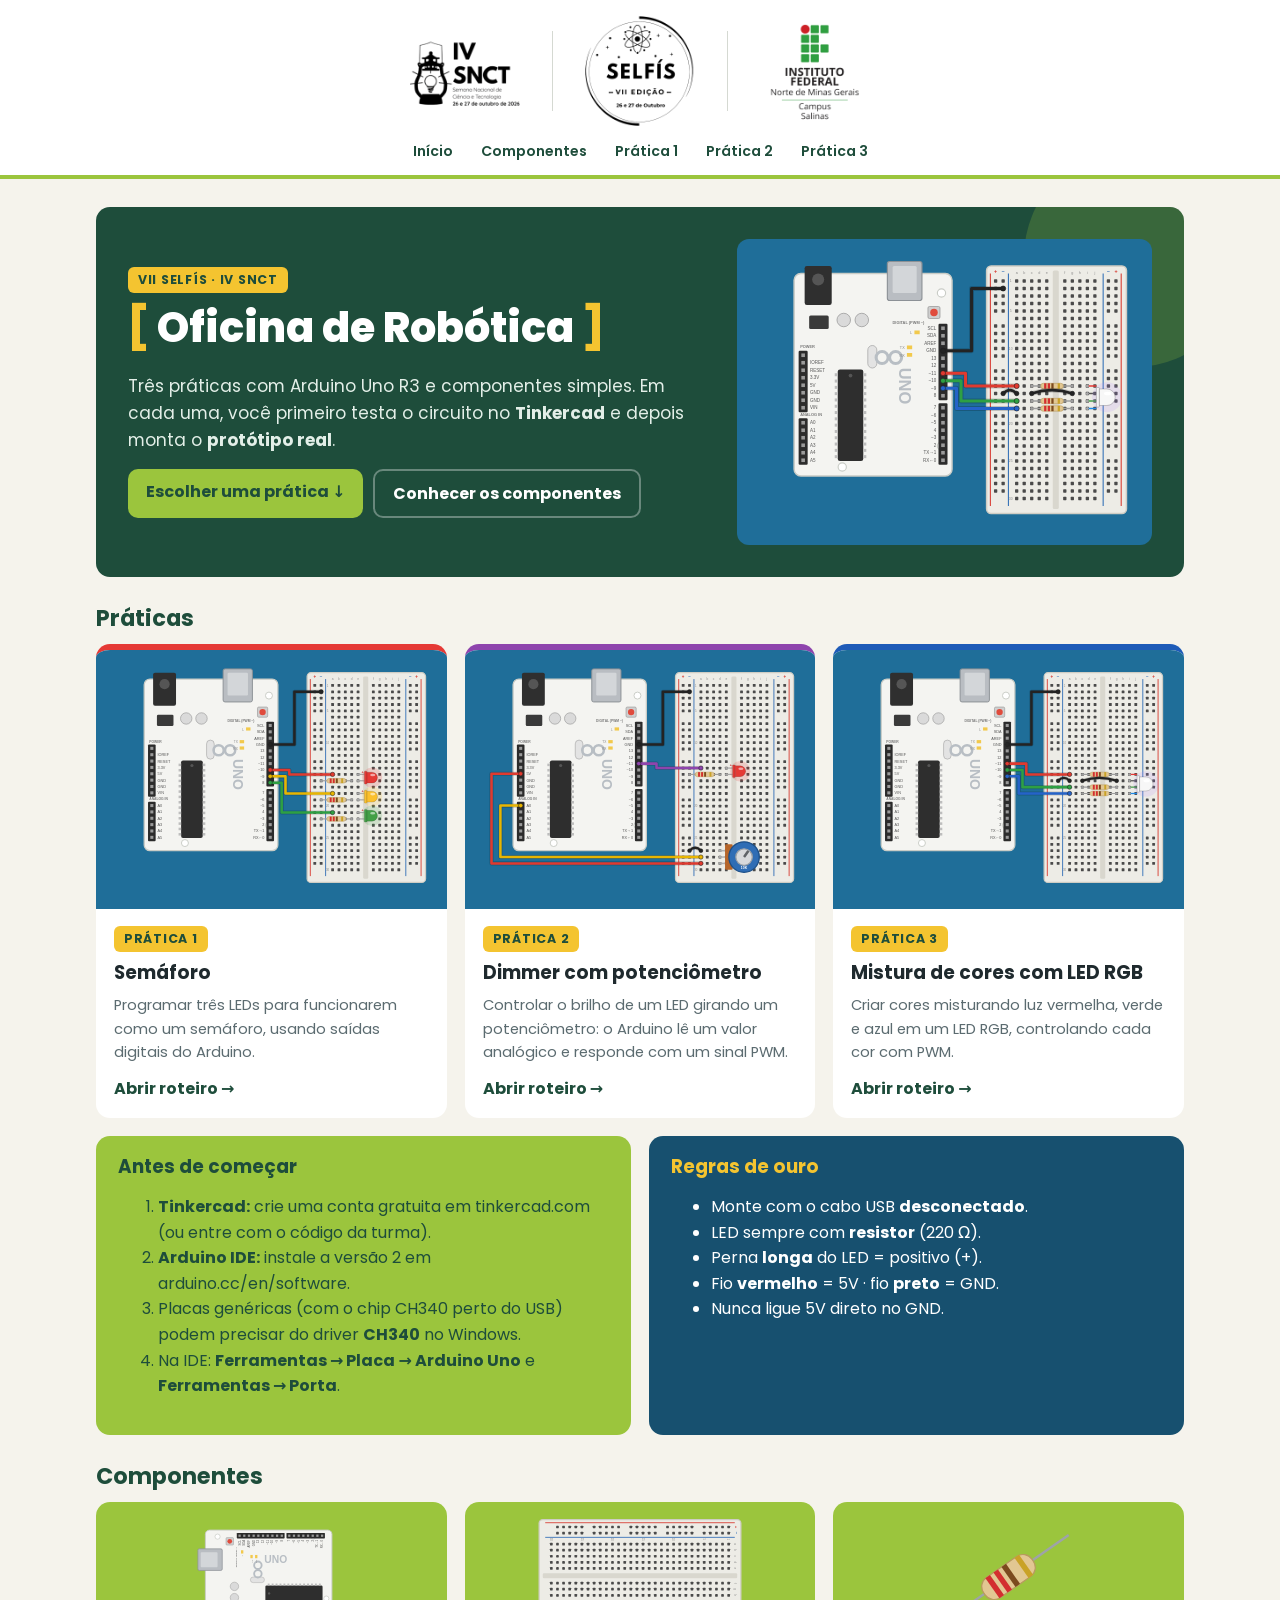
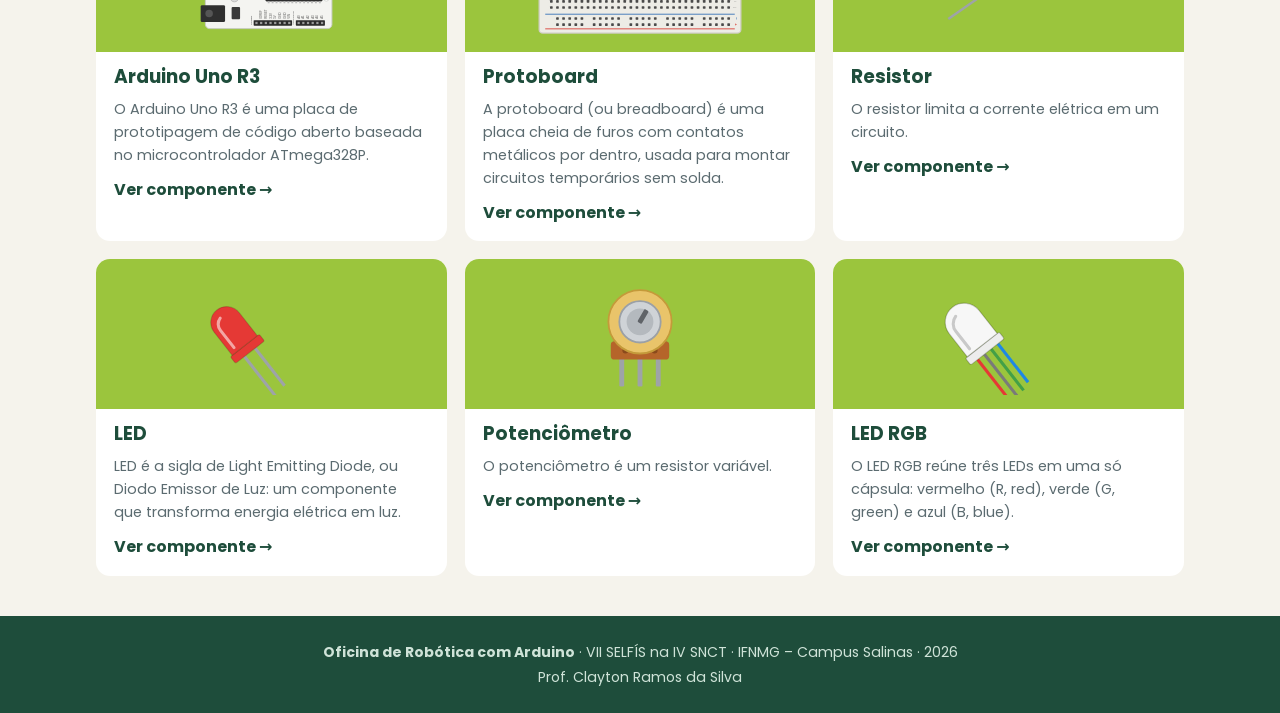
<file: index.html>
<!doctype html>
<html lang="pt-BR"><head><meta charset="utf-8"><meta name="viewport" content="width=device-width, initial-scale=1">
<title>Oficina de Robótica · SELFÍS</title><meta name="description" content="Roteiros e códigos da Oficina de Robótica com Arduino da SELFÍS.">
<link rel="preconnect" href="https://fonts.googleapis.com"><link rel="preconnect" href="https://fonts.gstatic.com" crossorigin>
<link href="https://fonts.googleapis.com/css2?family=Poppins:wght@400;500;600;700;800&family=JetBrains+Mono:wght@400;600&display=swap" rel="stylesheet">
<link rel="stylesheet" href="assets/style.css"><link rel="icon" href="assets/img/ledBig.svg">
</head><body><header class="top">
  <div class="logos"><span class="logo"><img src="assets/logos/logo-snct.png" alt="SNCT" onerror="this.parentNode.classList.add('vazio')"><b>SNCT</b></span><span class="sep"></span><span class="logo"><img src="assets/logos/logo-selfis.png" alt="SELFÍS" onerror="this.parentNode.classList.add('vazio')"><b>SELFÍS</b></span><span class="sep"></span><span class="logo"><img src="assets/logos/logo-if.png" alt="IFNMG · Campus Salinas" onerror="this.parentNode.classList.add('vazio')"><b>IFNMG · Campus Salinas</b></span></div>
  <nav><a href="index.html">Início</a><a href="componentes/index.html">Componentes</a><a href="pratica-1/index.html">Prática 1</a><a href="pratica-2/index.html">Prática 2</a><a href="pratica-3/index.html">Prática 3</a></nav>
</header><main>
  <section class="hero home">
    <div class="hero-txt">
      <span class="tag">VII SELFÍS · IV SNCT</span>
      <h1><span class="br">[</span> Oficina de Robótica <span class="br">]</span></h1>
      <p class="lead">Três práticas com Arduino Uno R3 e componentes simples. Em cada uma, você primeiro testa o circuito no <b>Tinkercad</b> e depois monta o <b>protótipo real</b>.</p>
      <div class="jump"><a href="#praticas" class="cta">Escolher uma prática ↓</a><a href="#componentes" class="cta ghost">Conhecer os componentes</a></div>
    </div>
    <img class="hero-img" src="assets/img/pratica3.svg" alt="Arduino e protoboard com LED RGB">
  </section>

  <section id="praticas"><h2 class="sec">Práticas</h2><div class="cards">
    <a class="card" href="pratica-1/index.html" style="--c:#E53935"><img src="assets/img/pratica1.svg" alt=""><div><span class="tag">Prática 1</span><h3>Semáforo</h3><p>Programar três LEDs para funcionarem como um semáforo, usando saídas digitais do Arduino.</p><span class="go">Abrir roteiro →</span></div></a><a class="card" href="pratica-2/index.html" style="--c:#8E44AD"><img src="assets/img/pratica2.svg" alt=""><div><span class="tag">Prática 2</span><h3>Dimmer com potenciômetro</h3><p>Controlar o brilho de um LED girando um potenciômetro: o Arduino lê um valor analógico e responde com um sinal PWM.</p><span class="go">Abrir roteiro →</span></div></a><a class="card" href="pratica-3/index.html" style="--c:#1E5BB8"><img src="assets/img/pratica3.svg" alt=""><div><span class="tag">Prática 3</span><h3>Mistura de cores com LED RGB</h3><p>Criar cores misturando luz vermelha, verde e azul em um LED RGB, controlando cada cor com PWM.</p><span class="go">Abrir roteiro →</span></div></a>
  </div></section>

  <section id="antes" class="grid2 eq">
    <div class="panel lime"><h2>Antes de começar</h2><ol>
      <li><b>Tinkercad:</b> crie uma conta gratuita em tinkercad.com (ou entre com o código da turma).</li>
      <li><b>Arduino IDE:</b> instale a versão 2 em arduino.cc/en/software.</li>
      <li>Placas genéricas (com o chip CH340 perto do USB) podem precisar do driver <b>CH340</b> no Windows.</li>
      <li>Na IDE: <b>Ferramentas → Placa → Arduino Uno</b> e <b>Ferramentas → Porta</b>.</li></ol></div>
    <div class="panel dark"><h2>Regras de ouro</h2><ul>
      <li>Monte com o cabo USB <b>desconectado</b>.</li>
      <li>LED sempre com <b>resistor</b> (220 Ω).</li>
      <li>Perna <b>longa</b> do LED = positivo (+).</li>
      <li>Fio <b>vermelho</b> = 5V · fio <b>preto</b> = GND.</li>
      <li>Nunca ligue 5V direto no GND.</li></ul></div>
  </section>

  <section id="componentes"><h2 class="sec">Componentes</h2><div class="comps"><a class="comp-card" href="componentes/arduino/index.html"><div class="ci"><img src="assets/img/arduinoBig.svg" alt=""></div><h3>Arduino Uno R3</h3><p>O Arduino Uno R3 é uma placa de prototipagem de código aberto baseada no microcontrolador ATmega328P.</p><span class="go">Ver componente →</span></a><a class="comp-card" href="componentes/protoboard/index.html"><div class="ci"><img src="assets/img/breadboardSmall.svg" alt=""></div><h3>Protoboard</h3><p>A protoboard (ou breadboard) é uma placa cheia de furos com contatos metálicos por dentro, usada para montar circuitos temporários sem solda.</p><span class="go">Ver componente →</span></a><a class="comp-card" href="componentes/resistor/index.html"><div class="ci"><img src="assets/img/resistorBig.svg" alt=""></div><h3>Resistor</h3><p>O resistor limita a corrente elétrica em um circuito.</p><span class="go">Ver componente →</span></a><a class="comp-card" href="componentes/led/index.html"><div class="ci"><img src="assets/img/ledBig.svg" alt=""></div><h3>LED</h3><p>LED é a sigla de Light Emitting Diode, ou Diodo Emissor de Luz: um componente que transforma energia elétrica em luz.</p><span class="go">Ver componente →</span></a><a class="comp-card" href="componentes/potenciometro/index.html"><div class="ci"><img src="assets/img/potBig.svg" alt=""></div><h3>Potenciômetro</h3><p>O potenciômetro é um resistor variável.</p><span class="go">Ver componente →</span></a><a class="comp-card" href="componentes/led-rgb/index.html"><div class="ci"><img src="assets/img/rgbBig.svg" alt=""></div><h3>LED RGB</h3><p>O LED RGB reúne três LEDs em uma só cápsula: vermelho (R, red), verde (G, green) e azul (B, blue).</p><span class="go">Ver componente →</span></a></div></section></main><footer><p><b>Oficina de Robótica com Arduino</b> · VII SELFÍS na IV SNCT · IFNMG – Campus Salinas · 2026</p><p>Prof. Clayton Ramos da Silva</p></footer><script src="assets/app.js"></script></body></html>
</file>
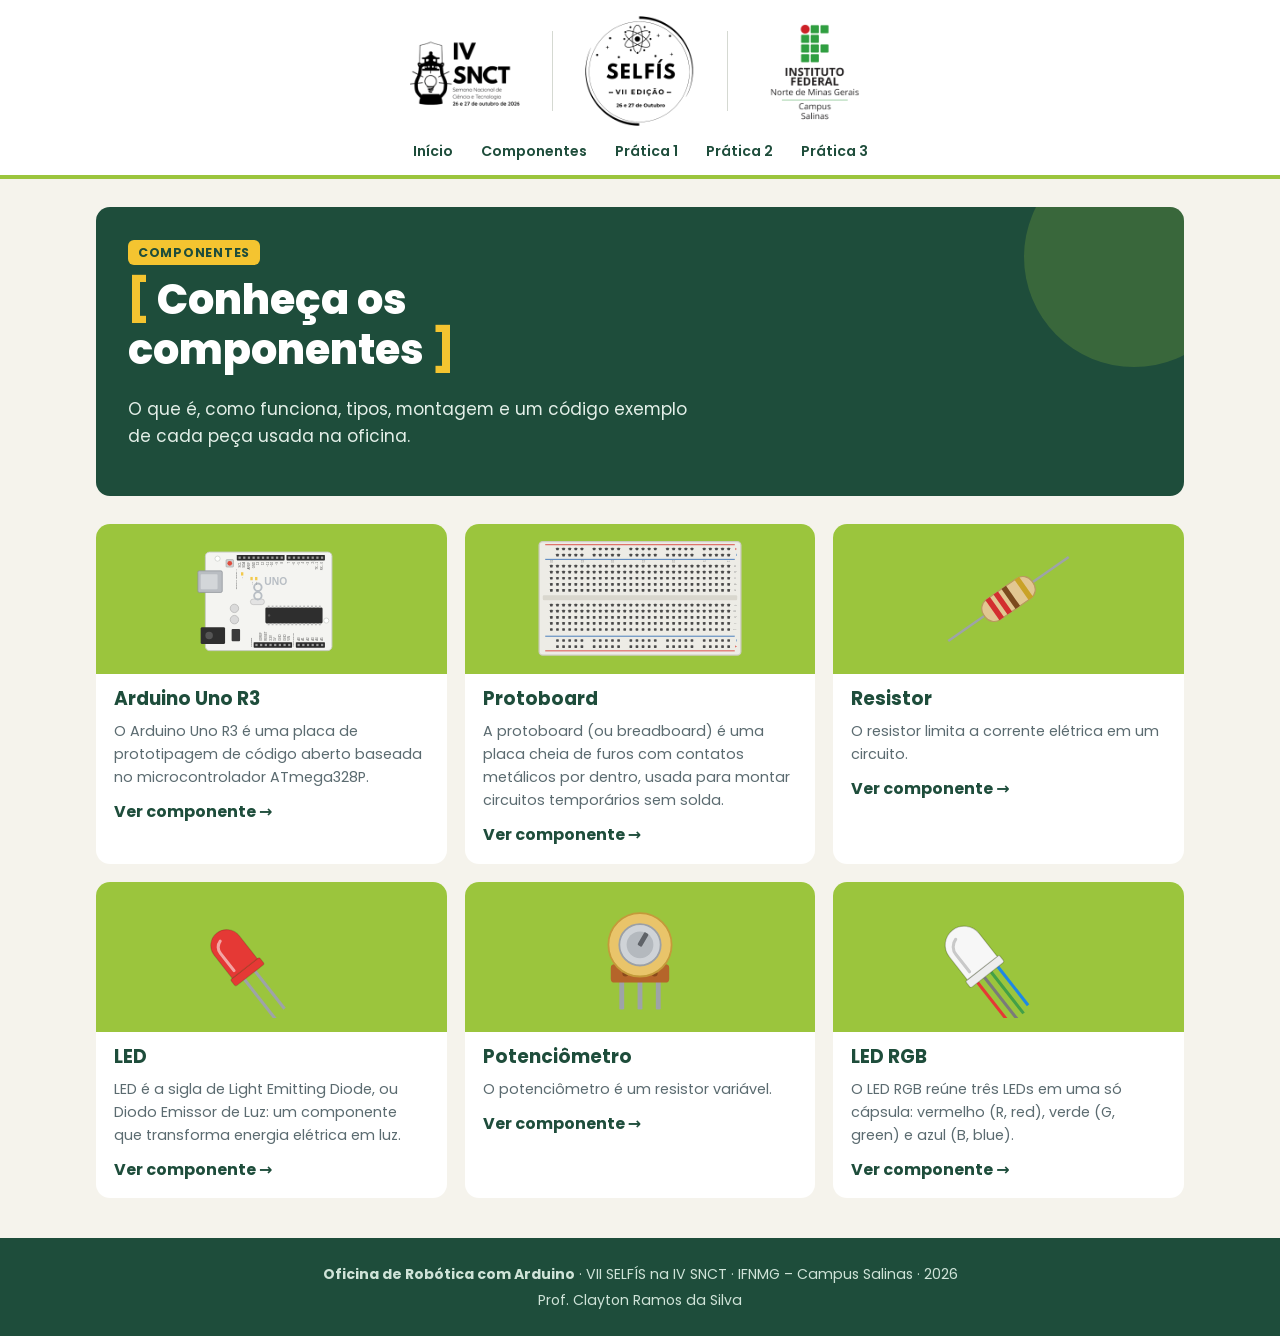
<file: componentes/index.html>
<!doctype html>
<html lang="pt-BR"><head><meta charset="utf-8"><meta name="viewport" content="width=device-width, initial-scale=1">
<title>Componentes · Oficina de Robótica SELFÍS</title><meta name="description" content="Componentes usados na Oficina de Robótica SELFÍS.">
<link rel="preconnect" href="https://fonts.googleapis.com"><link rel="preconnect" href="https://fonts.gstatic.com" crossorigin>
<link href="https://fonts.googleapis.com/css2?family=Poppins:wght@400;500;600;700;800&family=JetBrains+Mono:wght@400;600&display=swap" rel="stylesheet">
<link rel="stylesheet" href="../assets/style.css"><link rel="icon" href="../assets/img/ledBig.svg">
</head><body><header class="top">
  <div class="logos"><span class="logo"><img src="../assets/logos/logo-snct.png" alt="SNCT" onerror="this.parentNode.classList.add('vazio')"><b>SNCT</b></span><span class="sep"></span><span class="logo"><img src="../assets/logos/logo-selfis.png" alt="SELFÍS" onerror="this.parentNode.classList.add('vazio')"><b>SELFÍS</b></span><span class="sep"></span><span class="logo"><img src="../assets/logos/logo-if.png" alt="IFNMG · Campus Salinas" onerror="this.parentNode.classList.add('vazio')"><b>IFNMG · Campus Salinas</b></span></div>
  <nav><a href="../index.html">Início</a><a href="../componentes/index.html">Componentes</a><a href="../pratica-1/index.html">Prática 1</a><a href="../pratica-2/index.html">Prática 2</a><a href="../pratica-3/index.html">Prática 3</a></nav>
</header><main>
  <section class="hero"><div class="hero-txt"><span class="tag">Componentes</span><h1><span class="br">[</span> Conheça os componentes <span class="br">]</span></h1>
  <p class="lead">O que é, como funciona, tipos, montagem e um código exemplo de cada peça usada na oficina.</p></div></section>
  <div class="comps"><a class="comp-card" href="../componentes/arduino/index.html"><div class="ci"><img src="../assets/img/arduinoBig.svg" alt=""></div><h3>Arduino Uno R3</h3><p>O Arduino Uno R3 é uma placa de prototipagem de código aberto baseada no microcontrolador ATmega328P.</p><span class="go">Ver componente →</span></a><a class="comp-card" href="../componentes/protoboard/index.html"><div class="ci"><img src="../assets/img/breadboardSmall.svg" alt=""></div><h3>Protoboard</h3><p>A protoboard (ou breadboard) é uma placa cheia de furos com contatos metálicos por dentro, usada para montar circuitos temporários sem solda.</p><span class="go">Ver componente →</span></a><a class="comp-card" href="../componentes/resistor/index.html"><div class="ci"><img src="../assets/img/resistorBig.svg" alt=""></div><h3>Resistor</h3><p>O resistor limita a corrente elétrica em um circuito.</p><span class="go">Ver componente →</span></a><a class="comp-card" href="../componentes/led/index.html"><div class="ci"><img src="../assets/img/ledBig.svg" alt=""></div><h3>LED</h3><p>LED é a sigla de Light Emitting Diode, ou Diodo Emissor de Luz: um componente que transforma energia elétrica em luz.</p><span class="go">Ver componente →</span></a><a class="comp-card" href="../componentes/potenciometro/index.html"><div class="ci"><img src="../assets/img/potBig.svg" alt=""></div><h3>Potenciômetro</h3><p>O potenciômetro é um resistor variável.</p><span class="go">Ver componente →</span></a><a class="comp-card" href="../componentes/led-rgb/index.html"><div class="ci"><img src="../assets/img/rgbBig.svg" alt=""></div><h3>LED RGB</h3><p>O LED RGB reúne três LEDs em uma só cápsula: vermelho (R, red), verde (G, green) e azul (B, blue).</p><span class="go">Ver componente →</span></a></div></main><footer><p><b>Oficina de Robótica com Arduino</b> · VII SELFÍS na IV SNCT · IFNMG – Campus Salinas · 2026</p><p>Prof. Clayton Ramos da Silva</p></footer><script src="../assets/app.js"></script></body></html>
</file>
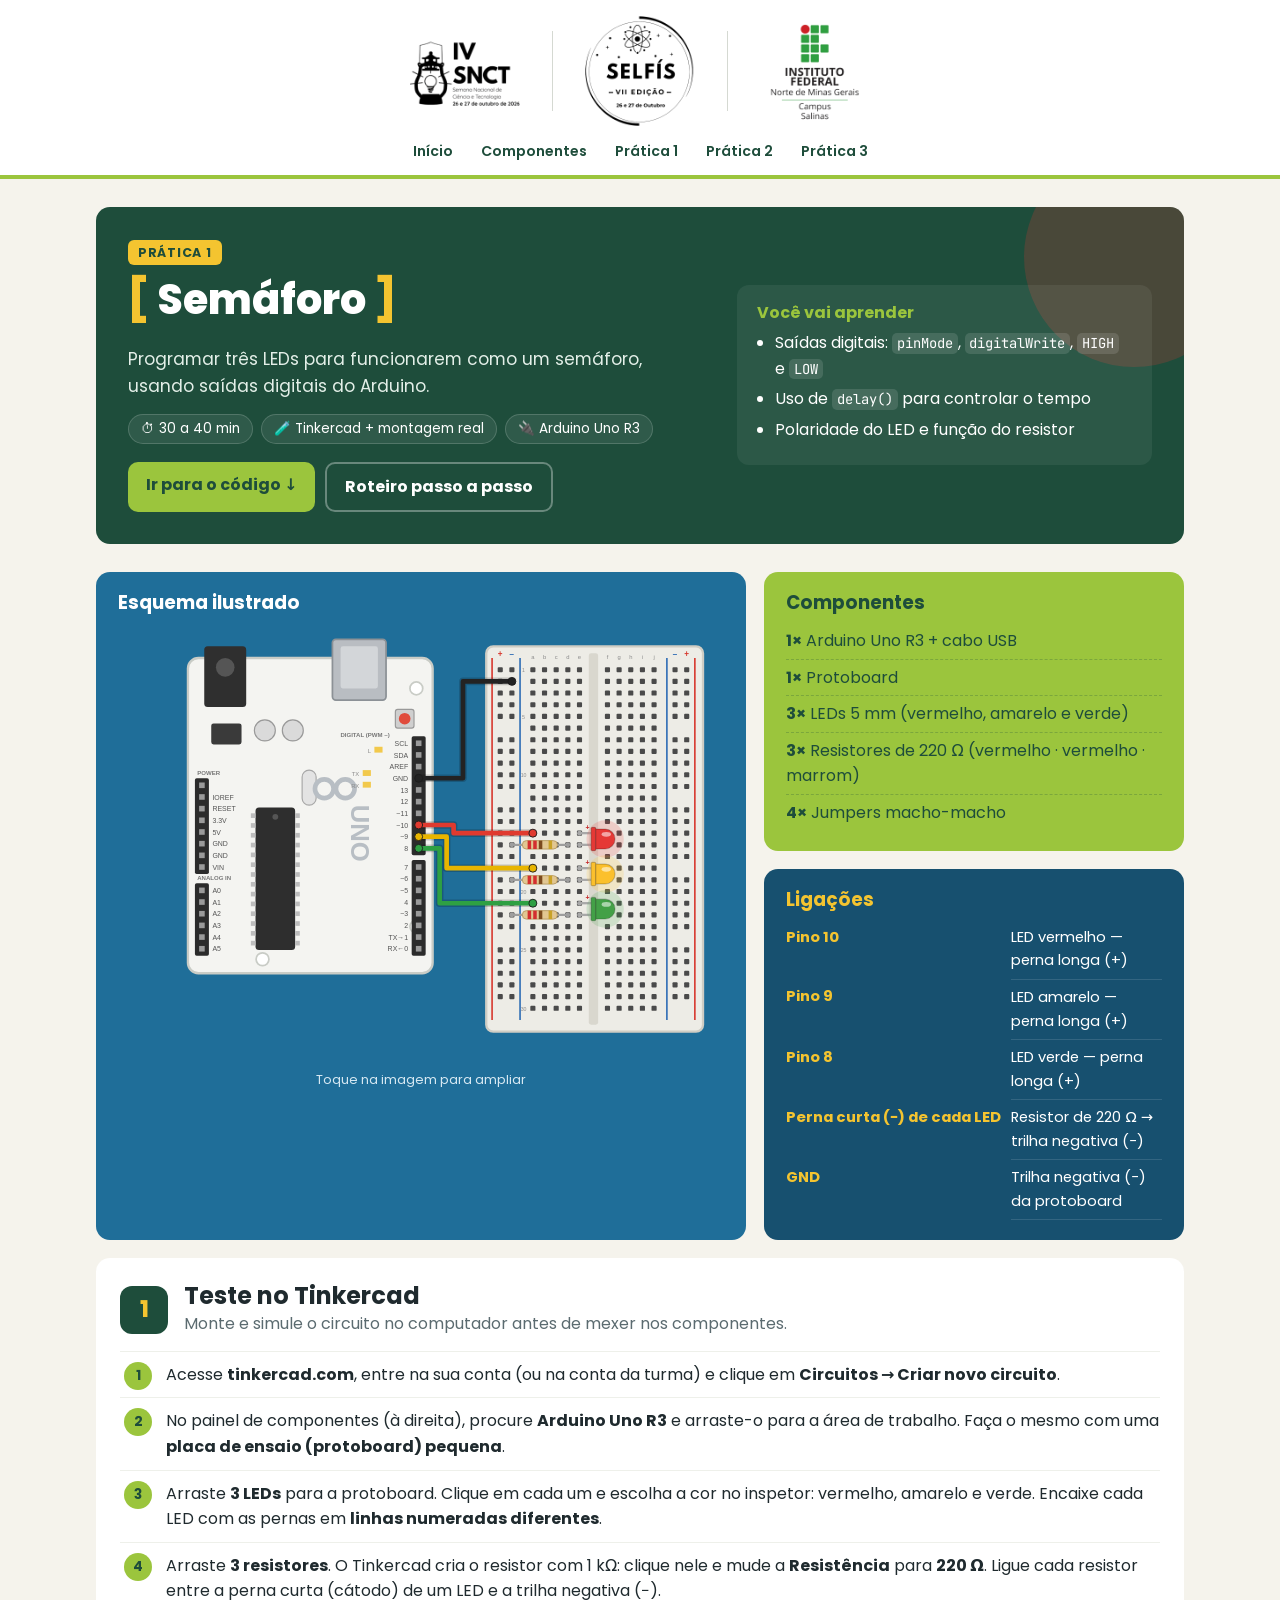
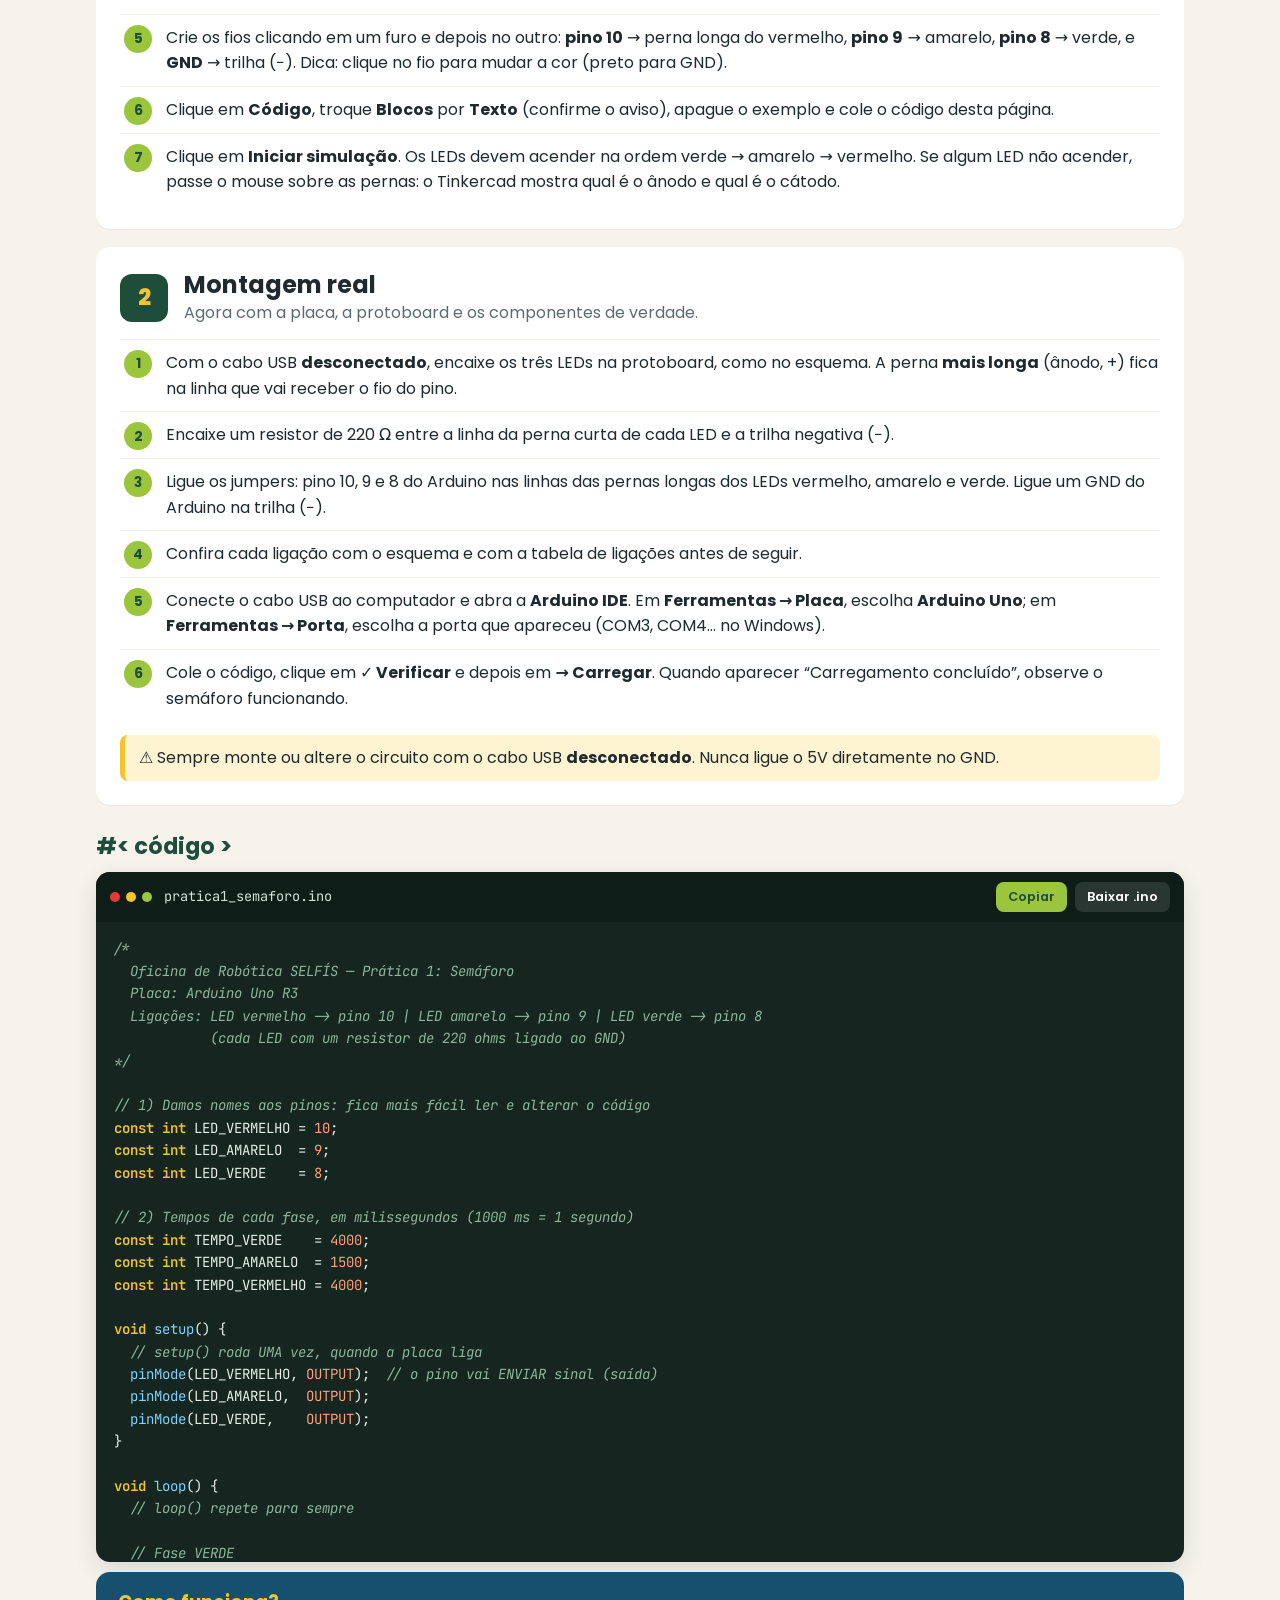
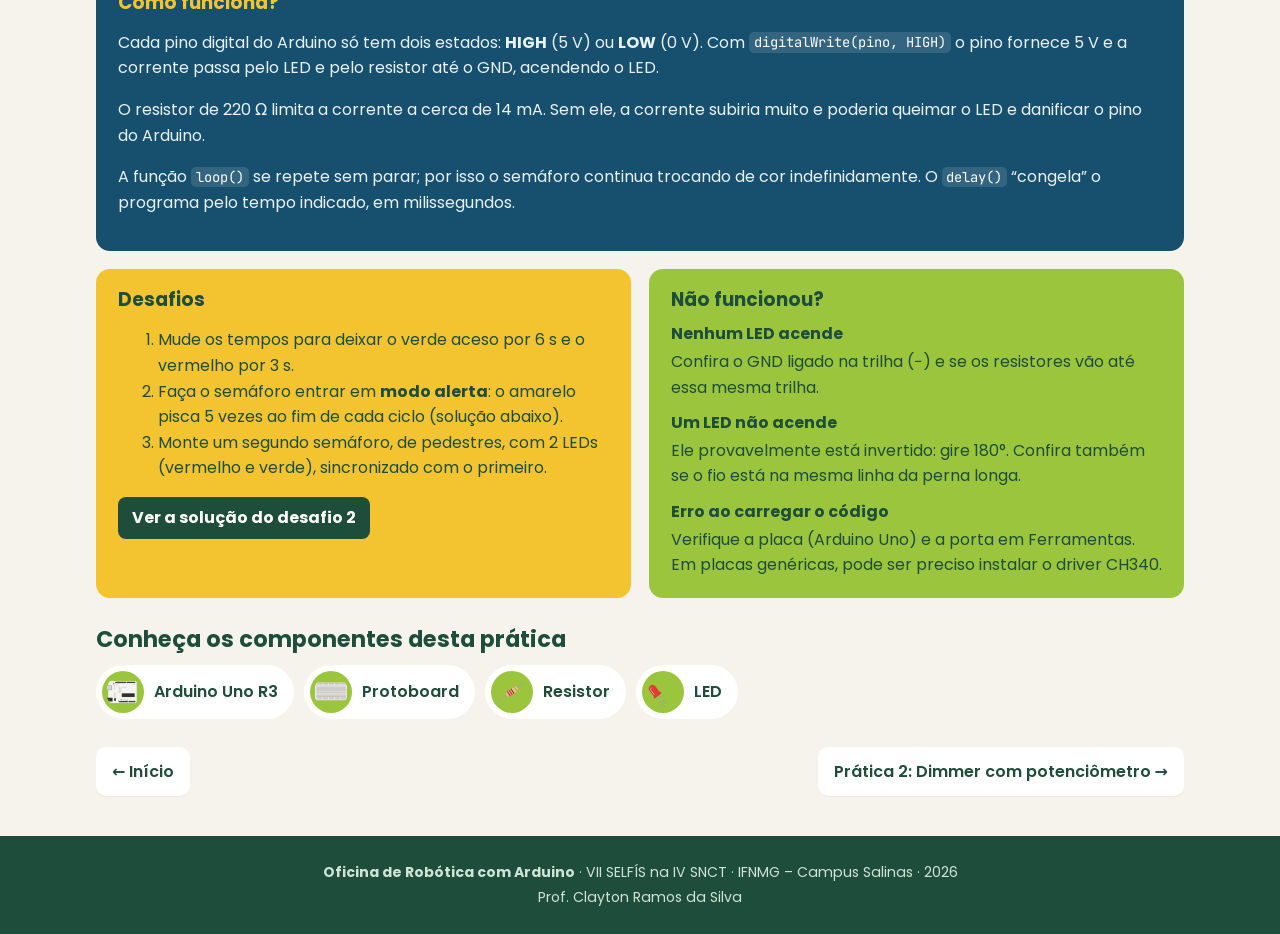
<file: pratica-1/index.html>
<!doctype html>
<html lang="pt-BR"><head><meta charset="utf-8"><meta name="viewport" content="width=device-width, initial-scale=1">
<title>Prática 1: Semáforo · Oficina de Robótica SELFÍS</title><meta name="description" content="Programar três LEDs para funcionarem como um semáforo, usando saídas digitais do Arduino.">
<link rel="preconnect" href="https://fonts.googleapis.com"><link rel="preconnect" href="https://fonts.gstatic.com" crossorigin>
<link href="https://fonts.googleapis.com/css2?family=Poppins:wght@400;500;600;700;800&family=JetBrains+Mono:wght@400;600&display=swap" rel="stylesheet">
<link rel="stylesheet" href="../assets/style.css"><link rel="icon" href="../assets/img/ledBig.svg">
</head><body><header class="top">
  <div class="logos"><span class="logo"><img src="../assets/logos/logo-snct.png" alt="SNCT" onerror="this.parentNode.classList.add('vazio')"><b>SNCT</b></span><span class="sep"></span><span class="logo"><img src="../assets/logos/logo-selfis.png" alt="SELFÍS" onerror="this.parentNode.classList.add('vazio')"><b>SELFÍS</b></span><span class="sep"></span><span class="logo"><img src="../assets/logos/logo-if.png" alt="IFNMG · Campus Salinas" onerror="this.parentNode.classList.add('vazio')"><b>IFNMG · Campus Salinas</b></span></div>
  <nav><a href="../index.html">Início</a><a href="../componentes/index.html">Componentes</a><a href="../pratica-1/index.html">Prática 1</a><a href="../pratica-2/index.html">Prática 2</a><a href="../pratica-3/index.html">Prática 3</a></nav>
</header><main>
  <section class="hero" style="--c:#E53935">
    <div class="hero-txt">
      <span class="tag">Prática 1</span>
      <h1><span class="br">[</span> Semáforo <span class="br">]</span></h1>
      <p class="lead">Programar três LEDs para funcionarem como um semáforo, usando saídas digitais do Arduino.</p>
      <ul class="meta"><li>⏱ 30 a 40 min</li><li>🧪 Tinkercad + montagem real</li><li>🔌 Arduino Uno R3</li></ul>
      <div class="jump"><a href="#codigo" class="cta">Ir para o código ↓</a><a href="#tinkercad" class="cta ghost">Roteiro passo a passo</a></div>
    </div>
    <div class="hero-learn"><h3>Você vai aprender</h3><ul><li>Saídas digitais: <code>pinMode</code>, <code>digitalWrite</code>, <code>HIGH</code> e <code>LOW</code></li><li>Uso de <code>delay()</code> para controlar o tempo</li><li>Polaridade do LED e função do resistor</li></ul></div>
  </section>

  <section class="grid2">
    <div class="panel blue"><h2>Esquema ilustrado</h2><a href="../assets/img/pratica1.svg" target="_blank" rel="noopener"><img class="esquema" src="../assets/img/pratica1.svg" alt="Esquema de montagem da prática 1"></a><p class="zoom">Toque na imagem para ampliar</p></div>
    <div class="side">
      <div class="panel lime"><h2>Componentes</h2><ul class="comp"><li><b>1×</b> Arduino Uno R3 + cabo USB</li><li><b>1×</b> Protoboard</li><li><b>3×</b> LEDs 5 mm (vermelho, amarelo e verde)</li><li><b>3×</b> Resistores de 220 Ω (vermelho · vermelho · marrom)</li><li><b>4×</b> Jumpers macho-macho</li></ul></div>
      <div class="panel dark"><h2>Ligações</h2><table class="lig"><tr><th>Pino 10</th><td>LED vermelho — perna longa (+)</td></tr><tr><th>Pino 9</th><td>LED amarelo — perna longa (+)</td></tr><tr><th>Pino 8</th><td>LED verde — perna longa (+)</td></tr><tr><th>Perna curta (−) de cada LED</th><td>Resistor de 220 Ω → trilha negativa (−)</td></tr><tr><th>GND</th><td>Trilha negativa (−) da protoboard</td></tr></table></div>
    </div>
  </section>

  <section class="steps" id="tinkercad">
    <div class="step-head"><span class="num">1</span><div><h2>Teste no Tinkercad</h2><p>Monte e simule o circuito no computador antes de mexer nos componentes.</p></div></div>
    <ol><li>Acesse <b>tinkercad.com</b>, entre na sua conta (ou na conta da turma) e clique em <b>Circuitos → Criar novo circuito</b>.</li><li>No painel de componentes (à direita), procure <b>Arduino Uno R3</b> e arraste-o para a área de trabalho. Faça o mesmo com uma <b>placa de ensaio (protoboard) pequena</b>.</li><li>Arraste <b>3 LEDs</b> para a protoboard. Clique em cada um e escolha a cor no inspetor: vermelho, amarelo e verde. Encaixe cada LED com as pernas em <b>linhas numeradas diferentes</b>.</li><li>Arraste <b>3 resistores</b>. O Tinkercad cria o resistor com 1 kΩ: clique nele e mude a <b>Resistência</b> para <b>220 Ω</b>. Ligue cada resistor entre a perna curta (cátodo) de um LED e a trilha negativa (−).</li><li>Crie os fios clicando em um furo e depois no outro: <b>pino 10</b> → perna longa do vermelho, <b>pino 9</b> → amarelo, <b>pino 8</b> → verde, e <b>GND</b> → trilha (−). Dica: clique no fio para mudar a cor (preto para GND).</li><li>Clique em <b>Código</b>, troque <b>Blocos</b> por <b>Texto</b> (confirme o aviso), apague o exemplo e cole o código desta página.</li><li>Clique em <b>Iniciar simulação</b>. Os LEDs devem acender na ordem verde → amarelo → vermelho. Se algum LED não acender, passe o mouse sobre as pernas: o Tinkercad mostra qual é o ânodo e qual é o cátodo.</li></ol>
  </section>
  <section class="steps" id="real">
    <div class="step-head"><span class="num">2</span><div><h2>Montagem real</h2><p>Agora com a placa, a protoboard e os componentes de verdade.</p></div></div>
    <ol><li>Com o cabo USB <b>desconectado</b>, encaixe os três LEDs na protoboard, como no esquema. A perna <b>mais longa</b> (ânodo, +) fica na linha que vai receber o fio do pino.</li><li>Encaixe um resistor de 220 Ω entre a linha da perna curta de cada LED e a trilha negativa (−).</li><li>Ligue os jumpers: pino 10, 9 e 8 do Arduino nas linhas das pernas longas dos LEDs vermelho, amarelo e verde. Ligue um GND do Arduino na trilha (−).</li><li>Confira cada ligação com o esquema e com a tabela de ligações antes de seguir.</li><li>Conecte o cabo USB ao computador e abra a <b>Arduino IDE</b>. Em <b>Ferramentas → Placa</b>, escolha <b>Arduino Uno</b>; em <b>Ferramentas → Porta</b>, escolha a porta que apareceu (COM3, COM4… no Windows).</li><li>Cole o código, clique em <b>✓ Verificar</b> e depois em <b>→ Carregar</b>. Quando aparecer “Carregamento concluído”, observe o semáforo funcionando.</li></ol>
    <p class="alerta">⚠️ Sempre monte ou altere o circuito com o cabo USB <b>desconectado</b>. Nunca ligue o 5V diretamente no GND.</p>
  </section>

  <section id="codigo"><h2 class="sec">#&lt; código &gt;</h2><div class="code">
    <div class="code-bar"><span class="dots"><i></i><i></i><i></i></span><span class="fname">pratica1_semaforo.ino</span>
      <span class="actions"><button class="btn-copy" data-target="pratica1_semaforo.ino">Copiar</button><a class="btn-dl" href="../assets/codigos/pratica1_semaforo.ino" download>Baixar .ino</a></span></div>
    <pre id="pratica1_semaforo.ino"><code><span class="c">/*
  Oficina de Robótica SELFÍS — Prática 1: Semáforo
  Placa: Arduino Uno R3
  Ligações: LED vermelho -&gt; pino 10 | LED amarelo -&gt; pino 9 | LED verde -&gt; pino 8
            (cada LED com um resistor de 220 ohms ligado ao GND)
*/</span>

<span class="c">// 1) Damos nomes aos pinos: fica mais fácil ler e alterar o código</span>
<span class="k">const</span> <span class="k">int</span> LED_VERMELHO = <span class="n">10</span>;
<span class="k">const</span> <span class="k">int</span> LED_AMARELO  = <span class="n">9</span>;
<span class="k">const</span> <span class="k">int</span> LED_VERDE    = <span class="n">8</span>;

<span class="c">// 2) Tempos de cada fase, em milissegundos (1000 ms = 1 segundo)</span>
<span class="k">const</span> <span class="k">int</span> TEMPO_VERDE    = <span class="n">4000</span>;
<span class="k">const</span> <span class="k">int</span> TEMPO_AMARELO  = <span class="n">1500</span>;
<span class="k">const</span> <span class="k">int</span> TEMPO_VERMELHO = <span class="n">4000</span>;

<span class="k">void</span> <span class="f">setup</span>() {
  <span class="c">// setup() roda UMA vez, quando a placa liga</span>
  <span class="f">pinMode</span>(LED_VERMELHO, <span class="n">OUTPUT</span>);  <span class="c">// o pino vai ENVIAR sinal (saída)</span>
  <span class="f">pinMode</span>(LED_AMARELO,  <span class="n">OUTPUT</span>);
  <span class="f">pinMode</span>(LED_VERDE,    <span class="n">OUTPUT</span>);
}

<span class="k">void</span> <span class="f">loop</span>() {
  <span class="c">// loop() repete para sempre</span>

  <span class="c">// Fase VERDE</span>
  <span class="f">digitalWrite</span>(LED_VERDE, <span class="n">HIGH</span>);   <span class="c">// HIGH = 5 V = LED aceso</span>
  <span class="f">digitalWrite</span>(LED_AMARELO, <span class="n">LOW</span>);  <span class="c">// LOW  = 0 V = LED apagado</span>
  <span class="f">digitalWrite</span>(LED_VERMELHO, <span class="n">LOW</span>);
  <span class="f">delay</span>(TEMPO_VERDE);              <span class="c">// espera</span>

  <span class="c">// Fase AMARELA</span>
  <span class="f">digitalWrite</span>(LED_VERDE, <span class="n">LOW</span>);
  <span class="f">digitalWrite</span>(LED_AMARELO, <span class="n">HIGH</span>);
  <span class="f">delay</span>(TEMPO_AMARELO);

  <span class="c">// Fase VERMELHA</span>
  <span class="f">digitalWrite</span>(LED_AMARELO, <span class="n">LOW</span>);
  <span class="f">digitalWrite</span>(LED_VERMELHO, <span class="n">HIGH</span>);
  <span class="f">delay</span>(TEMPO_VERMELHO);
}
</code></pre>
  </div></section>

  <section class="panel dark explica"><h2>Como funciona?</h2><p>Cada pino digital do Arduino só tem dois estados: <b>HIGH</b> (5 V) ou <b>LOW</b> (0 V). Com <code>digitalWrite(pino, HIGH)</code> o pino fornece 5 V e a corrente passa pelo LED e pelo resistor até o GND, acendendo o LED.</p><p>O resistor de 220 Ω limita a corrente a cerca de 14 mA. Sem ele, a corrente subiria muito e poderia queimar o LED e danificar o pino do Arduino.</p><p>A função <code>loop()</code> se repete sem parar; por isso o semáforo continua trocando de cor indefinidamente. O <code>delay()</code> “congela” o programa pelo tempo indicado, em milissegundos.</p></section>

  <section class="grid2 eq">
    <div class="panel yellow"><h2>Desafios</h2><ol><li>Mude os tempos para deixar o verde aceso por 6 s e o vermelho por 3 s.</li><li>Faça o semáforo entrar em <b>modo alerta</b>: o amarelo pisca 5 vezes ao fim de cada ciclo (solução abaixo).</li><li>Monte um segundo semáforo, de pedestres, com 2 LEDs (vermelho e verde), sincronizado com o primeiro.</li></ol>
      <details><summary>Ver a solução do desafio 2</summary><div class="code">
    <div class="code-bar"><span class="dots"><i></i><i></i><i></i></span><span class="fname">desafio1_pisca_alerta.ino</span>
      <span class="actions"><button class="btn-copy" data-target="desafio1_pisca_alerta.ino">Copiar</button><a class="btn-dl" href="../assets/codigos/desafio1_pisca_alerta.ino" download>Baixar .ino</a></span></div>
    <pre id="desafio1_pisca_alerta.ino"><code><span class="c">/*
  Oficina de Robótica SELFÍS — Desafio da Prática 1
  Semáforo com "modo alerta": depois de cada ciclo, o amarelo pisca 5 vezes.
  Mesma montagem da Prática 1.
*/</span>
<span class="k">const</span> <span class="k">int</span> LED_VERMELHO = <span class="n">10</span>;
<span class="k">const</span> <span class="k">int</span> LED_AMARELO  = <span class="n">9</span>;
<span class="k">const</span> <span class="k">int</span> LED_VERDE    = <span class="n">8</span>;

<span class="k">void</span> <span class="f">setup</span>() {
  <span class="f">pinMode</span>(LED_VERMELHO, <span class="n">OUTPUT</span>);
  <span class="f">pinMode</span>(LED_AMARELO,  <span class="n">OUTPUT</span>);
  <span class="f">pinMode</span>(LED_VERDE,    <span class="n">OUTPUT</span>);
}

<span class="k">void</span> apagaTudo() {
  <span class="f">digitalWrite</span>(LED_VERMELHO, <span class="n">LOW</span>);
  <span class="f">digitalWrite</span>(LED_AMARELO,  <span class="n">LOW</span>);
  <span class="f">digitalWrite</span>(LED_VERDE,    <span class="n">LOW</span>);
}

<span class="k">void</span> <span class="f">loop</span>() {
  apagaTudo(); <span class="f">digitalWrite</span>(LED_VERDE, <span class="n">HIGH</span>);    <span class="f">delay</span>(<span class="n">4000</span>);
  apagaTudo(); <span class="f">digitalWrite</span>(LED_AMARELO, <span class="n">HIGH</span>);  <span class="f">delay</span>(<span class="n">1500</span>);
  apagaTudo(); <span class="f">digitalWrite</span>(LED_VERMELHO, <span class="n">HIGH</span>); <span class="f">delay</span>(<span class="n">4000</span>);

  <span class="c">// Modo alerta: o laço "for" repete o bloco 5 vezes</span>
  apagaTudo();
  <span class="k">for</span> (<span class="k">int</span> i = <span class="n">0</span>; i &lt; <span class="n">5</span>; i++) {
    <span class="f">digitalWrite</span>(LED_AMARELO, <span class="n">HIGH</span>);
    <span class="f">delay</span>(<span class="n">400</span>);
    <span class="f">digitalWrite</span>(LED_AMARELO, <span class="n">LOW</span>);
    <span class="f">delay</span>(<span class="n">400</span>);
  }
}
</code></pre>
  </div></details></div>
    <div class="panel lime"><h2>Não funcionou?</h2><dl><dt>Nenhum LED acende</dt><dd>Confira o GND ligado na trilha (−) e se os resistores vão até essa mesma trilha.</dd><dt>Um LED não acende</dt><dd>Ele provavelmente está invertido: gire 180°. Confira também se o fio está na mesma linha da perna longa.</dd><dt>Erro ao carregar o código</dt><dd>Verifique a placa (Arduino Uno) e a porta em Ferramentas. Em placas genéricas, pode ser preciso instalar o driver CH340.</dd></dl></div>
  </section>

  <section><h2 class="sec">Conheça os componentes desta prática</h2><div class="chips">
    <a class="chip" href="../componentes/arduino/index.html"><img src="../assets/img/arduinoBig.svg" alt="">Arduino Uno R3</a><a class="chip" href="../componentes/protoboard/index.html"><img src="../assets/img/breadboardSmall.svg" alt="">Protoboard</a><a class="chip" href="../componentes/resistor/index.html"><img src="../assets/img/resistorBig.svg" alt="">Resistor</a><a class="chip" href="../componentes/led/index.html"><img src="../assets/img/ledBig.svg" alt="">LED</a>
  </div></section>

  <nav class="pager"><a href="../index.html">← Início</a><a href="../pratica-2/index.html">Prática 2: Dimmer com potenciômetro →</a></nav></main><footer><p><b>Oficina de Robótica com Arduino</b> · VII SELFÍS na IV SNCT · IFNMG – Campus Salinas · 2026</p><p>Prof. Clayton Ramos da Silva</p></footer><script src="../assets/app.js"></script></body></html>
</file>
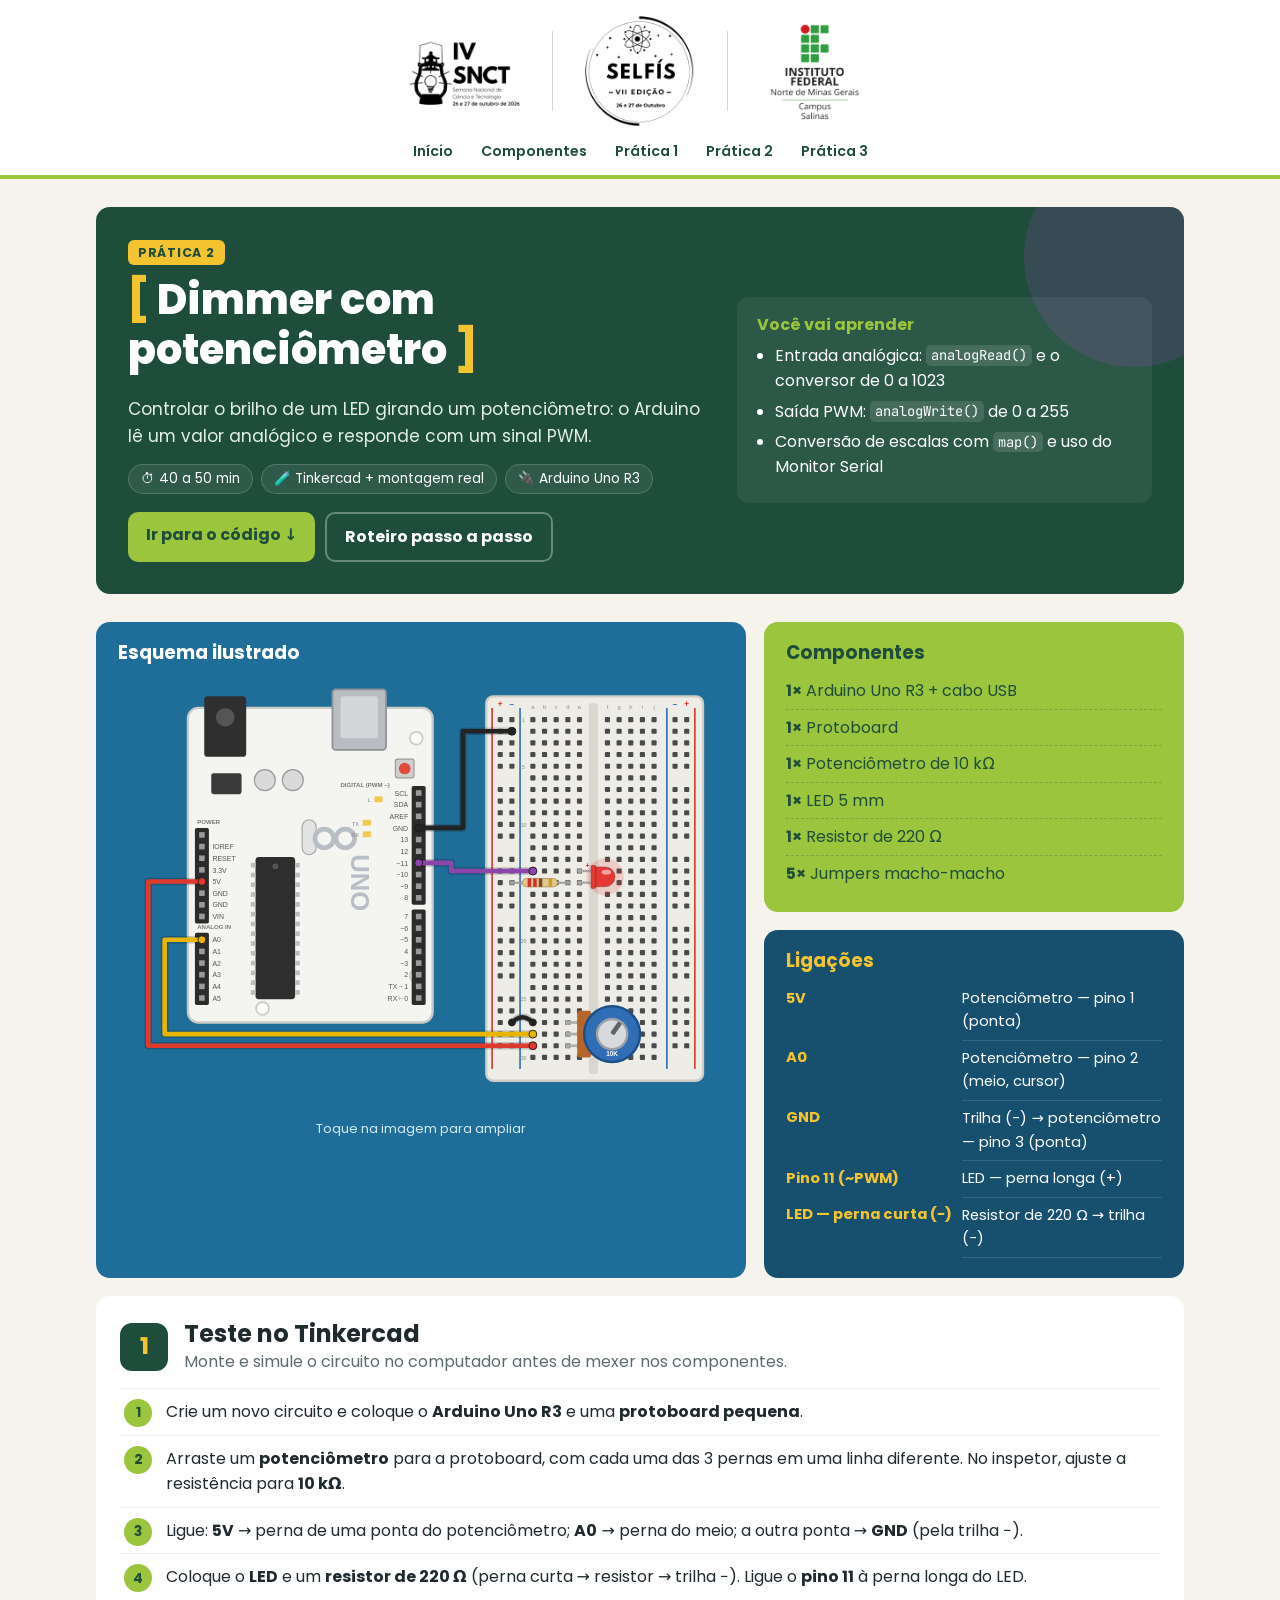
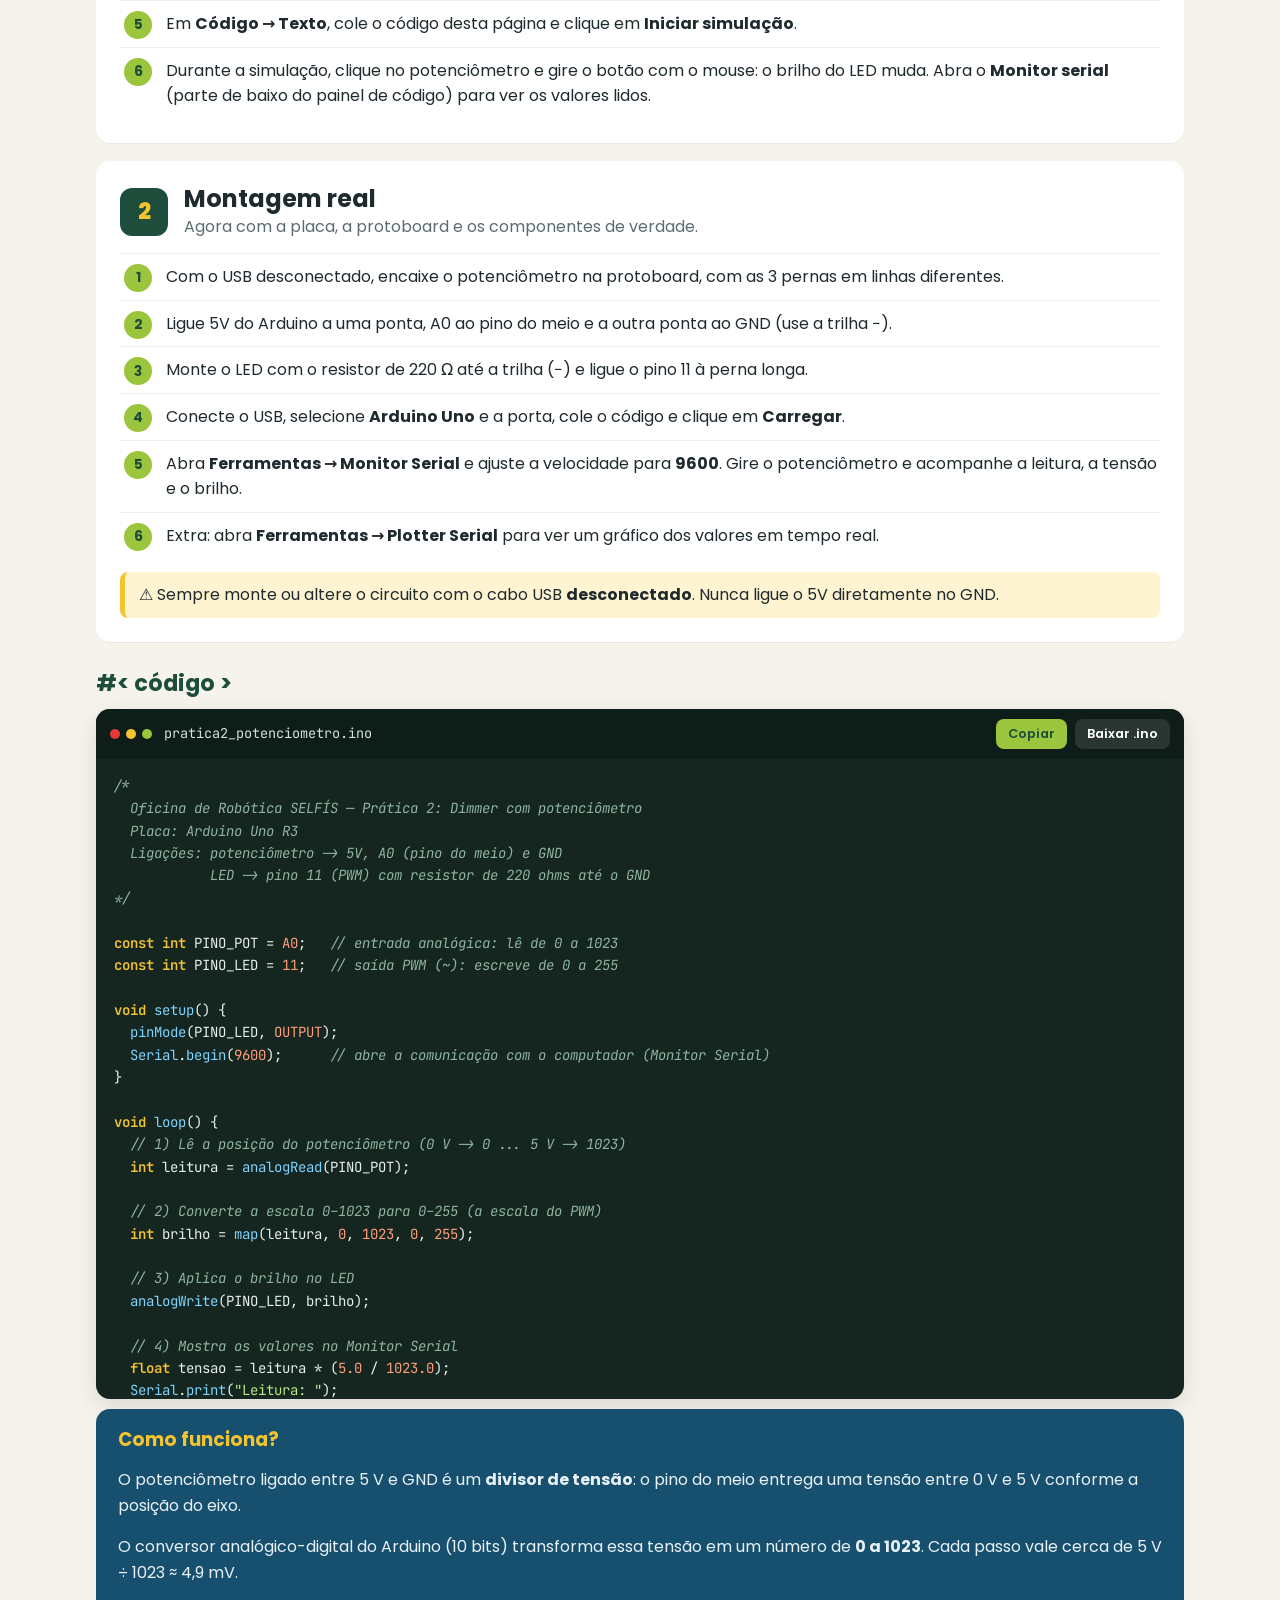
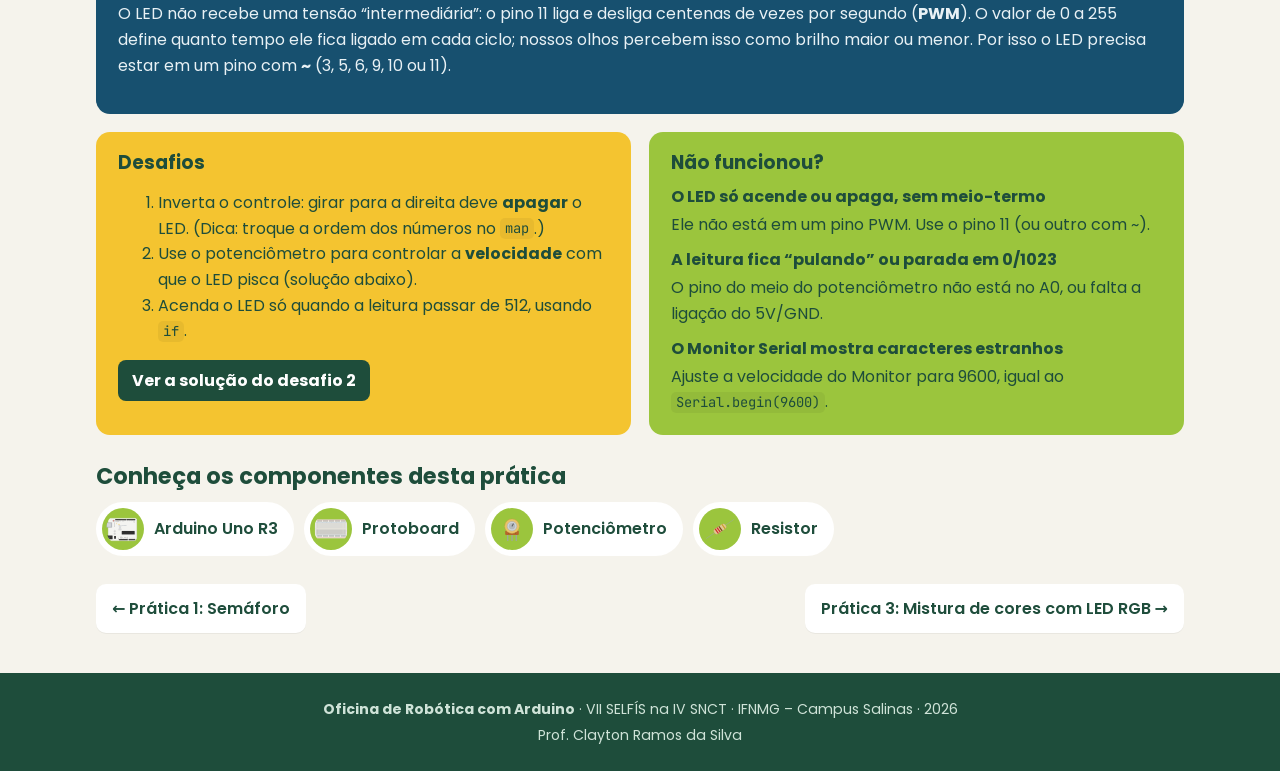
<file: pratica-2/index.html>
<!doctype html>
<html lang="pt-BR"><head><meta charset="utf-8"><meta name="viewport" content="width=device-width, initial-scale=1">
<title>Prática 2: Dimmer com potenciômetro · Oficina de Robótica SELFÍS</title><meta name="description" content="Controlar o brilho de um LED girando um potenciômetro: o Arduino lê um valor analógico e responde com um sinal PWM.">
<link rel="preconnect" href="https://fonts.googleapis.com"><link rel="preconnect" href="https://fonts.gstatic.com" crossorigin>
<link href="https://fonts.googleapis.com/css2?family=Poppins:wght@400;500;600;700;800&family=JetBrains+Mono:wght@400;600&display=swap" rel="stylesheet">
<link rel="stylesheet" href="../assets/style.css"><link rel="icon" href="../assets/img/ledBig.svg">
</head><body><header class="top">
  <div class="logos"><span class="logo"><img src="../assets/logos/logo-snct.png" alt="SNCT" onerror="this.parentNode.classList.add('vazio')"><b>SNCT</b></span><span class="sep"></span><span class="logo"><img src="../assets/logos/logo-selfis.png" alt="SELFÍS" onerror="this.parentNode.classList.add('vazio')"><b>SELFÍS</b></span><span class="sep"></span><span class="logo"><img src="../assets/logos/logo-if.png" alt="IFNMG · Campus Salinas" onerror="this.parentNode.classList.add('vazio')"><b>IFNMG · Campus Salinas</b></span></div>
  <nav><a href="../index.html">Início</a><a href="../componentes/index.html">Componentes</a><a href="../pratica-1/index.html">Prática 1</a><a href="../pratica-2/index.html">Prática 2</a><a href="../pratica-3/index.html">Prática 3</a></nav>
</header><main>
  <section class="hero" style="--c:#8E44AD">
    <div class="hero-txt">
      <span class="tag">Prática 2</span>
      <h1><span class="br">[</span> Dimmer com potenciômetro <span class="br">]</span></h1>
      <p class="lead">Controlar o brilho de um LED girando um potenciômetro: o Arduino lê um valor analógico e responde com um sinal PWM.</p>
      <ul class="meta"><li>⏱ 40 a 50 min</li><li>🧪 Tinkercad + montagem real</li><li>🔌 Arduino Uno R3</li></ul>
      <div class="jump"><a href="#codigo" class="cta">Ir para o código ↓</a><a href="#tinkercad" class="cta ghost">Roteiro passo a passo</a></div>
    </div>
    <div class="hero-learn"><h3>Você vai aprender</h3><ul><li>Entrada analógica: <code>analogRead()</code> e o conversor de 0 a 1023</li><li>Saída PWM: <code>analogWrite()</code> de 0 a 255</li><li>Conversão de escalas com <code>map()</code> e uso do Monitor Serial</li></ul></div>
  </section>

  <section class="grid2">
    <div class="panel blue"><h2>Esquema ilustrado</h2><a href="../assets/img/pratica2.svg" target="_blank" rel="noopener"><img class="esquema" src="../assets/img/pratica2.svg" alt="Esquema de montagem da prática 2"></a><p class="zoom">Toque na imagem para ampliar</p></div>
    <div class="side">
      <div class="panel lime"><h2>Componentes</h2><ul class="comp"><li><b>1×</b> Arduino Uno R3 + cabo USB</li><li><b>1×</b> Protoboard</li><li><b>1×</b> Potenciômetro de 10 kΩ</li><li><b>1×</b> LED 5 mm</li><li><b>1×</b> Resistor de 220 Ω</li><li><b>5×</b> Jumpers macho-macho</li></ul></div>
      <div class="panel dark"><h2>Ligações</h2><table class="lig"><tr><th>5V</th><td>Potenciômetro — pino 1 (ponta)</td></tr><tr><th>A0</th><td>Potenciômetro — pino 2 (meio, cursor)</td></tr><tr><th>GND</th><td>Trilha (−) → potenciômetro — pino 3 (ponta)</td></tr><tr><th>Pino 11 (~PWM)</th><td>LED — perna longa (+)</td></tr><tr><th>LED — perna curta (−)</th><td>Resistor de 220 Ω → trilha (−)</td></tr></table></div>
    </div>
  </section>

  <section class="steps" id="tinkercad">
    <div class="step-head"><span class="num">1</span><div><h2>Teste no Tinkercad</h2><p>Monte e simule o circuito no computador antes de mexer nos componentes.</p></div></div>
    <ol><li>Crie um novo circuito e coloque o <b>Arduino Uno R3</b> e uma <b>protoboard pequena</b>.</li><li>Arraste um <b>potenciômetro</b> para a protoboard, com cada uma das 3 pernas em uma linha diferente. No inspetor, ajuste a resistência para <b>10 kΩ</b>.</li><li>Ligue: <b>5V</b> → perna de uma ponta do potenciômetro; <b>A0</b> → perna do meio; a outra ponta → <b>GND</b> (pela trilha −).</li><li>Coloque o <b>LED</b> e um <b>resistor de 220 Ω</b> (perna curta → resistor → trilha −). Ligue o <b>pino 11</b> à perna longa do LED.</li><li>Em <b>Código → Texto</b>, cole o código desta página e clique em <b>Iniciar simulação</b>.</li><li>Durante a simulação, clique no potenciômetro e gire o botão com o mouse: o brilho do LED muda. Abra o <b>Monitor serial</b> (parte de baixo do painel de código) para ver os valores lidos.</li></ol>
  </section>
  <section class="steps" id="real">
    <div class="step-head"><span class="num">2</span><div><h2>Montagem real</h2><p>Agora com a placa, a protoboard e os componentes de verdade.</p></div></div>
    <ol><li>Com o USB desconectado, encaixe o potenciômetro na protoboard, com as 3 pernas em linhas diferentes.</li><li>Ligue 5V do Arduino a uma ponta, A0 ao pino do meio e a outra ponta ao GND (use a trilha −).</li><li>Monte o LED com o resistor de 220 Ω até a trilha (−) e ligue o pino 11 à perna longa.</li><li>Conecte o USB, selecione <b>Arduino Uno</b> e a porta, cole o código e clique em <b>Carregar</b>.</li><li>Abra <b>Ferramentas → Monitor Serial</b> e ajuste a velocidade para <b>9600</b>. Gire o potenciômetro e acompanhe a leitura, a tensão e o brilho.</li><li>Extra: abra <b>Ferramentas → Plotter Serial</b> para ver um gráfico dos valores em tempo real.</li></ol>
    <p class="alerta">⚠️ Sempre monte ou altere o circuito com o cabo USB <b>desconectado</b>. Nunca ligue o 5V diretamente no GND.</p>
  </section>

  <section id="codigo"><h2 class="sec">#&lt; código &gt;</h2><div class="code">
    <div class="code-bar"><span class="dots"><i></i><i></i><i></i></span><span class="fname">pratica2_potenciometro.ino</span>
      <span class="actions"><button class="btn-copy" data-target="pratica2_potenciometro.ino">Copiar</button><a class="btn-dl" href="../assets/codigos/pratica2_potenciometro.ino" download>Baixar .ino</a></span></div>
    <pre id="pratica2_potenciometro.ino"><code><span class="c">/*
  Oficina de Robótica SELFÍS — Prática 2: Dimmer com potenciômetro
  Placa: Arduino Uno R3
  Ligações: potenciômetro -&gt; 5V, A0 (pino do meio) e GND
            LED -&gt; pino 11 (PWM) com resistor de 220 ohms até o GND
*/</span>

<span class="k">const</span> <span class="k">int</span> PINO_POT = <span class="n">A0</span>;   <span class="c">// entrada analógica: lê de 0 a 1023</span>
<span class="k">const</span> <span class="k">int</span> PINO_LED = <span class="n">11</span>;   <span class="c">// saída PWM (~): escreve de 0 a 255</span>

<span class="k">void</span> <span class="f">setup</span>() {
  <span class="f">pinMode</span>(PINO_LED, <span class="n">OUTPUT</span>);
  <span class="f">Serial</span>.<span class="f">begin</span>(<span class="n">9600</span>);      <span class="c">// abre a comunicação com o computador (Monitor Serial)</span>
}

<span class="k">void</span> <span class="f">loop</span>() {
  <span class="c">// 1) Lê a posição do potenciômetro (0 V -&gt; 0 ... 5 V -&gt; 1023)</span>
  <span class="k">int</span> leitura = <span class="f">analogRead</span>(PINO_POT);

  <span class="c">// 2) Converte a escala 0–1023 para 0–255 (a escala do PWM)</span>
  <span class="k">int</span> brilho = <span class="f">map</span>(leitura, <span class="n">0</span>, <span class="n">1023</span>, <span class="n">0</span>, <span class="n">255</span>);

  <span class="c">// 3) Aplica o brilho no LED</span>
  <span class="f">analogWrite</span>(PINO_LED, brilho);

  <span class="c">// 4) Mostra os valores no Monitor Serial</span>
  <span class="k">float</span> tensao = leitura * (<span class="n">5.0</span> / <span class="n">1023.0</span>);
  <span class="f">Serial</span>.<span class="f">print</span>(<span class="s">"Leitura: "</span>);
  <span class="f">Serial</span>.<span class="f">print</span>(leitura);
  <span class="f">Serial</span>.<span class="f">print</span>(<span class="s">"  |  Tensao: "</span>);
  <span class="f">Serial</span>.<span class="f">print</span>(tensao, <span class="n">2</span>);
  <span class="f">Serial</span>.<span class="f">print</span>(<span class="s">" V  |  Brilho: "</span>);
  <span class="f">Serial</span>.<span class="f">println</span>(brilho);

  <span class="f">delay</span>(<span class="n">100</span>);              <span class="c">// pequena pausa para o Monitor Serial não "correr"</span>
}
</code></pre>
  </div></section>

  <section class="panel dark explica"><h2>Como funciona?</h2><p>O potenciômetro ligado entre 5 V e GND é um <b>divisor de tensão</b>: o pino do meio entrega uma tensão entre 0 V e 5 V conforme a posição do eixo.</p><p>O conversor analógico-digital do Arduino (10 bits) transforma essa tensão em um número de <b>0 a 1023</b>. Cada passo vale cerca de 5 V ÷ 1023 ≈ 4,9 mV.</p><p>O LED não recebe uma tensão “intermediária”: o pino 11 liga e desliga centenas de vezes por segundo (<b>PWM</b>). O valor de 0 a 255 define quanto tempo ele fica ligado em cada ciclo; nossos olhos percebem isso como brilho maior ou menor. Por isso o LED precisa estar em um pino com <b>~</b> (3, 5, 6, 9, 10 ou 11).</p></section>

  <section class="grid2 eq">
    <div class="panel yellow"><h2>Desafios</h2><ol><li>Inverta o controle: girar para a direita deve <b>apagar</b> o LED. (Dica: troque a ordem dos números no <code>map</code>.)</li><li>Use o potenciômetro para controlar a <b>velocidade</b> com que o LED pisca (solução abaixo).</li><li>Acenda o LED só quando a leitura passar de 512, usando <code>if</code>.</li></ol>
      <details><summary>Ver a solução do desafio 2</summary><div class="code">
    <div class="code-bar"><span class="dots"><i></i><i></i><i></i></span><span class="fname">desafio2_pisca_variavel.ino</span>
      <span class="actions"><button class="btn-copy" data-target="desafio2_pisca_variavel.ino">Copiar</button><a class="btn-dl" href="../assets/codigos/desafio2_pisca_variavel.ino" download>Baixar .ino</a></span></div>
    <pre id="desafio2_pisca_variavel.ino"><code><span class="c">/*
  Oficina de Robótica SELFÍS — Desafio da Prática 2
  O potenciômetro controla a VELOCIDADE com que o LED pisca.
  Mesma montagem da Prática 2.
*/</span>
<span class="k">const</span> <span class="k">int</span> PINO_POT = <span class="n">A0</span>;
<span class="k">const</span> <span class="k">int</span> PINO_LED = <span class="n">11</span>;

<span class="k">void</span> <span class="f">setup</span>() {
  <span class="f">pinMode</span>(PINO_LED, <span class="n">OUTPUT</span>);
}

<span class="k">void</span> <span class="f">loop</span>() {
  <span class="k">int</span> leitura = <span class="f">analogRead</span>(PINO_POT);            <span class="c">// 0 a 1023</span>
  <span class="k">int</span> tempo = <span class="f">map</span>(leitura, <span class="n">0</span>, <span class="n">1023</span>, <span class="n">50</span>, <span class="n">1000</span>);   <span class="c">// 50 ms (rápido) a 1000 ms (lento)</span>

  <span class="f">digitalWrite</span>(PINO_LED, <span class="n">HIGH</span>);
  <span class="f">delay</span>(tempo);
  <span class="f">digitalWrite</span>(PINO_LED, <span class="n">LOW</span>);
  <span class="f">delay</span>(tempo);
}
</code></pre>
  </div></details></div>
    <div class="panel lime"><h2>Não funcionou?</h2><dl><dt>O LED só acende ou apaga, sem meio-termo</dt><dd>Ele não está em um pino PWM. Use o pino 11 (ou outro com ~).</dd><dt>A leitura fica “pulando” ou parada em 0/1023</dt><dd>O pino do meio do potenciômetro não está no A0, ou falta a ligação do 5V/GND.</dd><dt>O Monitor Serial mostra caracteres estranhos</dt><dd>Ajuste a velocidade do Monitor para 9600, igual ao <code>Serial.begin(9600)</code>.</dd></dl></div>
  </section>

  <section><h2 class="sec">Conheça os componentes desta prática</h2><div class="chips">
    <a class="chip" href="../componentes/arduino/index.html"><img src="../assets/img/arduinoBig.svg" alt="">Arduino Uno R3</a><a class="chip" href="../componentes/protoboard/index.html"><img src="../assets/img/breadboardSmall.svg" alt="">Protoboard</a><a class="chip" href="../componentes/potenciometro/index.html"><img src="../assets/img/potBig.svg" alt="">Potenciômetro</a><a class="chip" href="../componentes/resistor/index.html"><img src="../assets/img/resistorBig.svg" alt="">Resistor</a>
  </div></section>

  <nav class="pager"><a href="../pratica-1/index.html">← Prática 1: Semáforo</a><a href="../pratica-3/index.html">Prática 3: Mistura de cores com LED RGB →</a></nav></main><footer><p><b>Oficina de Robótica com Arduino</b> · VII SELFÍS na IV SNCT · IFNMG – Campus Salinas · 2026</p><p>Prof. Clayton Ramos da Silva</p></footer><script src="../assets/app.js"></script></body></html>
</file>
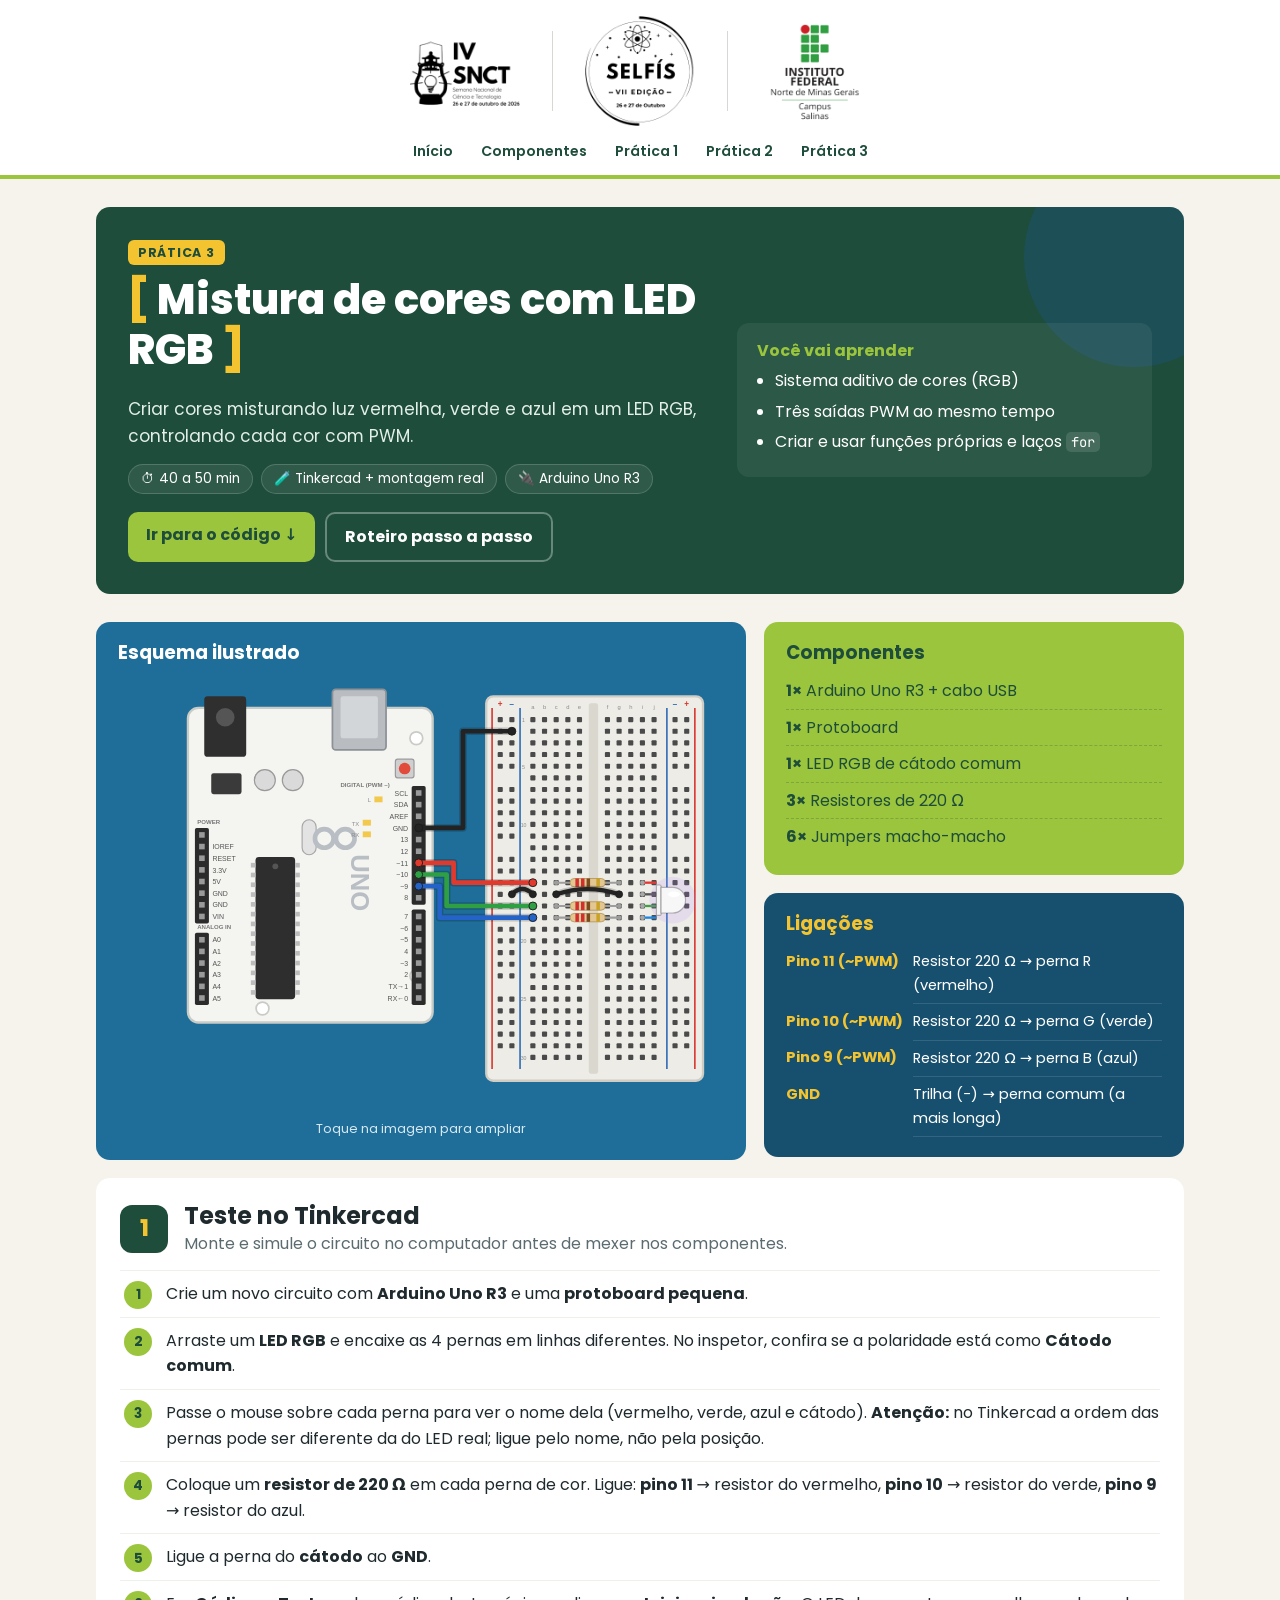
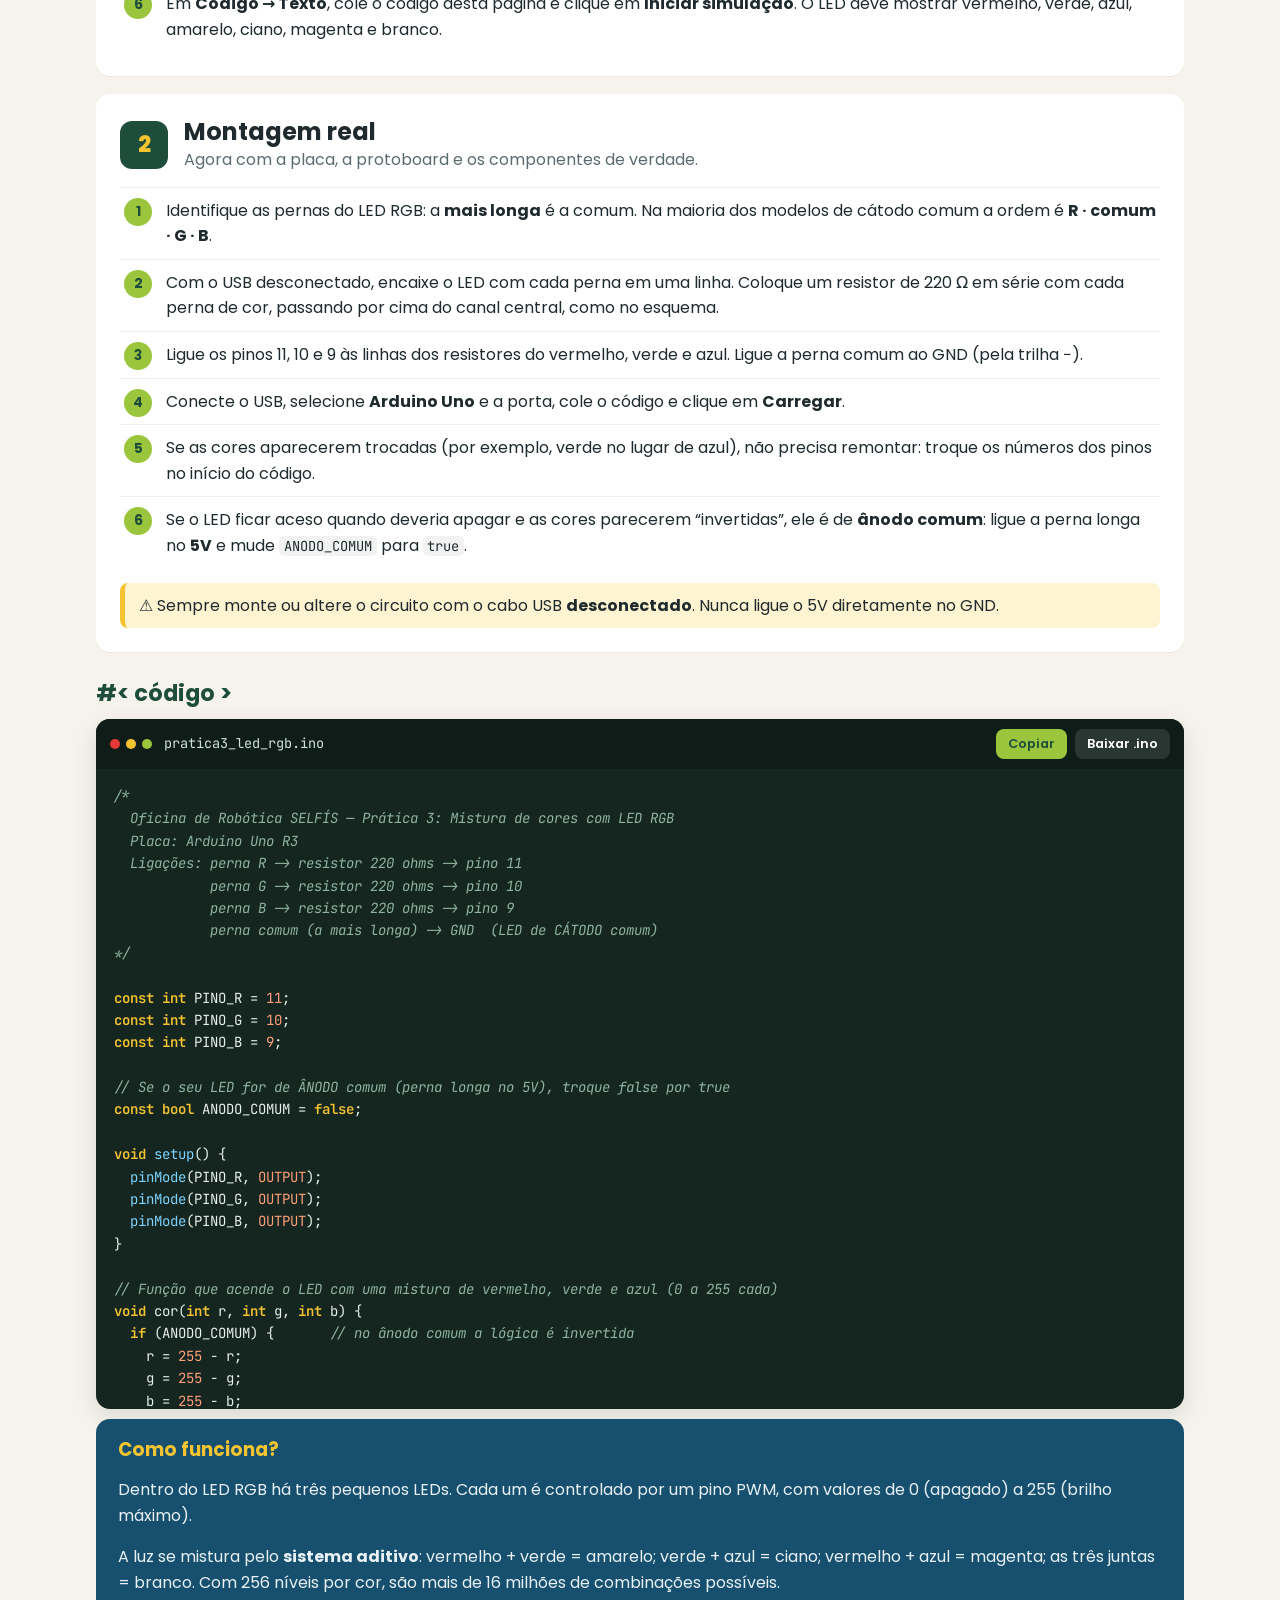
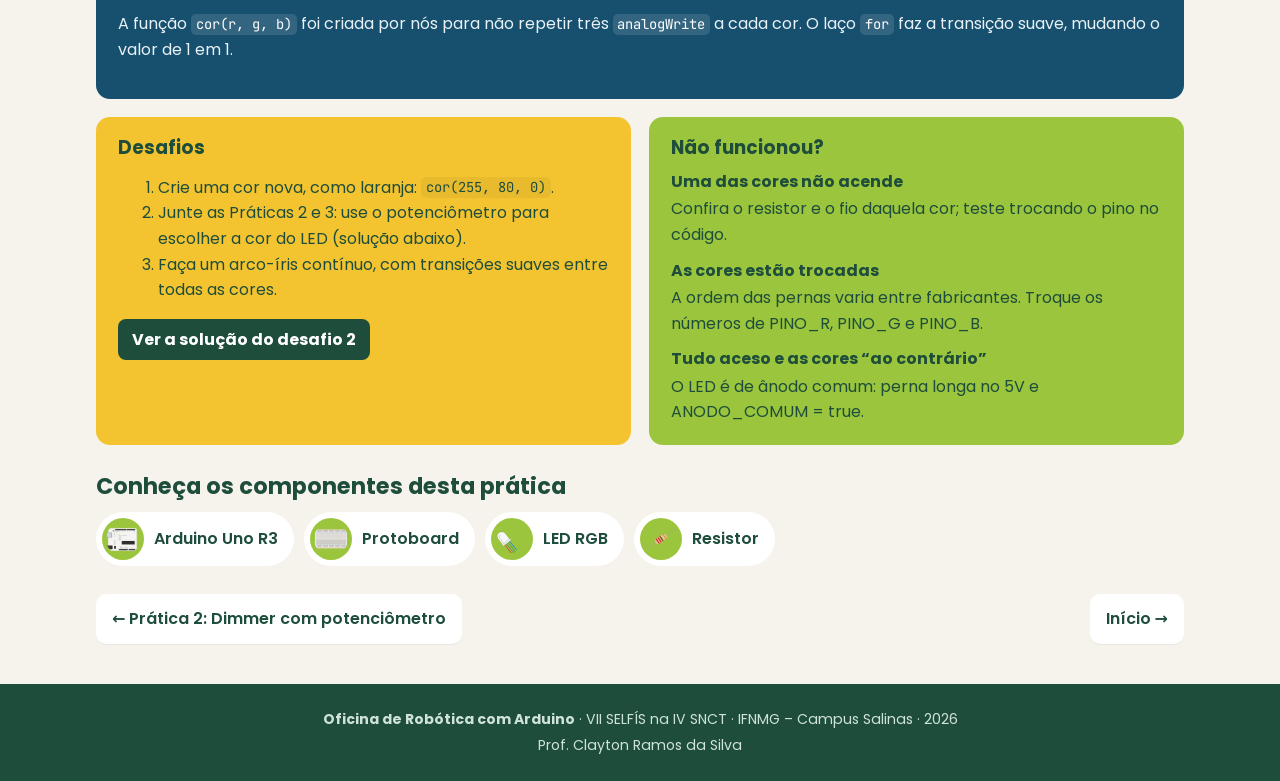
<file: pratica-3/index.html>
<!doctype html>
<html lang="pt-BR"><head><meta charset="utf-8"><meta name="viewport" content="width=device-width, initial-scale=1">
<title>Prática 3: Mistura de cores com LED RGB · Oficina de Robótica SELFÍS</title><meta name="description" content="Criar cores misturando luz vermelha, verde e azul em um LED RGB, controlando cada cor com PWM.">
<link rel="preconnect" href="https://fonts.googleapis.com"><link rel="preconnect" href="https://fonts.gstatic.com" crossorigin>
<link href="https://fonts.googleapis.com/css2?family=Poppins:wght@400;500;600;700;800&family=JetBrains+Mono:wght@400;600&display=swap" rel="stylesheet">
<link rel="stylesheet" href="../assets/style.css"><link rel="icon" href="../assets/img/ledBig.svg">
</head><body><header class="top">
  <div class="logos"><span class="logo"><img src="../assets/logos/logo-snct.png" alt="SNCT" onerror="this.parentNode.classList.add('vazio')"><b>SNCT</b></span><span class="sep"></span><span class="logo"><img src="../assets/logos/logo-selfis.png" alt="SELFÍS" onerror="this.parentNode.classList.add('vazio')"><b>SELFÍS</b></span><span class="sep"></span><span class="logo"><img src="../assets/logos/logo-if.png" alt="IFNMG · Campus Salinas" onerror="this.parentNode.classList.add('vazio')"><b>IFNMG · Campus Salinas</b></span></div>
  <nav><a href="../index.html">Início</a><a href="../componentes/index.html">Componentes</a><a href="../pratica-1/index.html">Prática 1</a><a href="../pratica-2/index.html">Prática 2</a><a href="../pratica-3/index.html">Prática 3</a></nav>
</header><main>
  <section class="hero" style="--c:#1E5BB8">
    <div class="hero-txt">
      <span class="tag">Prática 3</span>
      <h1><span class="br">[</span> Mistura de cores com LED RGB <span class="br">]</span></h1>
      <p class="lead">Criar cores misturando luz vermelha, verde e azul em um LED RGB, controlando cada cor com PWM.</p>
      <ul class="meta"><li>⏱ 40 a 50 min</li><li>🧪 Tinkercad + montagem real</li><li>🔌 Arduino Uno R3</li></ul>
      <div class="jump"><a href="#codigo" class="cta">Ir para o código ↓</a><a href="#tinkercad" class="cta ghost">Roteiro passo a passo</a></div>
    </div>
    <div class="hero-learn"><h3>Você vai aprender</h3><ul><li>Sistema aditivo de cores (RGB)</li><li>Três saídas PWM ao mesmo tempo</li><li>Criar e usar funções próprias e laços <code>for</code></li></ul></div>
  </section>

  <section class="grid2">
    <div class="panel blue"><h2>Esquema ilustrado</h2><a href="../assets/img/pratica3.svg" target="_blank" rel="noopener"><img class="esquema" src="../assets/img/pratica3.svg" alt="Esquema de montagem da prática 3"></a><p class="zoom">Toque na imagem para ampliar</p></div>
    <div class="side">
      <div class="panel lime"><h2>Componentes</h2><ul class="comp"><li><b>1×</b> Arduino Uno R3 + cabo USB</li><li><b>1×</b> Protoboard</li><li><b>1×</b> LED RGB de cátodo comum</li><li><b>3×</b> Resistores de 220 Ω</li><li><b>6×</b> Jumpers macho-macho</li></ul></div>
      <div class="panel dark"><h2>Ligações</h2><table class="lig"><tr><th>Pino 11 (~PWM)</th><td>Resistor 220 Ω → perna R (vermelho)</td></tr><tr><th>Pino 10 (~PWM)</th><td>Resistor 220 Ω → perna G (verde)</td></tr><tr><th>Pino 9 (~PWM)</th><td>Resistor 220 Ω → perna B (azul)</td></tr><tr><th>GND</th><td>Trilha (−) → perna comum (a mais longa)</td></tr></table></div>
    </div>
  </section>

  <section class="steps" id="tinkercad">
    <div class="step-head"><span class="num">1</span><div><h2>Teste no Tinkercad</h2><p>Monte e simule o circuito no computador antes de mexer nos componentes.</p></div></div>
    <ol><li>Crie um novo circuito com <b>Arduino Uno R3</b> e uma <b>protoboard pequena</b>.</li><li>Arraste um <b>LED RGB</b> e encaixe as 4 pernas em linhas diferentes. No inspetor, confira se a polaridade está como <b>Cátodo comum</b>.</li><li>Passe o mouse sobre cada perna para ver o nome dela (vermelho, verde, azul e cátodo). <b>Atenção:</b> no Tinkercad a ordem das pernas pode ser diferente da do LED real; ligue pelo nome, não pela posição.</li><li>Coloque um <b>resistor de 220 Ω</b> em cada perna de cor. Ligue: <b>pino 11</b> → resistor do vermelho, <b>pino 10</b> → resistor do verde, <b>pino 9</b> → resistor do azul.</li><li>Ligue a perna do <b>cátodo</b> ao <b>GND</b>.</li><li>Em <b>Código → Texto</b>, cole o código desta página e clique em <b>Iniciar simulação</b>. O LED deve mostrar vermelho, verde, azul, amarelo, ciano, magenta e branco.</li></ol>
  </section>
  <section class="steps" id="real">
    <div class="step-head"><span class="num">2</span><div><h2>Montagem real</h2><p>Agora com a placa, a protoboard e os componentes de verdade.</p></div></div>
    <ol><li>Identifique as pernas do LED RGB: a <b>mais longa</b> é a comum. Na maioria dos modelos de cátodo comum a ordem é <b>R · comum · G · B</b>.</li><li>Com o USB desconectado, encaixe o LED com cada perna em uma linha. Coloque um resistor de 220 Ω em série com cada perna de cor, passando por cima do canal central, como no esquema.</li><li>Ligue os pinos 11, 10 e 9 às linhas dos resistores do vermelho, verde e azul. Ligue a perna comum ao GND (pela trilha −).</li><li>Conecte o USB, selecione <b>Arduino Uno</b> e a porta, cole o código e clique em <b>Carregar</b>.</li><li>Se as cores aparecerem trocadas (por exemplo, verde no lugar de azul), não precisa remontar: troque os números dos pinos no início do código.</li><li>Se o LED ficar aceso quando deveria apagar e as cores parecerem “invertidas”, ele é de <b>ânodo comum</b>: ligue a perna longa no <b>5V</b> e mude <code>ANODO_COMUM</code> para <code>true</code>.</li></ol>
    <p class="alerta">⚠️ Sempre monte ou altere o circuito com o cabo USB <b>desconectado</b>. Nunca ligue o 5V diretamente no GND.</p>
  </section>

  <section id="codigo"><h2 class="sec">#&lt; código &gt;</h2><div class="code">
    <div class="code-bar"><span class="dots"><i></i><i></i><i></i></span><span class="fname">pratica3_led_rgb.ino</span>
      <span class="actions"><button class="btn-copy" data-target="pratica3_led_rgb.ino">Copiar</button><a class="btn-dl" href="../assets/codigos/pratica3_led_rgb.ino" download>Baixar .ino</a></span></div>
    <pre id="pratica3_led_rgb.ino"><code><span class="c">/*
  Oficina de Robótica SELFÍS — Prática 3: Mistura de cores com LED RGB
  Placa: Arduino Uno R3
  Ligações: perna R -&gt; resistor 220 ohms -&gt; pino 11
            perna G -&gt; resistor 220 ohms -&gt; pino 10
            perna B -&gt; resistor 220 ohms -&gt; pino 9
            perna comum (a mais longa) -&gt; GND  (LED de CÁTODO comum)
*/</span>

<span class="k">const</span> <span class="k">int</span> PINO_R = <span class="n">11</span>;
<span class="k">const</span> <span class="k">int</span> PINO_G = <span class="n">10</span>;
<span class="k">const</span> <span class="k">int</span> PINO_B = <span class="n">9</span>;

<span class="c">// Se o seu LED for de ÂNODO comum (perna longa no 5V), troque false por true</span>
<span class="k">const</span> <span class="k">bool</span> ANODO_COMUM = <span class="k">false</span>;

<span class="k">void</span> <span class="f">setup</span>() {
  <span class="f">pinMode</span>(PINO_R, <span class="n">OUTPUT</span>);
  <span class="f">pinMode</span>(PINO_G, <span class="n">OUTPUT</span>);
  <span class="f">pinMode</span>(PINO_B, <span class="n">OUTPUT</span>);
}

<span class="c">// Função que acende o LED com uma mistura de vermelho, verde e azul (0 a 255 cada)</span>
<span class="k">void</span> cor(<span class="k">int</span> r, <span class="k">int</span> g, <span class="k">int</span> b) {
  <span class="k">if</span> (ANODO_COMUM) {       <span class="c">// no ânodo comum a lógica é invertida</span>
    r = <span class="n">255</span> - r;
    g = <span class="n">255</span> - g;
    b = <span class="n">255</span> - b;
  }
  <span class="f">analogWrite</span>(PINO_R, r);
  <span class="f">analogWrite</span>(PINO_G, g);
  <span class="f">analogWrite</span>(PINO_B, b);
}

<span class="k">void</span> <span class="f">loop</span>() {
  <span class="c">// Cores primárias da luz</span>
  cor(<span class="n">255</span>, <span class="n">0</span>, <span class="n">0</span>);     <span class="f">delay</span>(<span class="n">1000</span>);   <span class="c">// vermelho</span>
  cor(<span class="n">0</span>, <span class="n">255</span>, <span class="n">0</span>);     <span class="f">delay</span>(<span class="n">1000</span>);   <span class="c">// verde</span>
  cor(<span class="n">0</span>, <span class="n">0</span>, <span class="n">255</span>);     <span class="f">delay</span>(<span class="n">1000</span>);   <span class="c">// azul</span>

  <span class="c">// Cores secundárias (soma de duas primárias)</span>
  cor(<span class="n">255</span>, <span class="n">255</span>, <span class="n">0</span>);   <span class="f">delay</span>(<span class="n">1000</span>);   <span class="c">// amarelo  = R + G</span>
  cor(<span class="n">0</span>, <span class="n">255</span>, <span class="n">255</span>);   <span class="f">delay</span>(<span class="n">1000</span>);   <span class="c">// ciano    = G + B</span>
  cor(<span class="n">255</span>, <span class="n">0</span>, <span class="n">255</span>);   <span class="f">delay</span>(<span class="n">1000</span>);   <span class="c">// magenta  = R + B</span>

  <span class="c">// Todas juntas</span>
  cor(<span class="n">255</span>, <span class="n">255</span>, <span class="n">255</span>); <span class="f">delay</span>(<span class="n">1000</span>);   <span class="c">// branco   = R + G + B</span>

  <span class="c">// Transição suave: do vermelho para o azul</span>
  <span class="k">for</span> (<span class="k">int</span> i = <span class="n">0</span>; i &lt;= <span class="n">255</span>; i++) {
    cor(<span class="n">255</span> - i, <span class="n">0</span>, i);
    <span class="f">delay</span>(<span class="n">8</span>);
  }
  cor(<span class="n">0</span>, <span class="n">0</span>, <span class="n">0</span>);       <span class="f">delay</span>(<span class="n">500</span>);    <span class="c">// apagado</span>
}
</code></pre>
  </div></section>

  <section class="panel dark explica"><h2>Como funciona?</h2><p>Dentro do LED RGB há três pequenos LEDs. Cada um é controlado por um pino PWM, com valores de 0 (apagado) a 255 (brilho máximo).</p><p>A luz se mistura pelo <b>sistema aditivo</b>: vermelho + verde = amarelo; verde + azul = ciano; vermelho + azul = magenta; as três juntas = branco. Com 256 níveis por cor, são mais de 16 milhões de combinações possíveis.</p><p>A função <code>cor(r, g, b)</code> foi criada por nós para não repetir três <code>analogWrite</code> a cada cor. O laço <code>for</code> faz a transição suave, mudando o valor de 1 em 1.</p></section>

  <section class="grid2 eq">
    <div class="panel yellow"><h2>Desafios</h2><ol><li>Crie uma cor nova, como laranja: <code>cor(255, 80, 0)</code>.</li><li>Junte as Práticas 2 e 3: use o potenciômetro para escolher a cor do LED (solução abaixo).</li><li>Faça um arco-íris contínuo, com transições suaves entre todas as cores.</li></ol>
      <details><summary>Ver a solução do desafio 2</summary><div class="code">
    <div class="code-bar"><span class="dots"><i></i><i></i><i></i></span><span class="fname">desafio3_rgb_potenciometro.ino</span>
      <span class="actions"><button class="btn-copy" data-target="desafio3_rgb_potenciometro.ino">Copiar</button><a class="btn-dl" href="../assets/codigos/desafio3_rgb_potenciometro.ino" download>Baixar .ino</a></span></div>
    <pre id="desafio3_rgb_potenciometro.ino"><code><span class="c">/*
  Oficina de Robótica SELFÍS — Desafio da Prática 3
  Gire o potenciômetro para escolher a cor do LED RGB (roda de cores).
  Montagem: a da Prática 3 + o potenciômetro da Prática 2 (5V, A0, GND).
*/</span>
<span class="k">const</span> <span class="k">int</span> PINO_R = <span class="n">11</span>;
<span class="k">const</span> <span class="k">int</span> PINO_G = <span class="n">10</span>;
<span class="k">const</span> <span class="k">int</span> PINO_B = <span class="n">9</span>;
<span class="k">const</span> <span class="k">int</span> PINO_POT = <span class="n">A0</span>;

<span class="k">void</span> <span class="f">setup</span>() {
  <span class="f">pinMode</span>(PINO_R, <span class="n">OUTPUT</span>);
  <span class="f">pinMode</span>(PINO_G, <span class="n">OUTPUT</span>);
  <span class="f">pinMode</span>(PINO_B, <span class="n">OUTPUT</span>);
}

<span class="k">void</span> cor(<span class="k">int</span> r, <span class="k">int</span> g, <span class="k">int</span> b) {
  <span class="f">analogWrite</span>(PINO_R, r);
  <span class="f">analogWrite</span>(PINO_G, g);
  <span class="f">analogWrite</span>(PINO_B, b);
}

<span class="k">void</span> <span class="f">loop</span>() {
  <span class="c">// Divide o giro em 3 trechos de 256 passos: vermelho -&gt; verde -&gt; azul -&gt; vermelho</span>
  <span class="k">int</span> h = <span class="f">map</span>(<span class="f">analogRead</span>(PINO_POT), <span class="n">0</span>, <span class="n">1023</span>, <span class="n">0</span>, <span class="n">767</span>);

  <span class="k">if</span> (h &lt; <span class="n">256</span>) {              <span class="c">// vermelho -&gt; verde (passa pelo amarelo)</span>
    cor(<span class="n">255</span> - h, h, <span class="n">0</span>);
  } <span class="k">else</span> <span class="k">if</span> (h &lt; <span class="n">512</span>) {       <span class="c">// verde -&gt; azul (passa pelo ciano)</span>
    h = h - <span class="n">256</span>;
    cor(<span class="n">0</span>, <span class="n">255</span> - h, h);
  } <span class="k">else</span> {                    <span class="c">// azul -&gt; vermelho (passa pelo magenta)</span>
    h = h - <span class="n">512</span>;
    cor(h, <span class="n">0</span>, <span class="n">255</span> - h);
  }
  <span class="f">delay</span>(<span class="n">20</span>);
}
</code></pre>
  </div></details></div>
    <div class="panel lime"><h2>Não funcionou?</h2><dl><dt>Uma das cores não acende</dt><dd>Confira o resistor e o fio daquela cor; teste trocando o pino no código.</dd><dt>As cores estão trocadas</dt><dd>A ordem das pernas varia entre fabricantes. Troque os números de PINO_R, PINO_G e PINO_B.</dd><dt>Tudo aceso e as cores “ao contrário”</dt><dd>O LED é de ânodo comum: perna longa no 5V e ANODO_COMUM = true.</dd></dl></div>
  </section>

  <section><h2 class="sec">Conheça os componentes desta prática</h2><div class="chips">
    <a class="chip" href="../componentes/arduino/index.html"><img src="../assets/img/arduinoBig.svg" alt="">Arduino Uno R3</a><a class="chip" href="../componentes/protoboard/index.html"><img src="../assets/img/breadboardSmall.svg" alt="">Protoboard</a><a class="chip" href="../componentes/led-rgb/index.html"><img src="../assets/img/rgbBig.svg" alt="">LED RGB</a><a class="chip" href="../componentes/resistor/index.html"><img src="../assets/img/resistorBig.svg" alt="">Resistor</a>
  </div></section>

  <nav class="pager"><a href="../pratica-2/index.html">← Prática 2: Dimmer com potenciômetro</a><a href="../index.html">Início →</a></nav></main><footer><p><b>Oficina de Robótica com Arduino</b> · VII SELFÍS na IV SNCT · IFNMG – Campus Salinas · 2026</p><p>Prof. Clayton Ramos da Silva</p></footer><script src="../assets/app.js"></script></body></html>
</file>
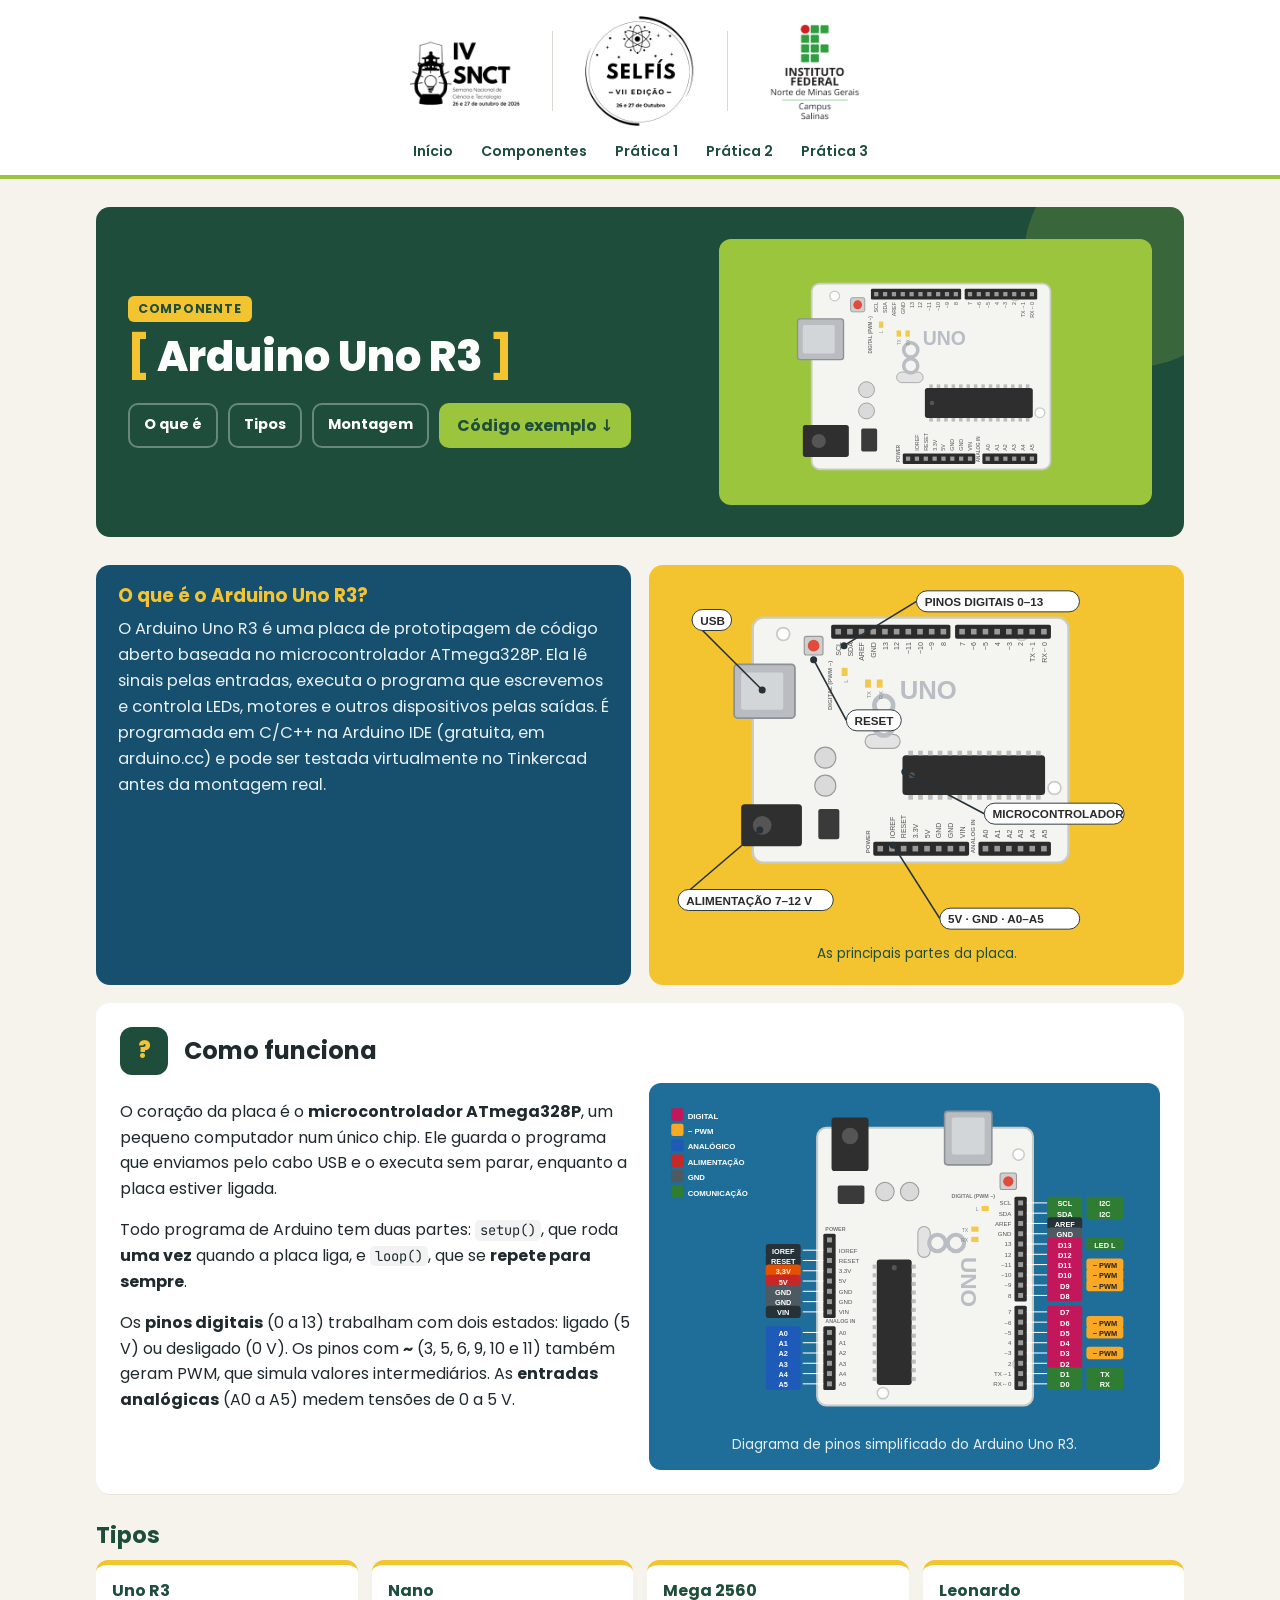
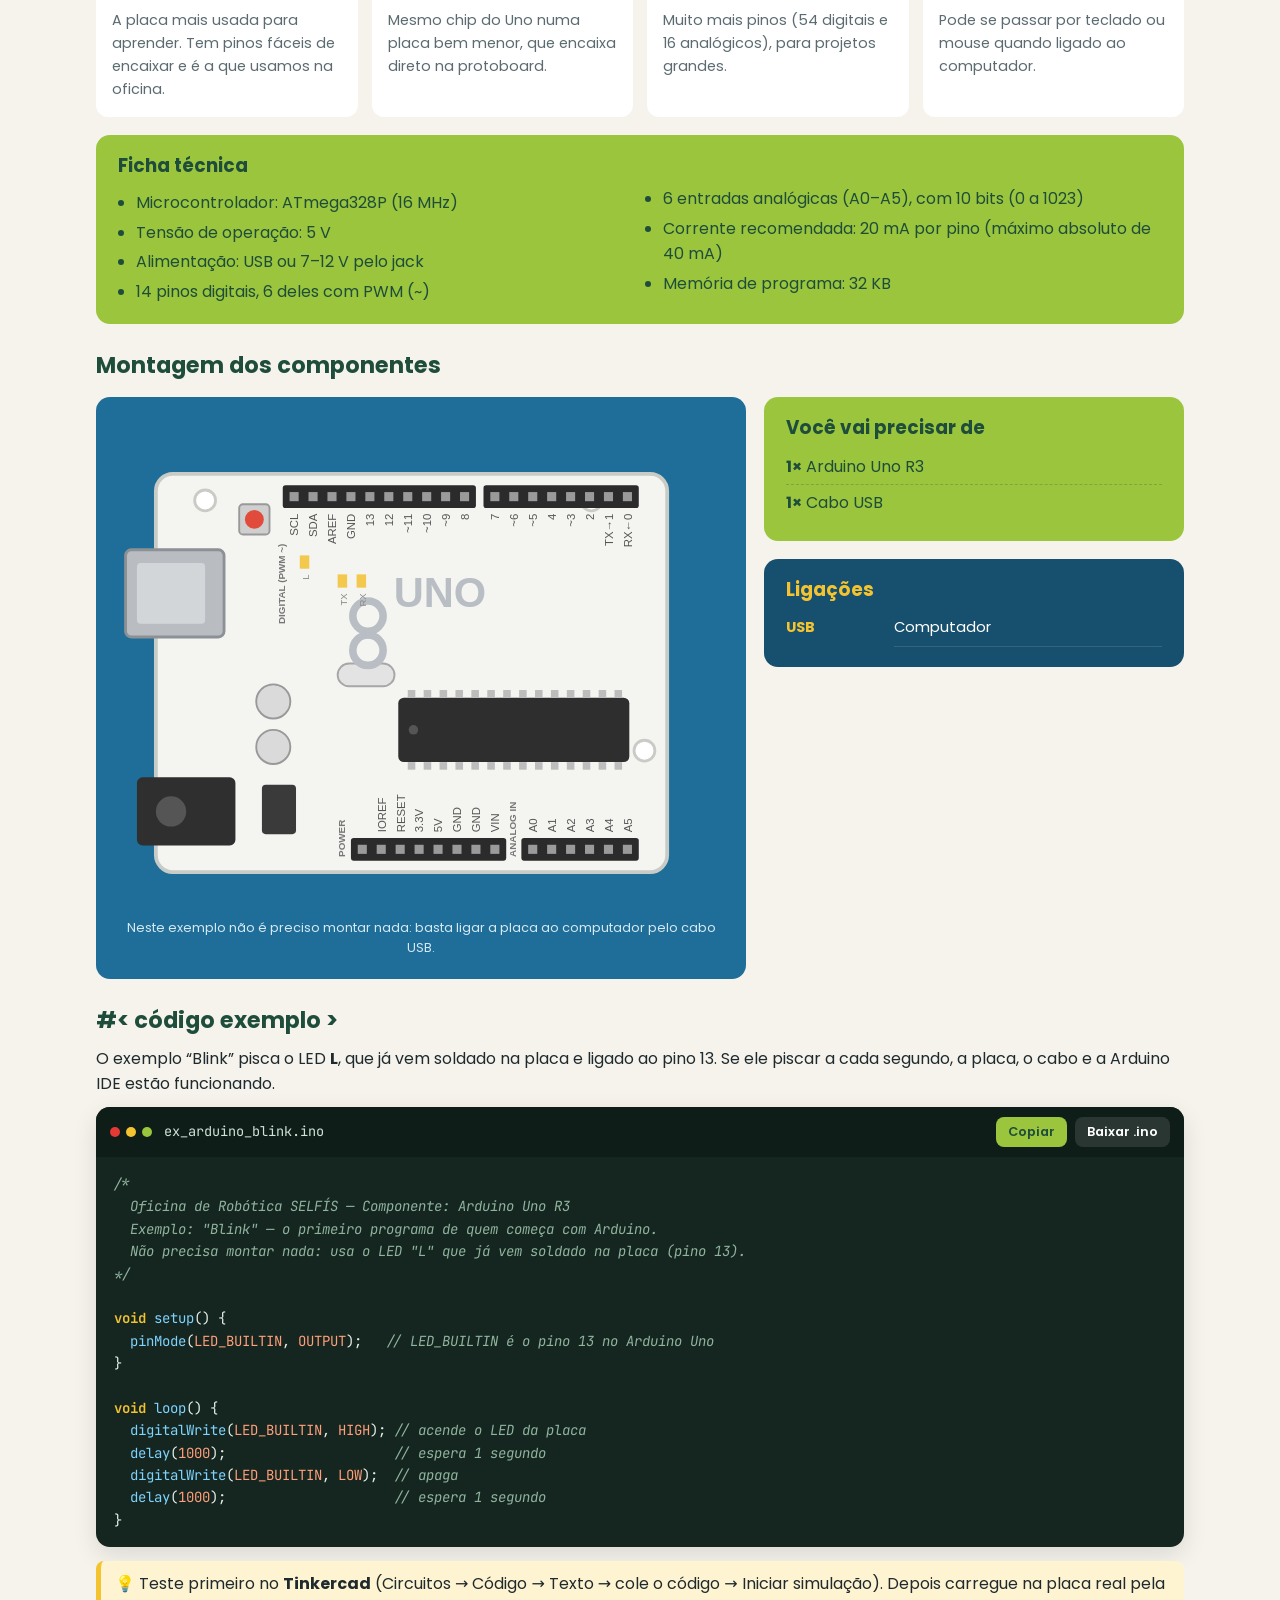
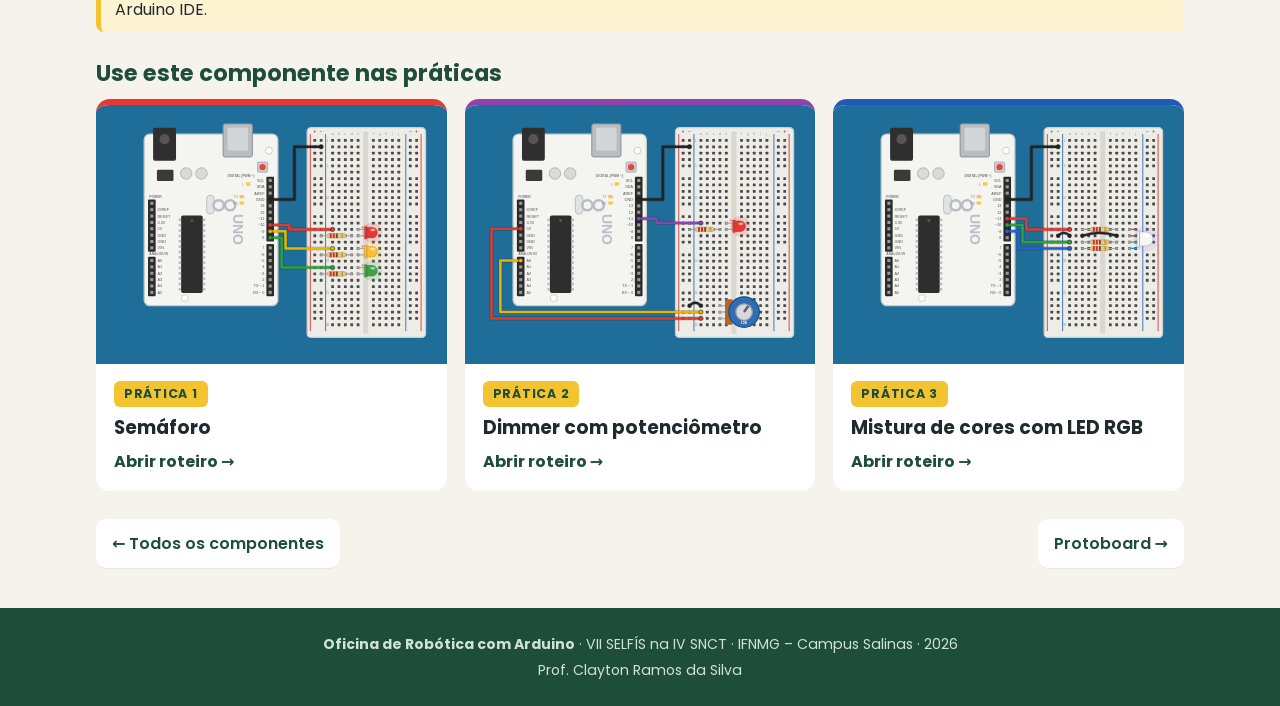
<file: componentes/arduino/index.html>
<!doctype html>
<html lang="pt-BR"><head><meta charset="utf-8"><meta name="viewport" content="width=device-width, initial-scale=1">
<title>Arduino Uno R3 · Componentes · Oficina de Robótica SELFÍS</title><meta name="description" content="O Arduino Uno R3 é uma placa de prototipagem de código aberto baseada no microcontrolador ATmega328P. Ela lê sinais pelas entradas, executa o programa que escrevemos e controla LEDs, motores e outros dispositivos pelas saídas. É programada em C/C++ na Arduino IDE (gratuita, em arduino.cc) e pode ser testada virtualmente no Tinkercad antes da montagem real.">
<link rel="preconnect" href="https://fonts.googleapis.com"><link rel="preconnect" href="https://fonts.gstatic.com" crossorigin>
<link href="https://fonts.googleapis.com/css2?family=Poppins:wght@400;500;600;700;800&family=JetBrains+Mono:wght@400;600&display=swap" rel="stylesheet">
<link rel="stylesheet" href="../../assets/style.css"><link rel="icon" href="../../assets/img/ledBig.svg">
</head><body><header class="top">
  <div class="logos"><span class="logo"><img src="../../assets/logos/logo-snct.png" alt="SNCT" onerror="this.parentNode.classList.add('vazio')"><b>SNCT</b></span><span class="sep"></span><span class="logo"><img src="../../assets/logos/logo-selfis.png" alt="SELFÍS" onerror="this.parentNode.classList.add('vazio')"><b>SELFÍS</b></span><span class="sep"></span><span class="logo"><img src="../../assets/logos/logo-if.png" alt="IFNMG · Campus Salinas" onerror="this.parentNode.classList.add('vazio')"><b>IFNMG · Campus Salinas</b></span></div>
  <nav><a href="../../index.html">Início</a><a href="../../componentes/index.html">Componentes</a><a href="../../pratica-1/index.html">Prática 1</a><a href="../../pratica-2/index.html">Prática 2</a><a href="../../pratica-3/index.html">Prática 3</a></nav>
</header><main>
  <section class="hero comp-hero">
    <div class="hero-txt">
      <span class="tag">Componente</span>
      <h1><span class="br">[</span> Arduino Uno R3 <span class="br">]</span></h1>
      <div class="jump"><a href="#oque" class="cta ghost">O que é</a><a href="#tipos" class="cta ghost">Tipos</a><a href="#montagem" class="cta ghost">Montagem</a><a href="#codigo" class="cta">Código exemplo ↓</a></div>
    </div>
    <div class="comp-img"><img src="../../assets/img/arduinoBig.svg" alt="Arduino Uno R3"></div>
  </section>

  <section id="oque" class="grid2 eq">
    <div class="panel dark"><h2>O que é o Arduino Uno R3?</h2><p class="txt">O Arduino Uno R3 é uma placa de prototipagem de código aberto baseada no microcontrolador ATmega328P. Ela lê sinais pelas entradas, executa o programa que escrevemos e controla LEDs, motores e outros dispositivos pelas saídas. É programada em C/C++ na Arduino IDE (gratuita, em arduino.cc) e pode ser testada virtualmente no Tinkercad antes da montagem real.</p></div>
    <div class="panel yellow center"><a href="../../assets/img/arduinoParts.svg" target="_blank" rel="noopener"><img class="esquema" src="../../assets/img/arduinoParts.svg" alt="As principais partes da placa."></a><p class="cap">As principais partes da placa.</p></div>
  </section>

  <section class="steps"><div class="step-head"><span class="num">?</span><div><h2>Como funciona</h2></div></div>
    <div class="grid2 eq flat">
      <div><p>O coração da placa é o <b>microcontrolador ATmega328P</b>, um pequeno computador num único chip. Ele guarda o programa que enviamos pelo cabo USB e o executa sem parar, enquanto a placa estiver ligada.</p><p>Todo programa de Arduino tem duas partes: <code>setup()</code>, que roda <b>uma vez</b> quando a placa liga, e <code>loop()</code>, que se <b>repete para sempre</b>.</p><p>Os <b>pinos digitais</b> (0 a 13) trabalham com dois estados: ligado (5 V) ou desligado (0 V). Os pinos com <b>~</b> (3, 5, 6, 9, 10 e 11) também geram PWM, que simula valores intermediários. As <b>entradas analógicas</b> (A0 a A5) medem tensões de 0 a 5 V.</p></div>
      <figure class="fig"><a href="../../assets/img/arduinoPinout.svg" target="_blank" rel="noopener"><img class="esquema" src="../../assets/img/arduinoPinout.svg" alt="Diagrama de pinos simplificado do Arduino Uno R3."></a><figcaption>Diagrama de pinos simplificado do Arduino Uno R3.</figcaption></figure>
    </div>
    
  </section>

  <section id="tipos"><h2 class="sec">Tipos</h2><div class="tipos"><div class="tipo"><h3>Uno R3</h3><p>A placa mais usada para aprender. Tem pinos fáceis de encaixar e é a que usamos na oficina.</p></div><div class="tipo"><h3>Nano</h3><p>Mesmo chip do Uno numa placa bem menor, que encaixa direto na protoboard.</p></div><div class="tipo"><h3>Mega 2560</h3><p>Muito mais pinos (54 digitais e 16 analógicos), para projetos grandes.</p></div><div class="tipo"><h3>Leonardo</h3><p>Pode se passar por teclado ou mouse quando ligado ao computador.</p></div></div></section>

  <section class="panel lime ficha"><h2>Ficha técnica</h2><ul><li>Microcontrolador: ATmega328P (16 MHz)</li><li>Tensão de operação: 5 V</li><li>Alimentação: USB ou 7–12 V pelo jack</li><li>14 pinos digitais, 6 deles com PWM (~)</li><li>6 entradas analógicas (A0–A5), com 10 bits (0 a 1023)</li><li>Corrente recomendada: 20 mA por pino (máximo absoluto de 40 mA)</li><li>Memória de programa: 32 KB</li></ul></section>

  <section id="montagem"><h2 class="sec">Montagem dos componentes</h2>
    <div class="grid2">
      <div class="panel blue"><a href="../../assets/img/arduinoBig.svg" target="_blank" rel="noopener"><img class="esquema" src="../../assets/img/arduinoBig.svg" alt="Neste exemplo não é preciso montar nada: basta ligar a placa ao computador pelo cabo USB."></a><p class="zoom">Neste exemplo não é preciso montar nada: basta ligar a placa ao computador pelo cabo USB.</p></div>
      <div class="side">
        <div class="panel lime"><h2>Você vai precisar de</h2><ul class="comp"><li><b>1×</b> Arduino Uno R3</li><li><b>1×</b> Cabo USB</li></ul></div>
        <div class="panel dark"><h2>Ligações</h2><table class="lig"><tr><th>USB</th><td>Computador</td></tr></table></div>
      </div>
    </div>
  </section>

  <section id="codigo"><h2 class="sec">#&lt; código exemplo &gt;</h2><p class="intro">O exemplo “Blink” pisca o LED <b>L</b>, que já vem soldado na placa e ligado ao pino 13. Se ele piscar a cada segundo, a placa, o cabo e a Arduino IDE estão funcionando.</p><div class="code">
    <div class="code-bar"><span class="dots"><i></i><i></i><i></i></span><span class="fname">ex_arduino_blink.ino</span>
      <span class="actions"><button class="btn-copy" data-target="ex_arduino_blink.ino">Copiar</button><a class="btn-dl" href="../../assets/codigos/ex_arduino_blink.ino" download>Baixar .ino</a></span></div>
    <pre id="ex_arduino_blink.ino"><code><span class="c">/*
  Oficina de Robótica SELFÍS — Componente: Arduino Uno R3
  Exemplo: "Blink" — o primeiro programa de quem começa com Arduino.
  Não precisa montar nada: usa o LED "L" que já vem soldado na placa (pino 13).
*/</span>

<span class="k">void</span> <span class="f">setup</span>() {
  <span class="f">pinMode</span>(<span class="n">LED_BUILTIN</span>, <span class="n">OUTPUT</span>);   <span class="c">// LED_BUILTIN é o pino 13 no Arduino Uno</span>
}

<span class="k">void</span> <span class="f">loop</span>() {
  <span class="f">digitalWrite</span>(<span class="n">LED_BUILTIN</span>, <span class="n">HIGH</span>); <span class="c">// acende o LED da placa</span>
  <span class="f">delay</span>(<span class="n">1000</span>);                     <span class="c">// espera 1 segundo</span>
  <span class="f">digitalWrite</span>(<span class="n">LED_BUILTIN</span>, <span class="n">LOW</span>);  <span class="c">// apaga</span>
  <span class="f">delay</span>(<span class="n">1000</span>);                     <span class="c">// espera 1 segundo</span>
}
</code></pre>
  </div>
    <p class="alerta">💡 Teste primeiro no <b>Tinkercad</b> (Circuitos → Código → Texto → cole o código → Iniciar simulação). Depois carregue na placa real pela Arduino IDE.</p></section>

  <section><h2 class="sec">Use este componente nas práticas</h2><div class="cards mini">
    <a class="card" href="../../pratica-1/index.html" style="--c:#E53935"><img src="../../assets/img/pratica1.svg" alt=""><div><span class="tag">Prática 1</span><h3>Semáforo</h3><span class="go">Abrir roteiro →</span></div></a><a class="card" href="../../pratica-2/index.html" style="--c:#8E44AD"><img src="../../assets/img/pratica2.svg" alt=""><div><span class="tag">Prática 2</span><h3>Dimmer com potenciômetro</h3><span class="go">Abrir roteiro →</span></div></a><a class="card" href="../../pratica-3/index.html" style="--c:#1E5BB8"><img src="../../assets/img/pratica3.svg" alt=""><div><span class="tag">Prática 3</span><h3>Mistura de cores com LED RGB</h3><span class="go">Abrir roteiro →</span></div></a>
  </div></section>

  <nav class="pager"><a href="../../componentes/index.html">← Todos os componentes</a><a href="../../componentes/protoboard/index.html">Protoboard →</a></nav></main><footer><p><b>Oficina de Robótica com Arduino</b> · VII SELFÍS na IV SNCT · IFNMG – Campus Salinas · 2026</p><p>Prof. Clayton Ramos da Silva</p></footer><script src="../../assets/app.js"></script></body></html>
</file>
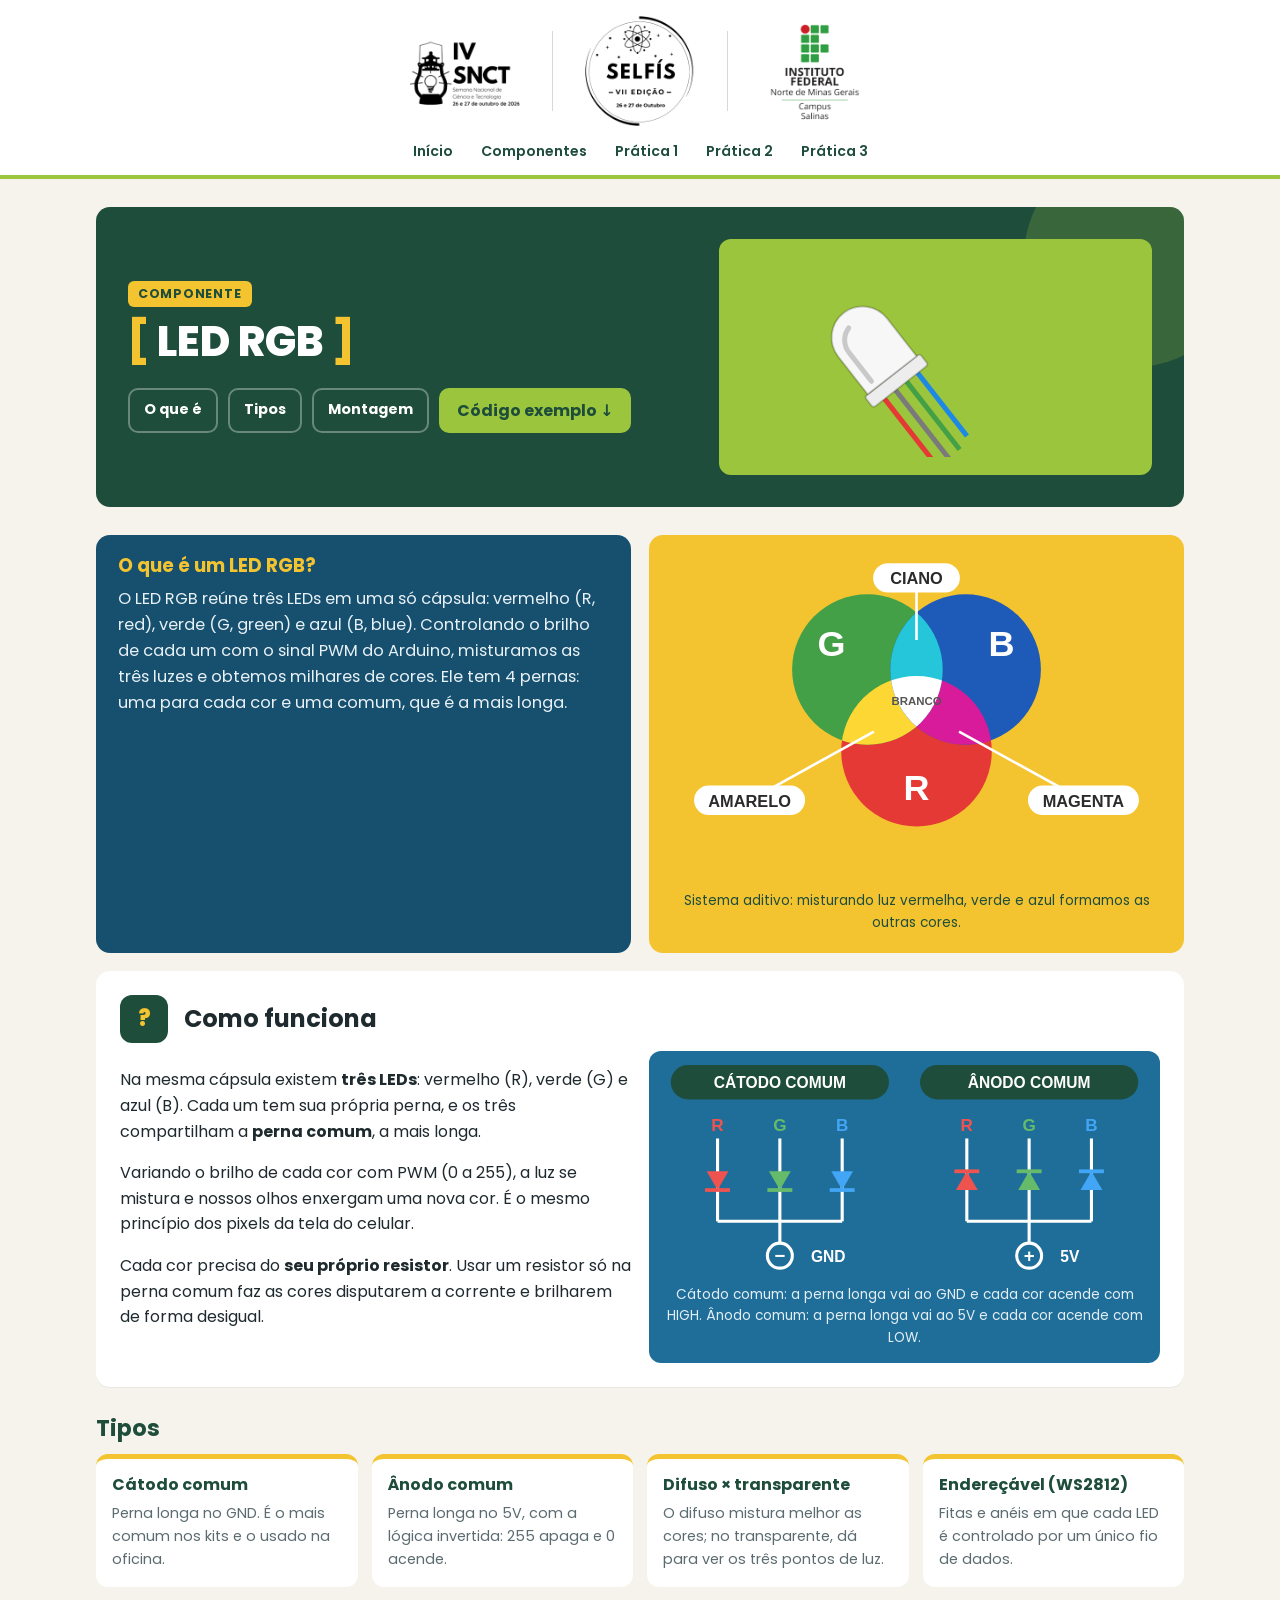
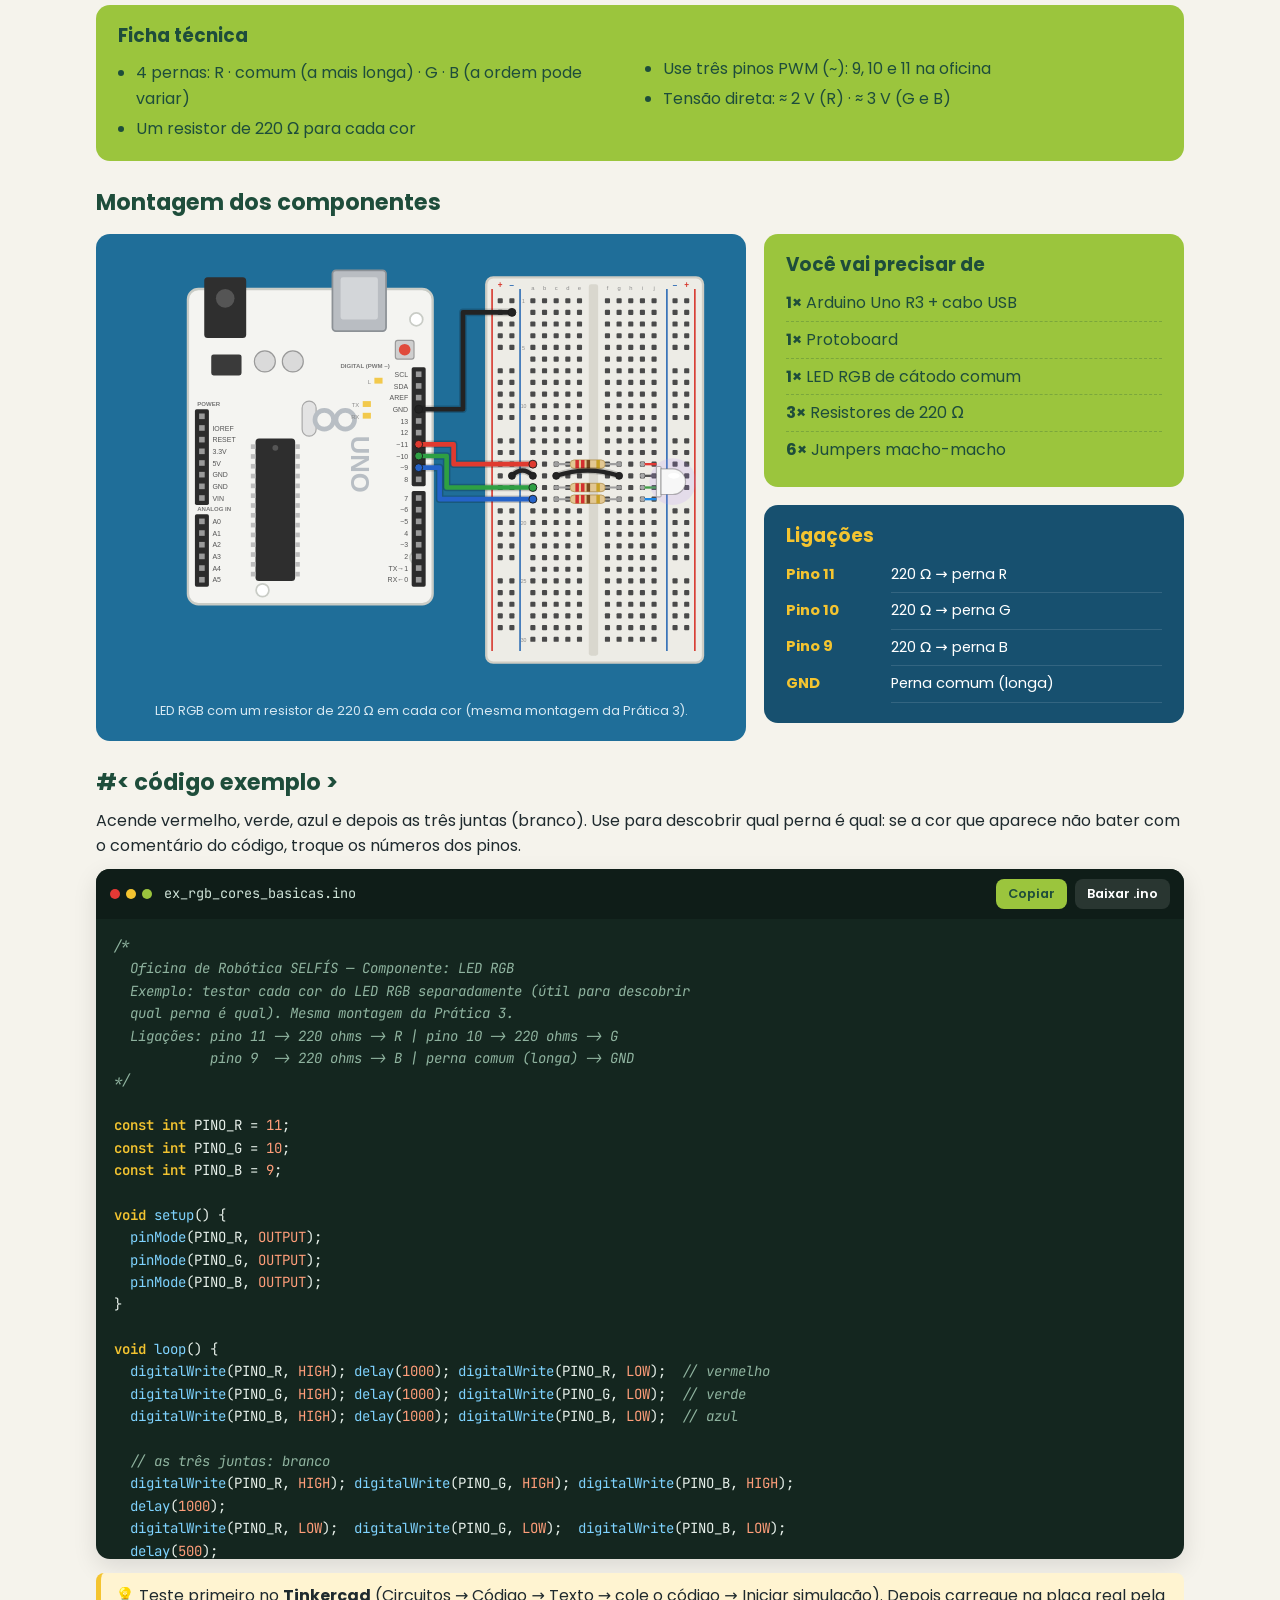
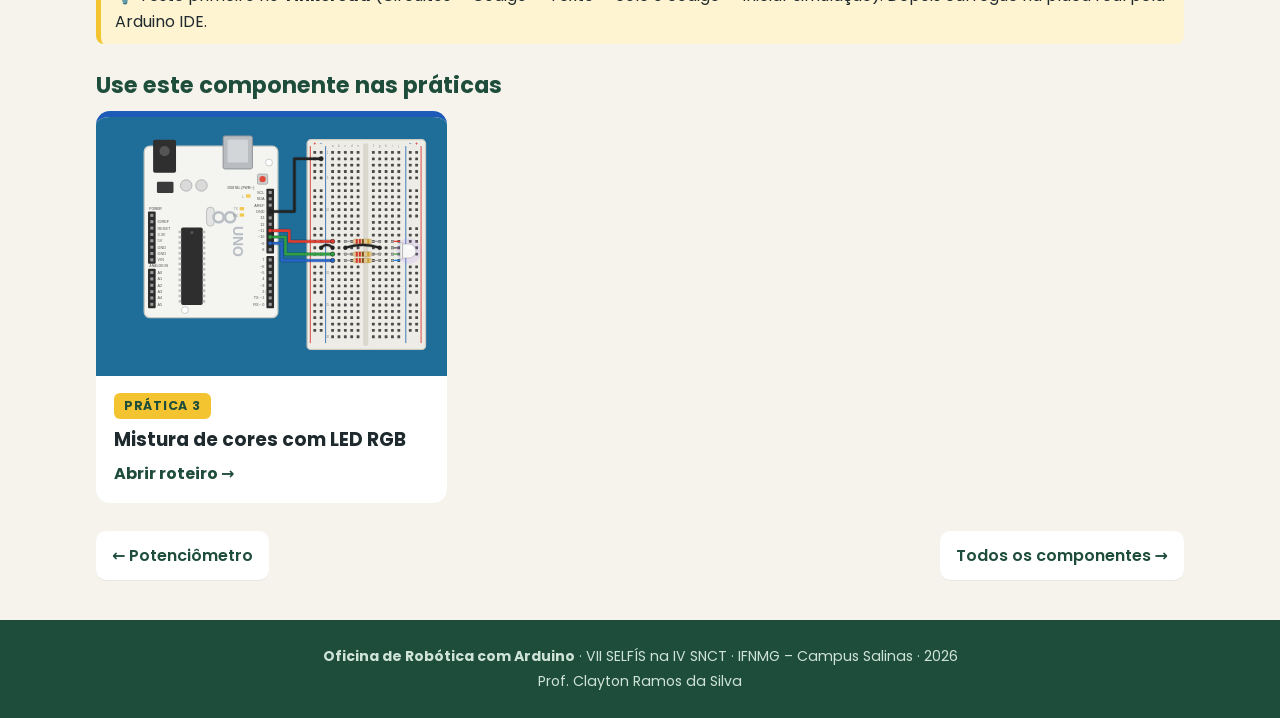
<file: componentes/led-rgb/index.html>
<!doctype html>
<html lang="pt-BR"><head><meta charset="utf-8"><meta name="viewport" content="width=device-width, initial-scale=1">
<title>LED RGB · Componentes · Oficina de Robótica SELFÍS</title><meta name="description" content="O LED RGB reúne três LEDs em uma só cápsula: vermelho (R, red), verde (G, green) e azul (B, blue). Controlando o brilho de cada um com o sinal PWM do Arduino, misturamos as três luzes e obtemos milhares de cores. Ele tem 4 pernas: uma para cada cor e uma comum, que é a mais longa.">
<link rel="preconnect" href="https://fonts.googleapis.com"><link rel="preconnect" href="https://fonts.gstatic.com" crossorigin>
<link href="https://fonts.googleapis.com/css2?family=Poppins:wght@400;500;600;700;800&family=JetBrains+Mono:wght@400;600&display=swap" rel="stylesheet">
<link rel="stylesheet" href="../../assets/style.css"><link rel="icon" href="../../assets/img/ledBig.svg">
</head><body><header class="top">
  <div class="logos"><span class="logo"><img src="../../assets/logos/logo-snct.png" alt="SNCT" onerror="this.parentNode.classList.add('vazio')"><b>SNCT</b></span><span class="sep"></span><span class="logo"><img src="../../assets/logos/logo-selfis.png" alt="SELFÍS" onerror="this.parentNode.classList.add('vazio')"><b>SELFÍS</b></span><span class="sep"></span><span class="logo"><img src="../../assets/logos/logo-if.png" alt="IFNMG · Campus Salinas" onerror="this.parentNode.classList.add('vazio')"><b>IFNMG · Campus Salinas</b></span></div>
  <nav><a href="../../index.html">Início</a><a href="../../componentes/index.html">Componentes</a><a href="../../pratica-1/index.html">Prática 1</a><a href="../../pratica-2/index.html">Prática 2</a><a href="../../pratica-3/index.html">Prática 3</a></nav>
</header><main>
  <section class="hero comp-hero">
    <div class="hero-txt">
      <span class="tag">Componente</span>
      <h1><span class="br">[</span> LED RGB <span class="br">]</span></h1>
      <div class="jump"><a href="#oque" class="cta ghost">O que é</a><a href="#tipos" class="cta ghost">Tipos</a><a href="#montagem" class="cta ghost">Montagem</a><a href="#codigo" class="cta">Código exemplo ↓</a></div>
    </div>
    <div class="comp-img"><img src="../../assets/img/rgbBig.svg" alt="LED RGB"></div>
  </section>

  <section id="oque" class="grid2 eq">
    <div class="panel dark"><h2>O que é um LED RGB?</h2><p class="txt">O LED RGB reúne três LEDs em uma só cápsula: vermelho (R, red), verde (G, green) e azul (B, blue). Controlando o brilho de cada um com o sinal PWM do Arduino, misturamos as três luzes e obtemos milhares de cores. Ele tem 4 pernas: uma para cada cor e uma comum, que é a mais longa.</p></div>
    <div class="panel yellow center"><a href="../../assets/img/rgbVenn.svg" target="_blank" rel="noopener"><img class="esquema" src="../../assets/img/rgbVenn.svg" alt="Sistema aditivo: misturando luz vermelha, verde e azul formamos as outras cores."></a><p class="cap">Sistema aditivo: misturando luz vermelha, verde e azul formamos as outras cores.</p></div>
  </section>

  <section class="steps"><div class="step-head"><span class="num">?</span><div><h2>Como funciona</h2></div></div>
    <div class="grid2 eq flat">
      <div><p>Na mesma cápsula existem <b>três LEDs</b>: vermelho (R), verde (G) e azul (B). Cada um tem sua própria perna, e os três compartilham a <b>perna comum</b>, a mais longa.</p><p>Variando o brilho de cada cor com PWM (0 a 255), a luz se mistura e nossos olhos enxergam uma nova cor. É o mesmo princípio dos pixels da tela do celular.</p><p>Cada cor precisa do <b>seu próprio resistor</b>. Usar um resistor só na perna comum faz as cores disputarem a corrente e brilharem de forma desigual.</p></div>
      <figure class="fig"><a href="../../assets/img/rgbCommon.svg" target="_blank" rel="noopener"><img class="esquema" src="../../assets/img/rgbCommon.svg" alt="Cátodo comum: a perna longa vai ao GND e cada cor acende com HIGH. Ânodo comum: a perna longa vai ao 5V e cada cor acende com LOW."></a><figcaption>Cátodo comum: a perna longa vai ao GND e cada cor acende com HIGH. Ânodo comum: a perna longa vai ao 5V e cada cor acende com LOW.</figcaption></figure>
    </div>
    
  </section>

  <section id="tipos"><h2 class="sec">Tipos</h2><div class="tipos"><div class="tipo"><h3>Cátodo comum</h3><p>Perna longa no GND. É o mais comum nos kits e o usado na oficina.</p></div><div class="tipo"><h3>Ânodo comum</h3><p>Perna longa no 5V, com a lógica invertida: 255 apaga e 0 acende.</p></div><div class="tipo"><h3>Difuso × transparente</h3><p>O difuso mistura melhor as cores; no transparente, dá para ver os três pontos de luz.</p></div><div class="tipo"><h3>Endereçável (WS2812)</h3><p>Fitas e anéis em que cada LED é controlado por um único fio de dados.</p></div></div></section>

  <section class="panel lime ficha"><h2>Ficha técnica</h2><ul><li>4 pernas: R · comum (a mais longa) · G · B (a ordem pode variar)</li><li>Um resistor de 220 Ω para cada cor</li><li>Use três pinos PWM (~): 9, 10 e 11 na oficina</li><li>Tensão direta: ≈ 2 V (R) · ≈ 3 V (G e B)</li></ul></section>

  <section id="montagem"><h2 class="sec">Montagem dos componentes</h2>
    <div class="grid2">
      <div class="panel blue"><a href="../../assets/img/pratica3.svg" target="_blank" rel="noopener"><img class="esquema" src="../../assets/img/pratica3.svg" alt="LED RGB com um resistor de 220 Ω em cada cor (mesma montagem da Prática 3)."></a><p class="zoom">LED RGB com um resistor de 220 Ω em cada cor (mesma montagem da Prática 3).</p></div>
      <div class="side">
        <div class="panel lime"><h2>Você vai precisar de</h2><ul class="comp"><li><b>1×</b> Arduino Uno R3 + cabo USB</li><li><b>1×</b> Protoboard</li><li><b>1×</b> LED RGB de cátodo comum</li><li><b>3×</b> Resistores de 220 Ω</li><li><b>6×</b> Jumpers macho-macho</li></ul></div>
        <div class="panel dark"><h2>Ligações</h2><table class="lig"><tr><th>Pino 11</th><td>220 Ω → perna R</td></tr><tr><th>Pino 10</th><td>220 Ω → perna G</td></tr><tr><th>Pino 9</th><td>220 Ω → perna B</td></tr><tr><th>GND</th><td>Perna comum (longa)</td></tr></table></div>
      </div>
    </div>
  </section>

  <section id="codigo"><h2 class="sec">#&lt; código exemplo &gt;</h2><p class="intro">Acende vermelho, verde, azul e depois as três juntas (branco). Use para descobrir qual perna é qual: se a cor que aparece não bater com o comentário do código, troque os números dos pinos.</p><div class="code">
    <div class="code-bar"><span class="dots"><i></i><i></i><i></i></span><span class="fname">ex_rgb_cores_basicas.ino</span>
      <span class="actions"><button class="btn-copy" data-target="ex_rgb_cores_basicas.ino">Copiar</button><a class="btn-dl" href="../../assets/codigos/ex_rgb_cores_basicas.ino" download>Baixar .ino</a></span></div>
    <pre id="ex_rgb_cores_basicas.ino"><code><span class="c">/*
  Oficina de Robótica SELFÍS — Componente: LED RGB
  Exemplo: testar cada cor do LED RGB separadamente (útil para descobrir
  qual perna é qual). Mesma montagem da Prática 3.
  Ligações: pino 11 -&gt; 220 ohms -&gt; R | pino 10 -&gt; 220 ohms -&gt; G
            pino 9  -&gt; 220 ohms -&gt; B | perna comum (longa) -&gt; GND
*/</span>

<span class="k">const</span> <span class="k">int</span> PINO_R = <span class="n">11</span>;
<span class="k">const</span> <span class="k">int</span> PINO_G = <span class="n">10</span>;
<span class="k">const</span> <span class="k">int</span> PINO_B = <span class="n">9</span>;

<span class="k">void</span> <span class="f">setup</span>() {
  <span class="f">pinMode</span>(PINO_R, <span class="n">OUTPUT</span>);
  <span class="f">pinMode</span>(PINO_G, <span class="n">OUTPUT</span>);
  <span class="f">pinMode</span>(PINO_B, <span class="n">OUTPUT</span>);
}

<span class="k">void</span> <span class="f">loop</span>() {
  <span class="f">digitalWrite</span>(PINO_R, <span class="n">HIGH</span>); <span class="f">delay</span>(<span class="n">1000</span>); <span class="f">digitalWrite</span>(PINO_R, <span class="n">LOW</span>);  <span class="c">// vermelho</span>
  <span class="f">digitalWrite</span>(PINO_G, <span class="n">HIGH</span>); <span class="f">delay</span>(<span class="n">1000</span>); <span class="f">digitalWrite</span>(PINO_G, <span class="n">LOW</span>);  <span class="c">// verde</span>
  <span class="f">digitalWrite</span>(PINO_B, <span class="n">HIGH</span>); <span class="f">delay</span>(<span class="n">1000</span>); <span class="f">digitalWrite</span>(PINO_B, <span class="n">LOW</span>);  <span class="c">// azul</span>

  <span class="c">// as três juntas: branco</span>
  <span class="f">digitalWrite</span>(PINO_R, <span class="n">HIGH</span>); <span class="f">digitalWrite</span>(PINO_G, <span class="n">HIGH</span>); <span class="f">digitalWrite</span>(PINO_B, <span class="n">HIGH</span>);
  <span class="f">delay</span>(<span class="n">1000</span>);
  <span class="f">digitalWrite</span>(PINO_R, <span class="n">LOW</span>);  <span class="f">digitalWrite</span>(PINO_G, <span class="n">LOW</span>);  <span class="f">digitalWrite</span>(PINO_B, <span class="n">LOW</span>);
  <span class="f">delay</span>(<span class="n">500</span>);
}
</code></pre>
  </div>
    <p class="alerta">💡 Teste primeiro no <b>Tinkercad</b> (Circuitos → Código → Texto → cole o código → Iniciar simulação). Depois carregue na placa real pela Arduino IDE.</p></section>

  <section><h2 class="sec">Use este componente nas práticas</h2><div class="cards mini">
    <a class="card" href="../../pratica-3/index.html" style="--c:#1E5BB8"><img src="../../assets/img/pratica3.svg" alt=""><div><span class="tag">Prática 3</span><h3>Mistura de cores com LED RGB</h3><span class="go">Abrir roteiro →</span></div></a>
  </div></section>

  <nav class="pager"><a href="../../componentes/potenciometro/index.html">← Potenciômetro</a><a href="../../componentes/index.html">Todos os componentes →</a></nav></main><footer><p><b>Oficina de Robótica com Arduino</b> · VII SELFÍS na IV SNCT · IFNMG – Campus Salinas · 2026</p><p>Prof. Clayton Ramos da Silva</p></footer><script src="../../assets/app.js"></script></body></html>
</file>
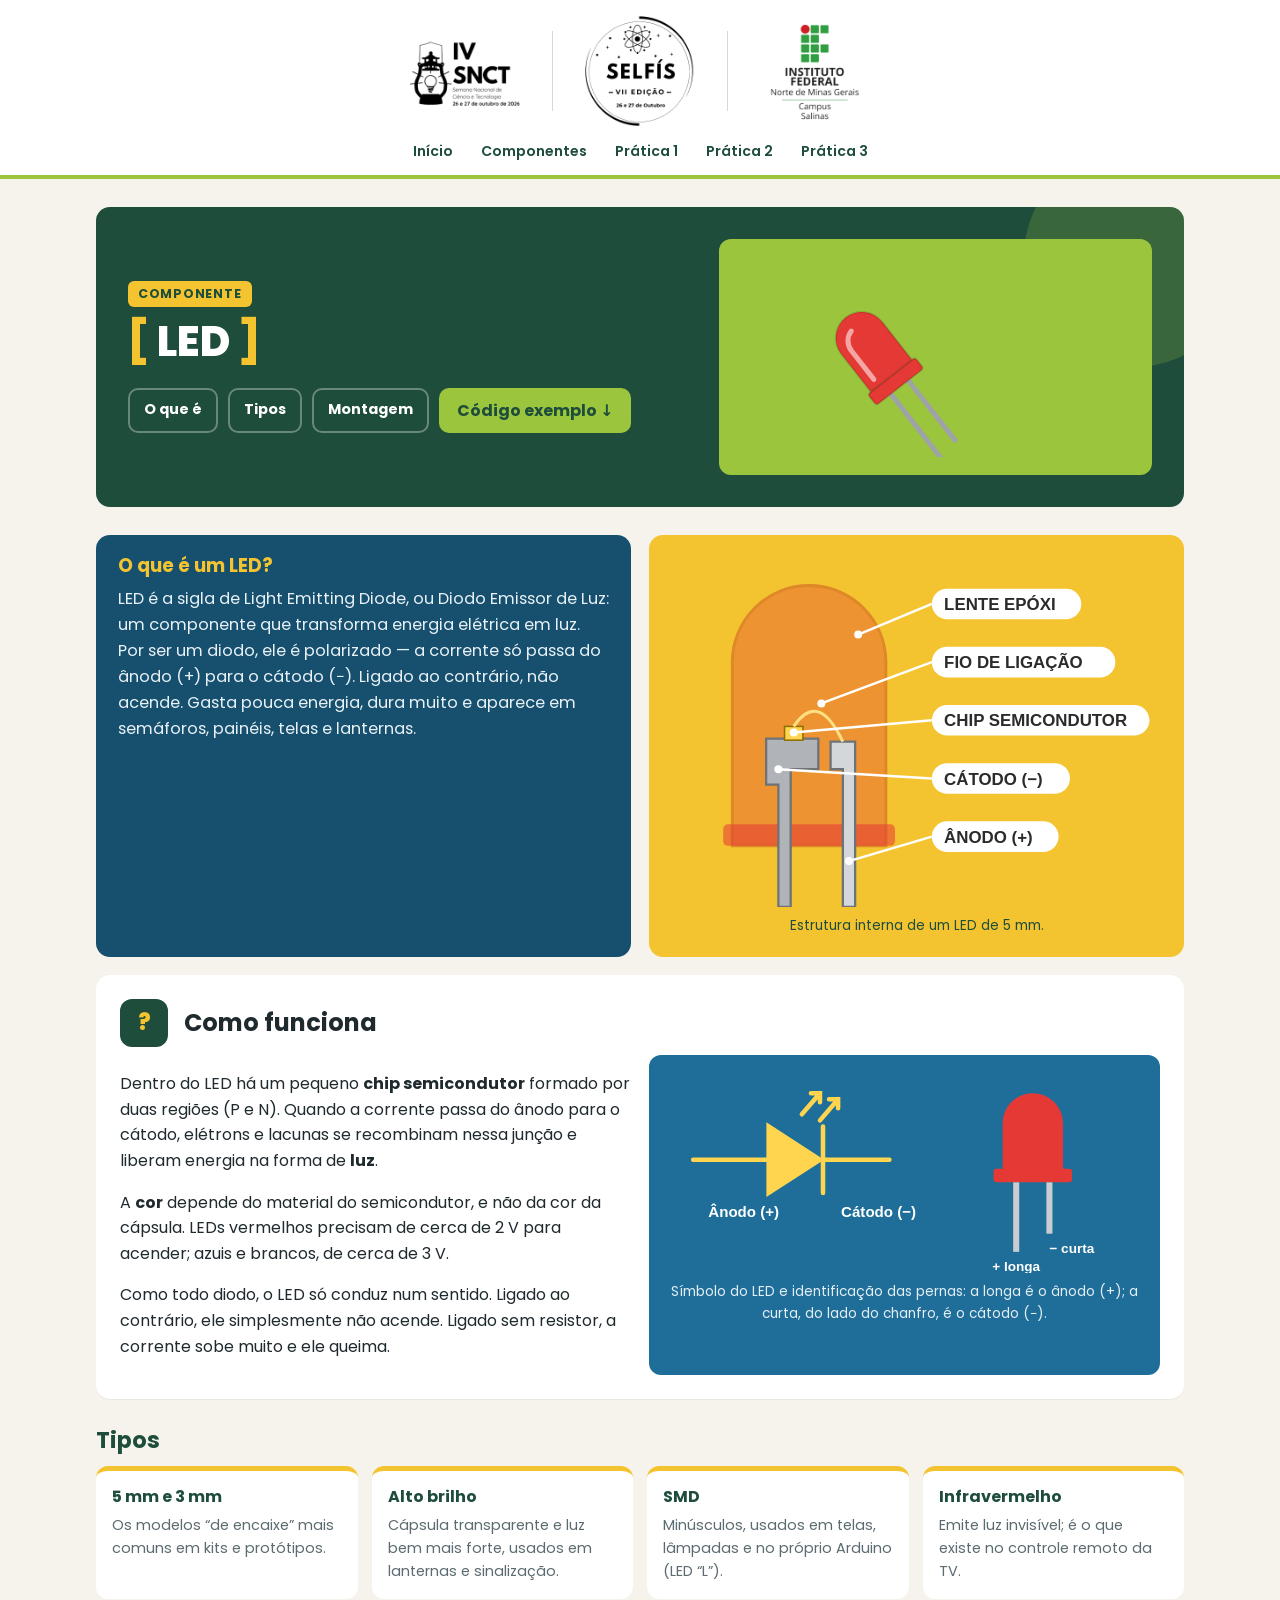
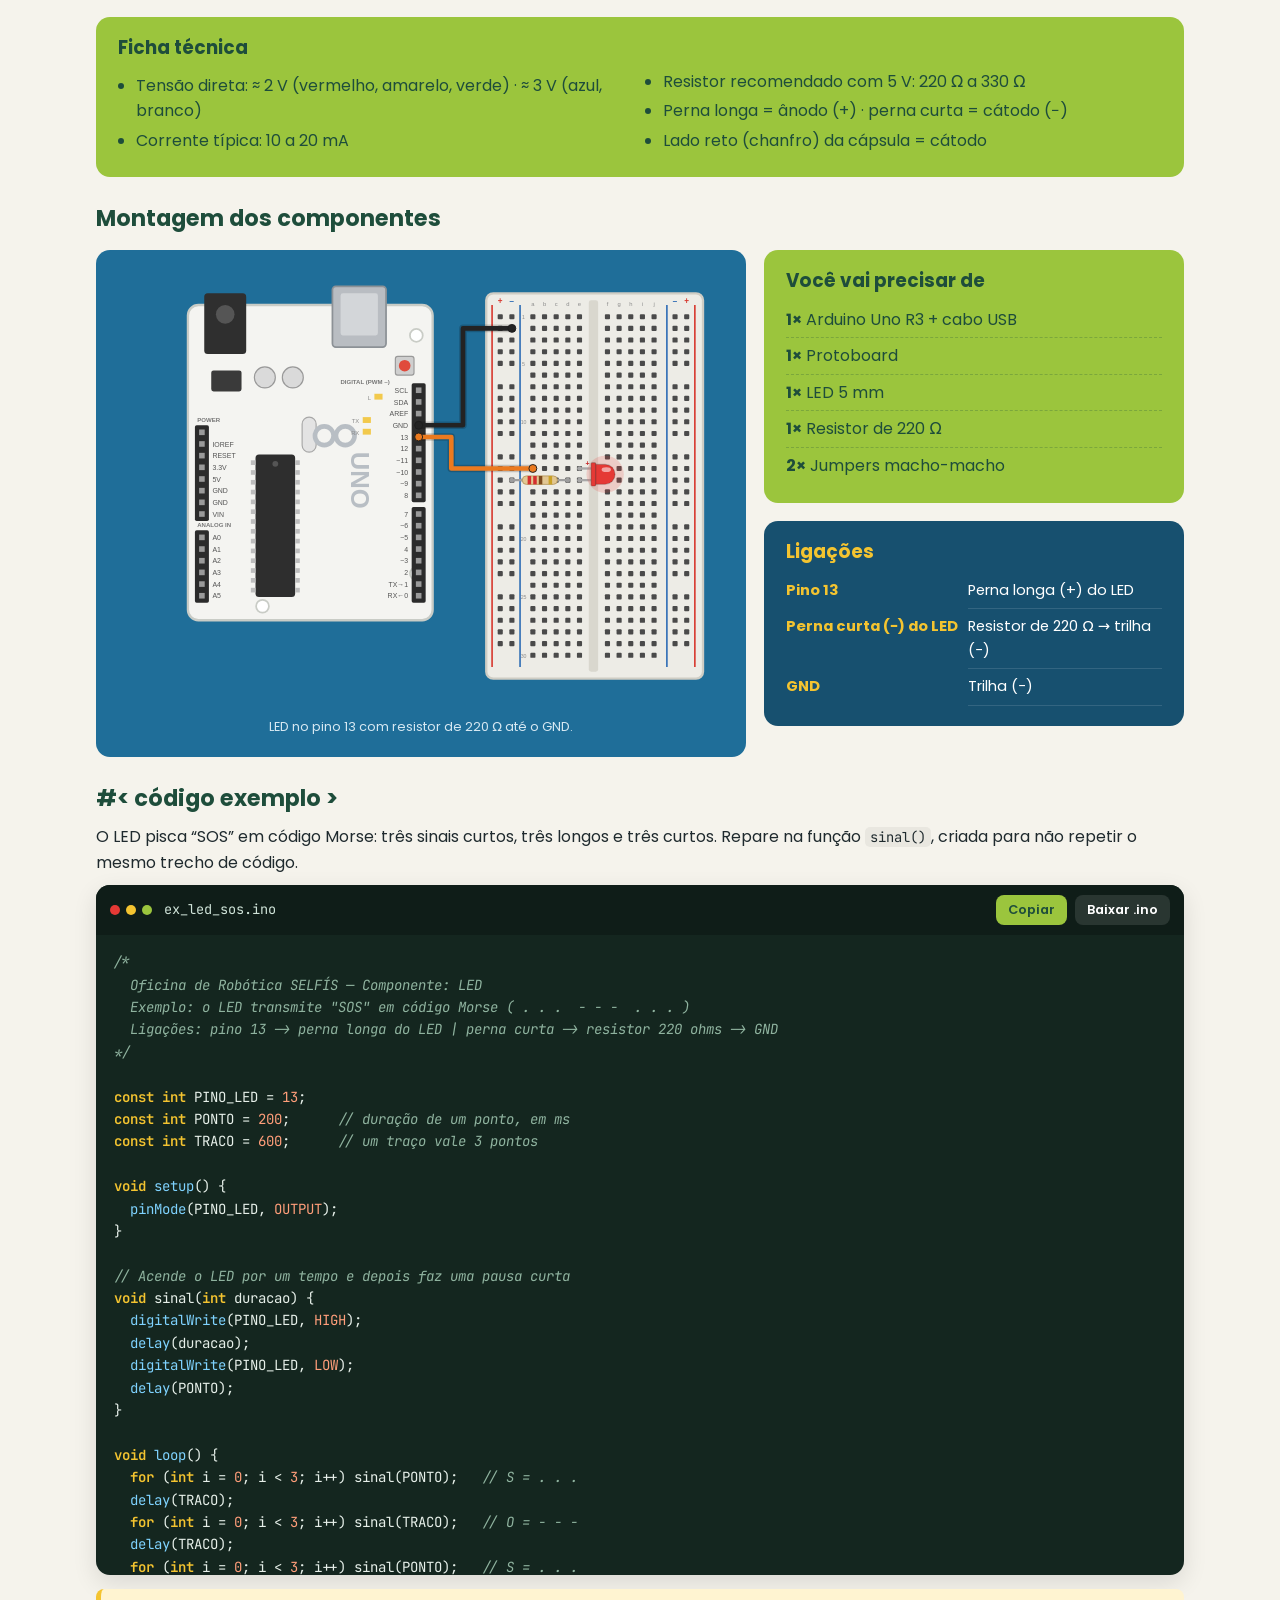
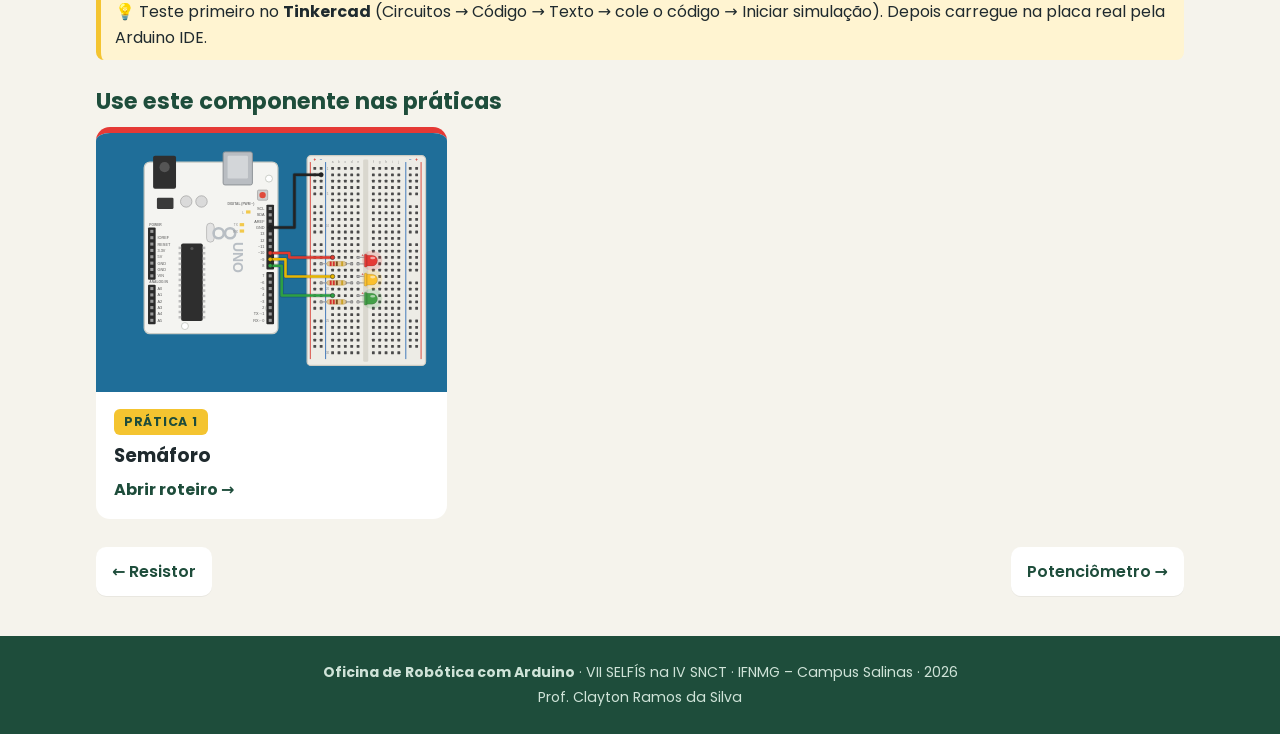
<file: componentes/led/index.html>
<!doctype html>
<html lang="pt-BR"><head><meta charset="utf-8"><meta name="viewport" content="width=device-width, initial-scale=1">
<title>LED · Componentes · Oficina de Robótica SELFÍS</title><meta name="description" content="LED é a sigla de Light Emitting Diode, ou Diodo Emissor de Luz: um componente que transforma energia elétrica em luz. Por ser um diodo, ele é polarizado — a corrente só passa do ânodo (+) para o cátodo (−). Ligado ao contrário, não acende. Gasta pouca energia, dura muito e aparece em semáforos, painéis, telas e lanternas.">
<link rel="preconnect" href="https://fonts.googleapis.com"><link rel="preconnect" href="https://fonts.gstatic.com" crossorigin>
<link href="https://fonts.googleapis.com/css2?family=Poppins:wght@400;500;600;700;800&family=JetBrains+Mono:wght@400;600&display=swap" rel="stylesheet">
<link rel="stylesheet" href="../../assets/style.css"><link rel="icon" href="../../assets/img/ledBig.svg">
</head><body><header class="top">
  <div class="logos"><span class="logo"><img src="../../assets/logos/logo-snct.png" alt="SNCT" onerror="this.parentNode.classList.add('vazio')"><b>SNCT</b></span><span class="sep"></span><span class="logo"><img src="../../assets/logos/logo-selfis.png" alt="SELFÍS" onerror="this.parentNode.classList.add('vazio')"><b>SELFÍS</b></span><span class="sep"></span><span class="logo"><img src="../../assets/logos/logo-if.png" alt="IFNMG · Campus Salinas" onerror="this.parentNode.classList.add('vazio')"><b>IFNMG · Campus Salinas</b></span></div>
  <nav><a href="../../index.html">Início</a><a href="../../componentes/index.html">Componentes</a><a href="../../pratica-1/index.html">Prática 1</a><a href="../../pratica-2/index.html">Prática 2</a><a href="../../pratica-3/index.html">Prática 3</a></nav>
</header><main>
  <section class="hero comp-hero">
    <div class="hero-txt">
      <span class="tag">Componente</span>
      <h1><span class="br">[</span> LED <span class="br">]</span></h1>
      <div class="jump"><a href="#oque" class="cta ghost">O que é</a><a href="#tipos" class="cta ghost">Tipos</a><a href="#montagem" class="cta ghost">Montagem</a><a href="#codigo" class="cta">Código exemplo ↓</a></div>
    </div>
    <div class="comp-img"><img src="../../assets/img/ledBig.svg" alt="LED"></div>
  </section>

  <section id="oque" class="grid2 eq">
    <div class="panel dark"><h2>O que é um LED?</h2><p class="txt">LED é a sigla de Light Emitting Diode, ou Diodo Emissor de Luz: um componente que transforma energia elétrica em luz. Por ser um diodo, ele é polarizado — a corrente só passa do ânodo (+) para o cátodo (−). Ligado ao contrário, não acende. Gasta pouca energia, dura muito e aparece em semáforos, painéis, telas e lanternas.</p></div>
    <div class="panel yellow center"><a href="../../assets/img/ledInternal.svg" target="_blank" rel="noopener"><img class="esquema" src="../../assets/img/ledInternal.svg" alt="Estrutura interna de um LED de 5 mm."></a><p class="cap">Estrutura interna de um LED de 5 mm.</p></div>
  </section>

  <section class="steps"><div class="step-head"><span class="num">?</span><div><h2>Como funciona</h2></div></div>
    <div class="grid2 eq flat">
      <div><p>Dentro do LED há um pequeno <b>chip semicondutor</b> formado por duas regiões (P e N). Quando a corrente passa do ânodo para o cátodo, elétrons e lacunas se recombinam nessa junção e liberam energia na forma de <b>luz</b>.</p><p>A <b>cor</b> depende do material do semicondutor, e não da cor da cápsula. LEDs vermelhos precisam de cerca de 2 V para acender; azuis e brancos, de cerca de 3 V.</p><p>Como todo diodo, o LED só conduz num sentido. Ligado ao contrário, ele simplesmente não acende. Ligado sem resistor, a corrente sobe muito e ele queima.</p></div>
      <figure class="fig"><a href="../../assets/img/ledSymbol.svg" target="_blank" rel="noopener"><img class="esquema" src="../../assets/img/ledSymbol.svg" alt="Símbolo do LED e identificação das pernas: a longa é o ânodo (+); a curta, do lado do chanfro, é o cátodo (−)."></a><figcaption>Símbolo do LED e identificação das pernas: a longa é o ânodo (+); a curta, do lado do chanfro, é o cátodo (−).</figcaption></figure>
    </div>
    
  </section>

  <section id="tipos"><h2 class="sec">Tipos</h2><div class="tipos"><div class="tipo"><h3>5 mm e 3 mm</h3><p>Os modelos “de encaixe” mais comuns em kits e protótipos.</p></div><div class="tipo"><h3>Alto brilho</h3><p>Cápsula transparente e luz bem mais forte, usados em lanternas e sinalização.</p></div><div class="tipo"><h3>SMD</h3><p>Minúsculos, usados em telas, lâmpadas e no próprio Arduino (LED “L”).</p></div><div class="tipo"><h3>Infravermelho</h3><p>Emite luz invisível; é o que existe no controle remoto da TV.</p></div></div></section>

  <section class="panel lime ficha"><h2>Ficha técnica</h2><ul><li>Tensão direta: ≈ 2 V (vermelho, amarelo, verde) · ≈ 3 V (azul, branco)</li><li>Corrente típica: 10 a 20 mA</li><li>Resistor recomendado com 5 V: 220 Ω a 330 Ω</li><li>Perna longa = ânodo (+) · perna curta = cátodo (−)</li><li>Lado reto (chanfro) da cápsula = cátodo</li></ul></section>

  <section id="montagem"><h2 class="sec">Montagem dos componentes</h2>
    <div class="grid2">
      <div class="panel blue"><a href="../../assets/img/exBlink.svg" target="_blank" rel="noopener"><img class="esquema" src="../../assets/img/exBlink.svg" alt="LED no pino 13 com resistor de 220 Ω até o GND."></a><p class="zoom">LED no pino 13 com resistor de 220 Ω até o GND.</p></div>
      <div class="side">
        <div class="panel lime"><h2>Você vai precisar de</h2><ul class="comp"><li><b>1×</b> Arduino Uno R3 + cabo USB</li><li><b>1×</b> Protoboard</li><li><b>1×</b> LED 5 mm</li><li><b>1×</b> Resistor de 220 Ω</li><li><b>2×</b> Jumpers macho-macho</li></ul></div>
        <div class="panel dark"><h2>Ligações</h2><table class="lig"><tr><th>Pino 13</th><td>Perna longa (+) do LED</td></tr><tr><th>Perna curta (−) do LED</th><td>Resistor de 220 Ω → trilha (−)</td></tr><tr><th>GND</th><td>Trilha (−)</td></tr></table></div>
      </div>
    </div>
  </section>

  <section id="codigo"><h2 class="sec">#&lt; código exemplo &gt;</h2><p class="intro">O LED pisca “SOS” em código Morse: três sinais curtos, três longos e três curtos. Repare na função <code>sinal()</code>, criada para não repetir o mesmo trecho de código.</p><div class="code">
    <div class="code-bar"><span class="dots"><i></i><i></i><i></i></span><span class="fname">ex_led_sos.ino</span>
      <span class="actions"><button class="btn-copy" data-target="ex_led_sos.ino">Copiar</button><a class="btn-dl" href="../../assets/codigos/ex_led_sos.ino" download>Baixar .ino</a></span></div>
    <pre id="ex_led_sos.ino"><code><span class="c">/*
  Oficina de Robótica SELFÍS — Componente: LED
  Exemplo: o LED transmite "SOS" em código Morse ( . . .  - - -  . . . )
  Ligações: pino 13 -&gt; perna longa do LED | perna curta -&gt; resistor 220 ohms -&gt; GND
*/</span>

<span class="k">const</span> <span class="k">int</span> PINO_LED = <span class="n">13</span>;
<span class="k">const</span> <span class="k">int</span> PONTO = <span class="n">200</span>;      <span class="c">// duração de um ponto, em ms</span>
<span class="k">const</span> <span class="k">int</span> TRACO = <span class="n">600</span>;      <span class="c">// um traço vale 3 pontos</span>

<span class="k">void</span> <span class="f">setup</span>() {
  <span class="f">pinMode</span>(PINO_LED, <span class="n">OUTPUT</span>);
}

<span class="c">// Acende o LED por um tempo e depois faz uma pausa curta</span>
<span class="k">void</span> sinal(<span class="k">int</span> duracao) {
  <span class="f">digitalWrite</span>(PINO_LED, <span class="n">HIGH</span>);
  <span class="f">delay</span>(duracao);
  <span class="f">digitalWrite</span>(PINO_LED, <span class="n">LOW</span>);
  <span class="f">delay</span>(PONTO);
}

<span class="k">void</span> <span class="f">loop</span>() {
  <span class="k">for</span> (<span class="k">int</span> i = <span class="n">0</span>; i &lt; <span class="n">3</span>; i++) sinal(PONTO);   <span class="c">// S = . . .</span>
  <span class="f">delay</span>(TRACO);
  <span class="k">for</span> (<span class="k">int</span> i = <span class="n">0</span>; i &lt; <span class="n">3</span>; i++) sinal(TRACO);   <span class="c">// O = - - -</span>
  <span class="f">delay</span>(TRACO);
  <span class="k">for</span> (<span class="k">int</span> i = <span class="n">0</span>; i &lt; <span class="n">3</span>; i++) sinal(PONTO);   <span class="c">// S = . . .</span>
  <span class="f">delay</span>(<span class="n">2000</span>);                                <span class="c">// pausa antes de repetir</span>
}
</code></pre>
  </div>
    <p class="alerta">💡 Teste primeiro no <b>Tinkercad</b> (Circuitos → Código → Texto → cole o código → Iniciar simulação). Depois carregue na placa real pela Arduino IDE.</p></section>

  <section><h2 class="sec">Use este componente nas práticas</h2><div class="cards mini">
    <a class="card" href="../../pratica-1/index.html" style="--c:#E53935"><img src="../../assets/img/pratica1.svg" alt=""><div><span class="tag">Prática 1</span><h3>Semáforo</h3><span class="go">Abrir roteiro →</span></div></a>
  </div></section>

  <nav class="pager"><a href="../../componentes/resistor/index.html">← Resistor</a><a href="../../componentes/potenciometro/index.html">Potenciômetro →</a></nav></main><footer><p><b>Oficina de Robótica com Arduino</b> · VII SELFÍS na IV SNCT · IFNMG – Campus Salinas · 2026</p><p>Prof. Clayton Ramos da Silva</p></footer><script src="../../assets/app.js"></script></body></html>
</file>
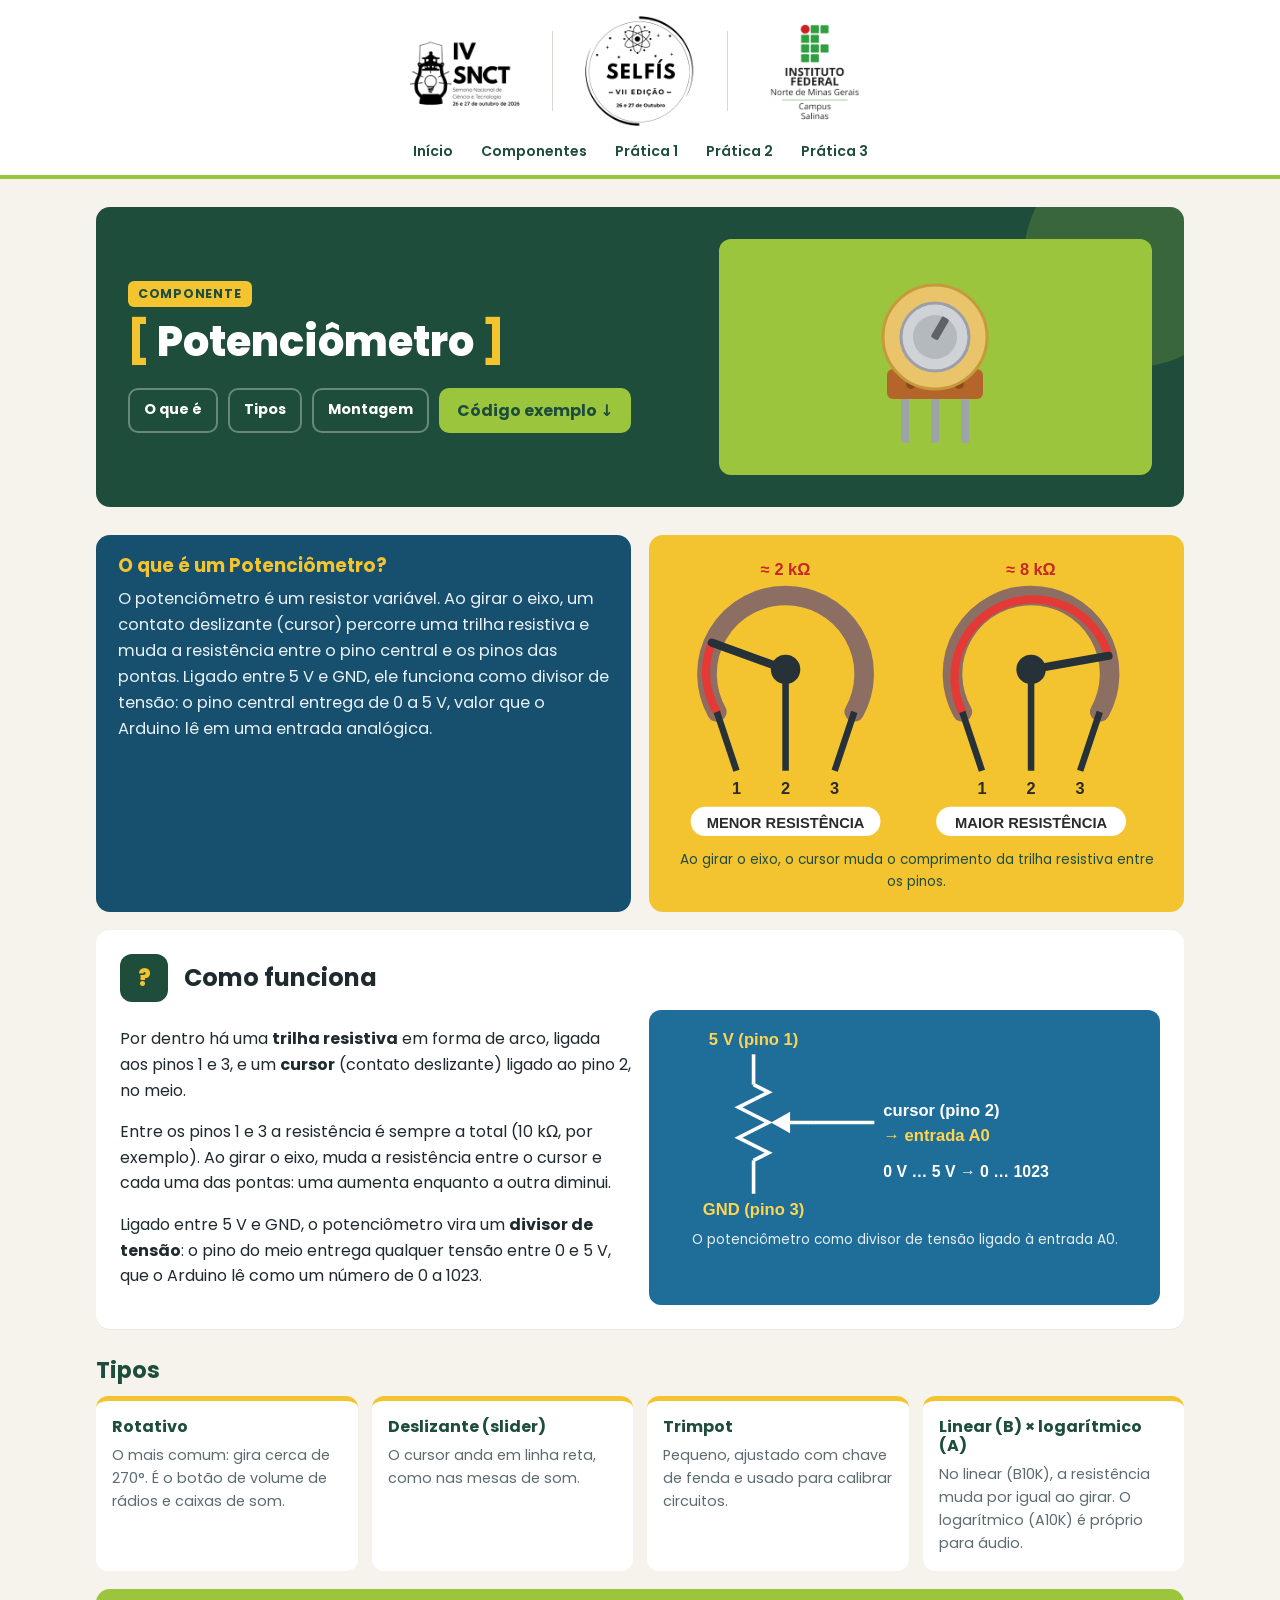
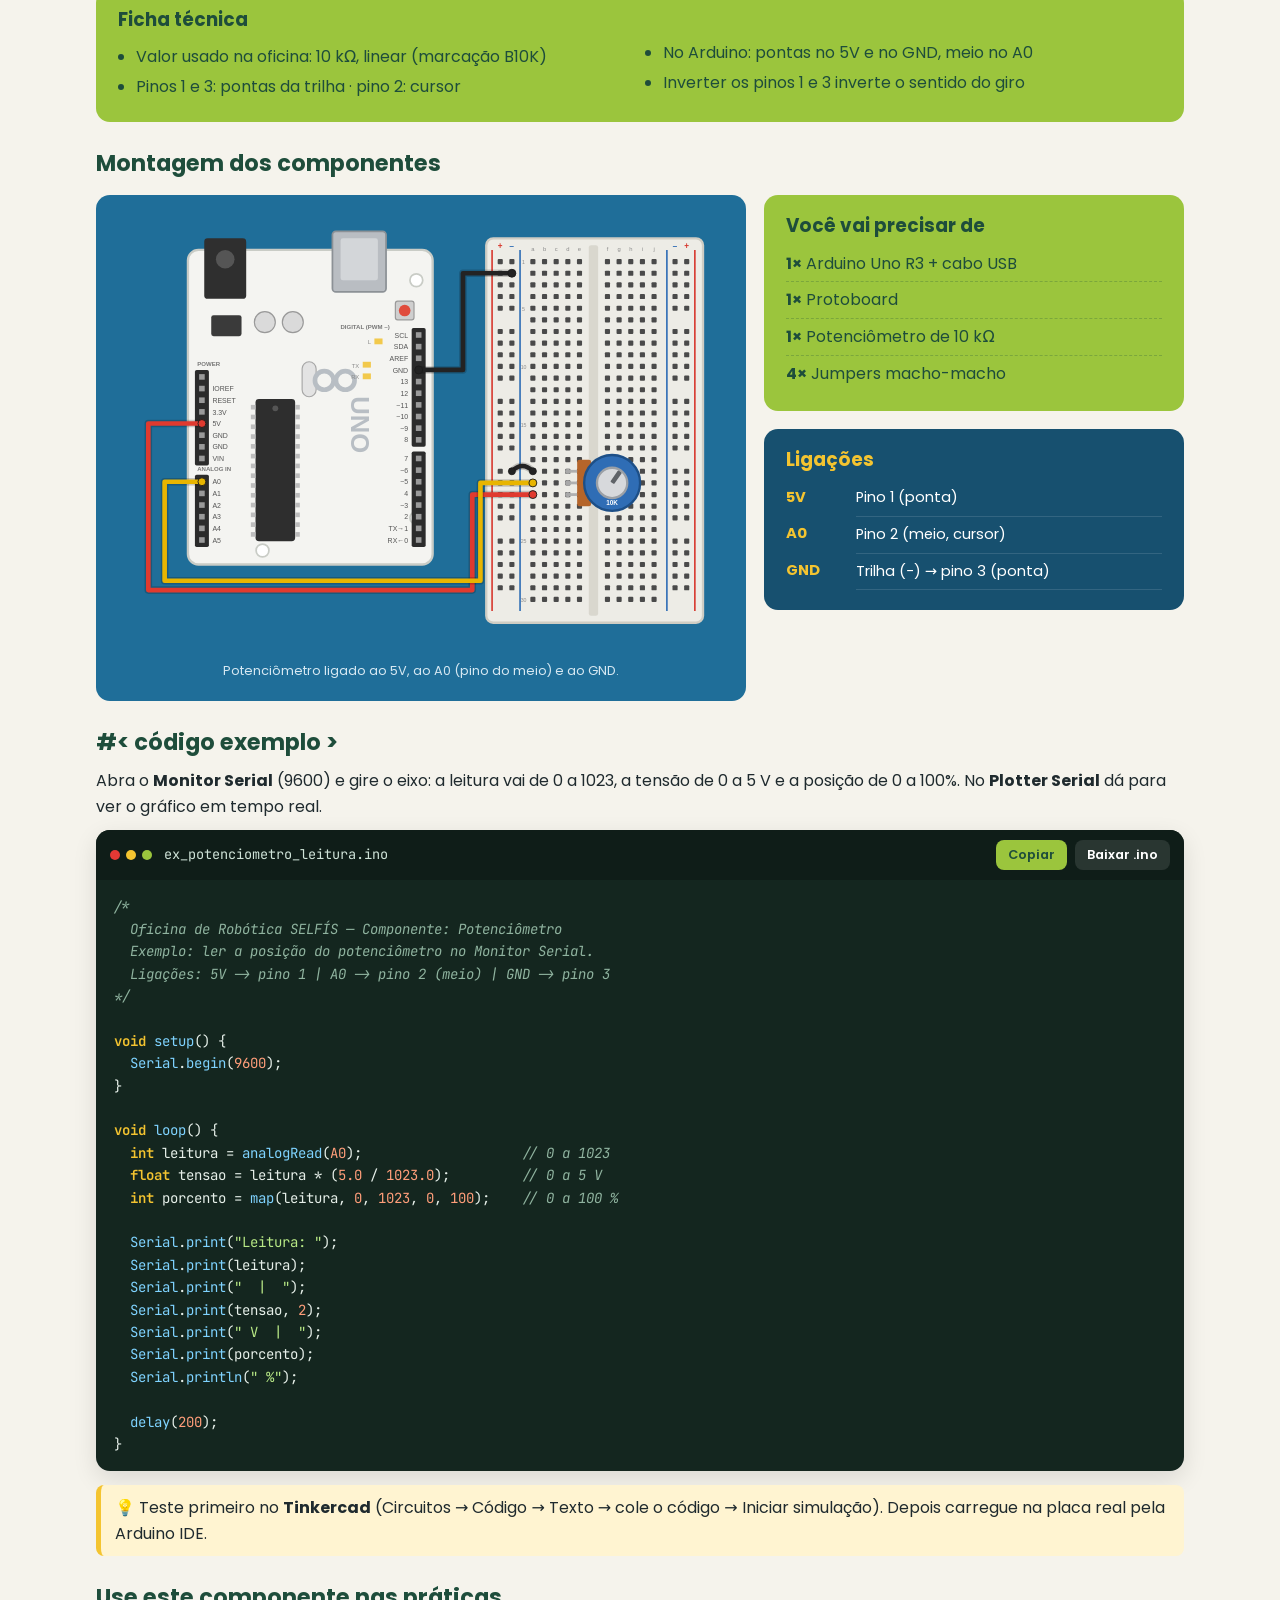
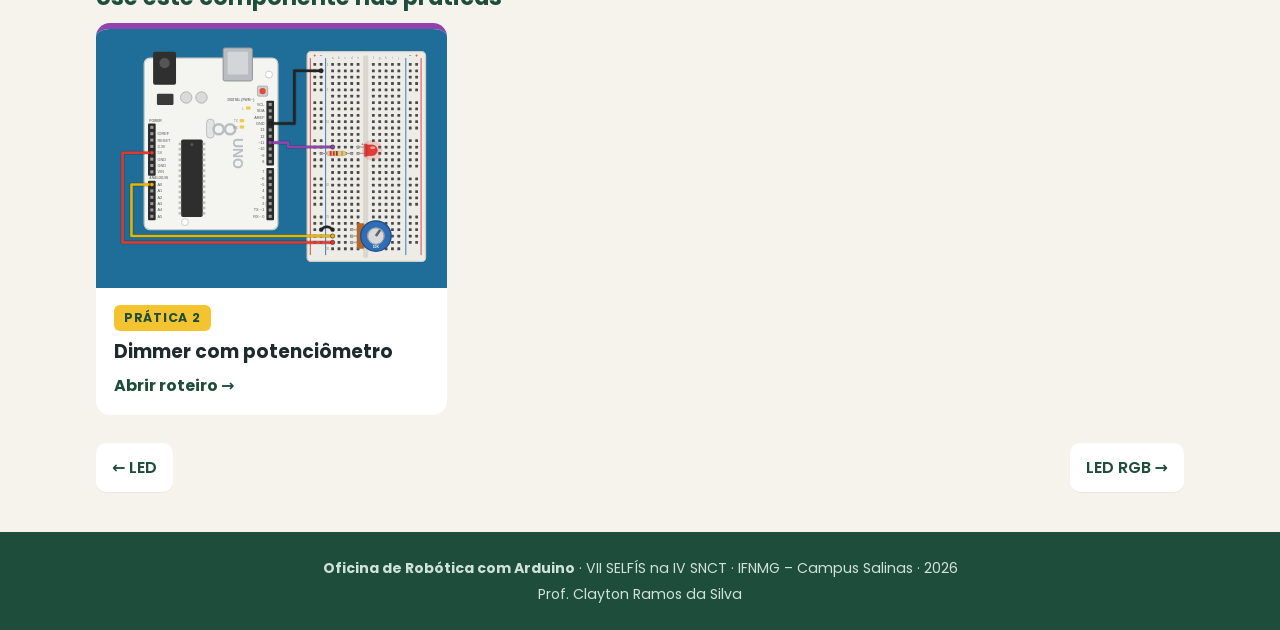
<file: componentes/potenciometro/index.html>
<!doctype html>
<html lang="pt-BR"><head><meta charset="utf-8"><meta name="viewport" content="width=device-width, initial-scale=1">
<title>Potenciômetro · Componentes · Oficina de Robótica SELFÍS</title><meta name="description" content="O potenciômetro é um resistor variável. Ao girar o eixo, um contato deslizante (cursor) percorre uma trilha resistiva e muda a resistência entre o pino central e os pinos das pontas. Ligado entre 5 V e GND, ele funciona como divisor de tensão: o pino central entrega de 0 a 5 V, valor que o Arduino lê em uma entrada analógica.">
<link rel="preconnect" href="https://fonts.googleapis.com"><link rel="preconnect" href="https://fonts.gstatic.com" crossorigin>
<link href="https://fonts.googleapis.com/css2?family=Poppins:wght@400;500;600;700;800&family=JetBrains+Mono:wght@400;600&display=swap" rel="stylesheet">
<link rel="stylesheet" href="../../assets/style.css"><link rel="icon" href="../../assets/img/ledBig.svg">
</head><body><header class="top">
  <div class="logos"><span class="logo"><img src="../../assets/logos/logo-snct.png" alt="SNCT" onerror="this.parentNode.classList.add('vazio')"><b>SNCT</b></span><span class="sep"></span><span class="logo"><img src="../../assets/logos/logo-selfis.png" alt="SELFÍS" onerror="this.parentNode.classList.add('vazio')"><b>SELFÍS</b></span><span class="sep"></span><span class="logo"><img src="../../assets/logos/logo-if.png" alt="IFNMG · Campus Salinas" onerror="this.parentNode.classList.add('vazio')"><b>IFNMG · Campus Salinas</b></span></div>
  <nav><a href="../../index.html">Início</a><a href="../../componentes/index.html">Componentes</a><a href="../../pratica-1/index.html">Prática 1</a><a href="../../pratica-2/index.html">Prática 2</a><a href="../../pratica-3/index.html">Prática 3</a></nav>
</header><main>
  <section class="hero comp-hero">
    <div class="hero-txt">
      <span class="tag">Componente</span>
      <h1><span class="br">[</span> Potenciômetro <span class="br">]</span></h1>
      <div class="jump"><a href="#oque" class="cta ghost">O que é</a><a href="#tipos" class="cta ghost">Tipos</a><a href="#montagem" class="cta ghost">Montagem</a><a href="#codigo" class="cta">Código exemplo ↓</a></div>
    </div>
    <div class="comp-img"><img src="../../assets/img/potBig.svg" alt="Potenciômetro"></div>
  </section>

  <section id="oque" class="grid2 eq">
    <div class="panel dark"><h2>O que é um Potenciômetro?</h2><p class="txt">O potenciômetro é um resistor variável. Ao girar o eixo, um contato deslizante (cursor) percorre uma trilha resistiva e muda a resistência entre o pino central e os pinos das pontas. Ligado entre 5 V e GND, ele funciona como divisor de tensão: o pino central entrega de 0 a 5 V, valor que o Arduino lê em uma entrada analógica.</p></div>
    <div class="panel yellow center"><a href="../../assets/img/potInternal.svg" target="_blank" rel="noopener"><img class="esquema" src="../../assets/img/potInternal.svg" alt="Ao girar o eixo, o cursor muda o comprimento da trilha resistiva entre os pinos."></a><p class="cap">Ao girar o eixo, o cursor muda o comprimento da trilha resistiva entre os pinos.</p></div>
  </section>

  <section class="steps"><div class="step-head"><span class="num">?</span><div><h2>Como funciona</h2></div></div>
    <div class="grid2 eq flat">
      <div><p>Por dentro há uma <b>trilha resistiva</b> em forma de arco, ligada aos pinos 1 e 3, e um <b>cursor</b> (contato deslizante) ligado ao pino 2, no meio.</p><p>Entre os pinos 1 e 3 a resistência é sempre a total (10 kΩ, por exemplo). Ao girar o eixo, muda a resistência entre o cursor e cada uma das pontas: uma aumenta enquanto a outra diminui.</p><p>Ligado entre 5 V e GND, o potenciômetro vira um <b>divisor de tensão</b>: o pino do meio entrega qualquer tensão entre 0 e 5 V, que o Arduino lê como um número de 0 a 1023.</p></div>
      <figure class="fig"><a href="../../assets/img/potDivider.svg" target="_blank" rel="noopener"><img class="esquema" src="../../assets/img/potDivider.svg" alt="O potenciômetro como divisor de tensão ligado à entrada A0."></a><figcaption>O potenciômetro como divisor de tensão ligado à entrada A0.</figcaption></figure>
    </div>
    
  </section>

  <section id="tipos"><h2 class="sec">Tipos</h2><div class="tipos"><div class="tipo"><h3>Rotativo</h3><p>O mais comum: gira cerca de 270°. É o botão de volume de rádios e caixas de som.</p></div><div class="tipo"><h3>Deslizante (slider)</h3><p>O cursor anda em linha reta, como nas mesas de som.</p></div><div class="tipo"><h3>Trimpot</h3><p>Pequeno, ajustado com chave de fenda e usado para calibrar circuitos.</p></div><div class="tipo"><h3>Linear (B) × logarítmico (A)</h3><p>No linear (B10K), a resistência muda por igual ao girar. O logarítmico (A10K) é próprio para áudio.</p></div></div></section>

  <section class="panel lime ficha"><h2>Ficha técnica</h2><ul><li>Valor usado na oficina: 10 kΩ, linear (marcação B10K)</li><li>Pinos 1 e 3: pontas da trilha · pino 2: cursor</li><li>No Arduino: pontas no 5V e no GND, meio no A0</li><li>Inverter os pinos 1 e 3 inverte o sentido do giro</li></ul></section>

  <section id="montagem"><h2 class="sec">Montagem dos componentes</h2>
    <div class="grid2">
      <div class="panel blue"><a href="../../assets/img/exPot.svg" target="_blank" rel="noopener"><img class="esquema" src="../../assets/img/exPot.svg" alt="Potenciômetro ligado ao 5V, ao A0 (pino do meio) e ao GND."></a><p class="zoom">Potenciômetro ligado ao 5V, ao A0 (pino do meio) e ao GND.</p></div>
      <div class="side">
        <div class="panel lime"><h2>Você vai precisar de</h2><ul class="comp"><li><b>1×</b> Arduino Uno R3 + cabo USB</li><li><b>1×</b> Protoboard</li><li><b>1×</b> Potenciômetro de 10 kΩ</li><li><b>4×</b> Jumpers macho-macho</li></ul></div>
        <div class="panel dark"><h2>Ligações</h2><table class="lig"><tr><th>5V</th><td>Pino 1 (ponta)</td></tr><tr><th>A0</th><td>Pino 2 (meio, cursor)</td></tr><tr><th>GND</th><td>Trilha (−) → pino 3 (ponta)</td></tr></table></div>
      </div>
    </div>
  </section>

  <section id="codigo"><h2 class="sec">#&lt; código exemplo &gt;</h2><p class="intro">Abra o <b>Monitor Serial</b> (9600) e gire o eixo: a leitura vai de 0 a 1023, a tensão de 0 a 5 V e a posição de 0 a 100%. No <b>Plotter Serial</b> dá para ver o gráfico em tempo real.</p><div class="code">
    <div class="code-bar"><span class="dots"><i></i><i></i><i></i></span><span class="fname">ex_potenciometro_leitura.ino</span>
      <span class="actions"><button class="btn-copy" data-target="ex_potenciometro_leitura.ino">Copiar</button><a class="btn-dl" href="../../assets/codigos/ex_potenciometro_leitura.ino" download>Baixar .ino</a></span></div>
    <pre id="ex_potenciometro_leitura.ino"><code><span class="c">/*
  Oficina de Robótica SELFÍS — Componente: Potenciômetro
  Exemplo: ler a posição do potenciômetro no Monitor Serial.
  Ligações: 5V -&gt; pino 1 | A0 -&gt; pino 2 (meio) | GND -&gt; pino 3
*/</span>

<span class="k">void</span> <span class="f">setup</span>() {
  <span class="f">Serial</span>.<span class="f">begin</span>(<span class="n">9600</span>);
}

<span class="k">void</span> <span class="f">loop</span>() {
  <span class="k">int</span> leitura = <span class="f">analogRead</span>(<span class="n">A0</span>);                    <span class="c">// 0 a 1023</span>
  <span class="k">float</span> tensao = leitura * (<span class="n">5.0</span> / <span class="n">1023.0</span>);         <span class="c">// 0 a 5 V</span>
  <span class="k">int</span> porcento = <span class="f">map</span>(leitura, <span class="n">0</span>, <span class="n">1023</span>, <span class="n">0</span>, <span class="n">100</span>);    <span class="c">// 0 a 100 %</span>

  <span class="f">Serial</span>.<span class="f">print</span>(<span class="s">"Leitura: "</span>);
  <span class="f">Serial</span>.<span class="f">print</span>(leitura);
  <span class="f">Serial</span>.<span class="f">print</span>(<span class="s">"  |  "</span>);
  <span class="f">Serial</span>.<span class="f">print</span>(tensao, <span class="n">2</span>);
  <span class="f">Serial</span>.<span class="f">print</span>(<span class="s">" V  |  "</span>);
  <span class="f">Serial</span>.<span class="f">print</span>(porcento);
  <span class="f">Serial</span>.<span class="f">println</span>(<span class="s">" %"</span>);

  <span class="f">delay</span>(<span class="n">200</span>);
}
</code></pre>
  </div>
    <p class="alerta">💡 Teste primeiro no <b>Tinkercad</b> (Circuitos → Código → Texto → cole o código → Iniciar simulação). Depois carregue na placa real pela Arduino IDE.</p></section>

  <section><h2 class="sec">Use este componente nas práticas</h2><div class="cards mini">
    <a class="card" href="../../pratica-2/index.html" style="--c:#8E44AD"><img src="../../assets/img/pratica2.svg" alt=""><div><span class="tag">Prática 2</span><h3>Dimmer com potenciômetro</h3><span class="go">Abrir roteiro →</span></div></a>
  </div></section>

  <nav class="pager"><a href="../../componentes/led/index.html">← LED</a><a href="../../componentes/led-rgb/index.html">LED RGB →</a></nav></main><footer><p><b>Oficina de Robótica com Arduino</b> · VII SELFÍS na IV SNCT · IFNMG – Campus Salinas · 2026</p><p>Prof. Clayton Ramos da Silva</p></footer><script src="../../assets/app.js"></script></body></html>
</file>
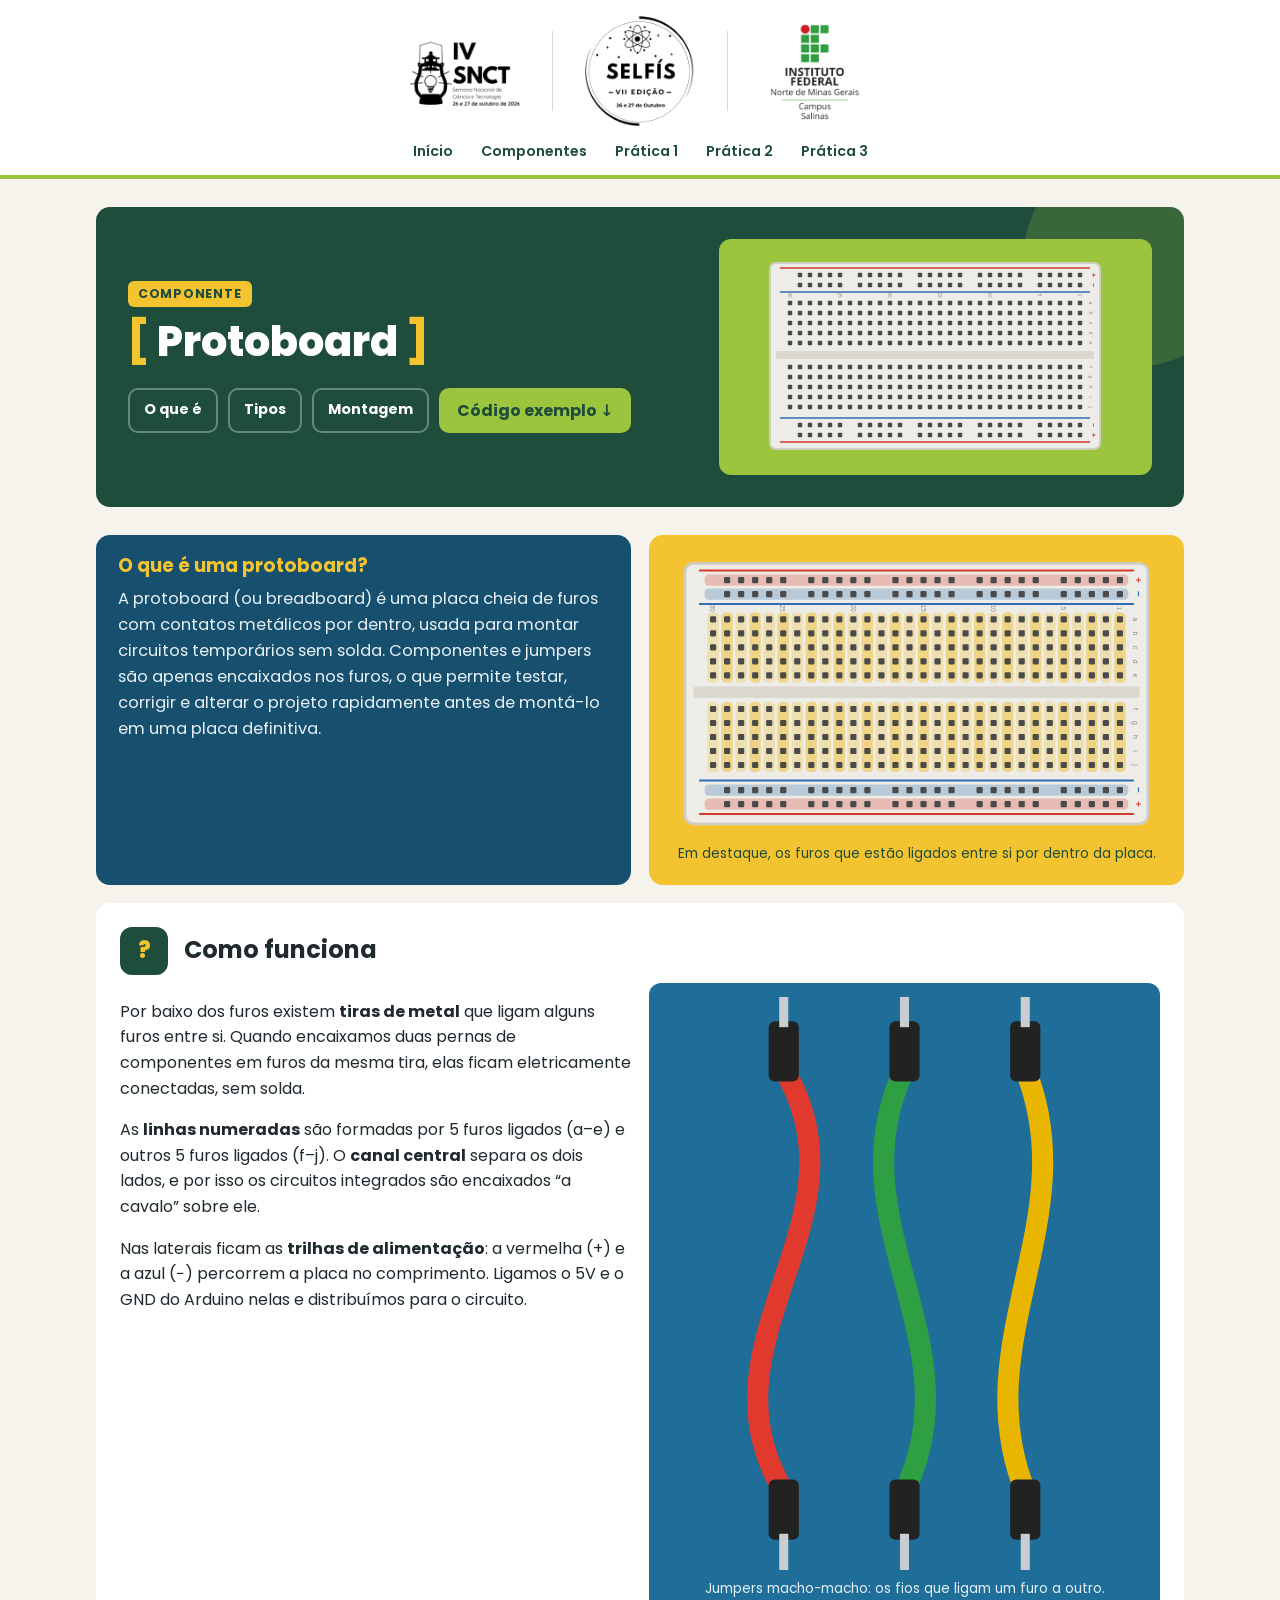
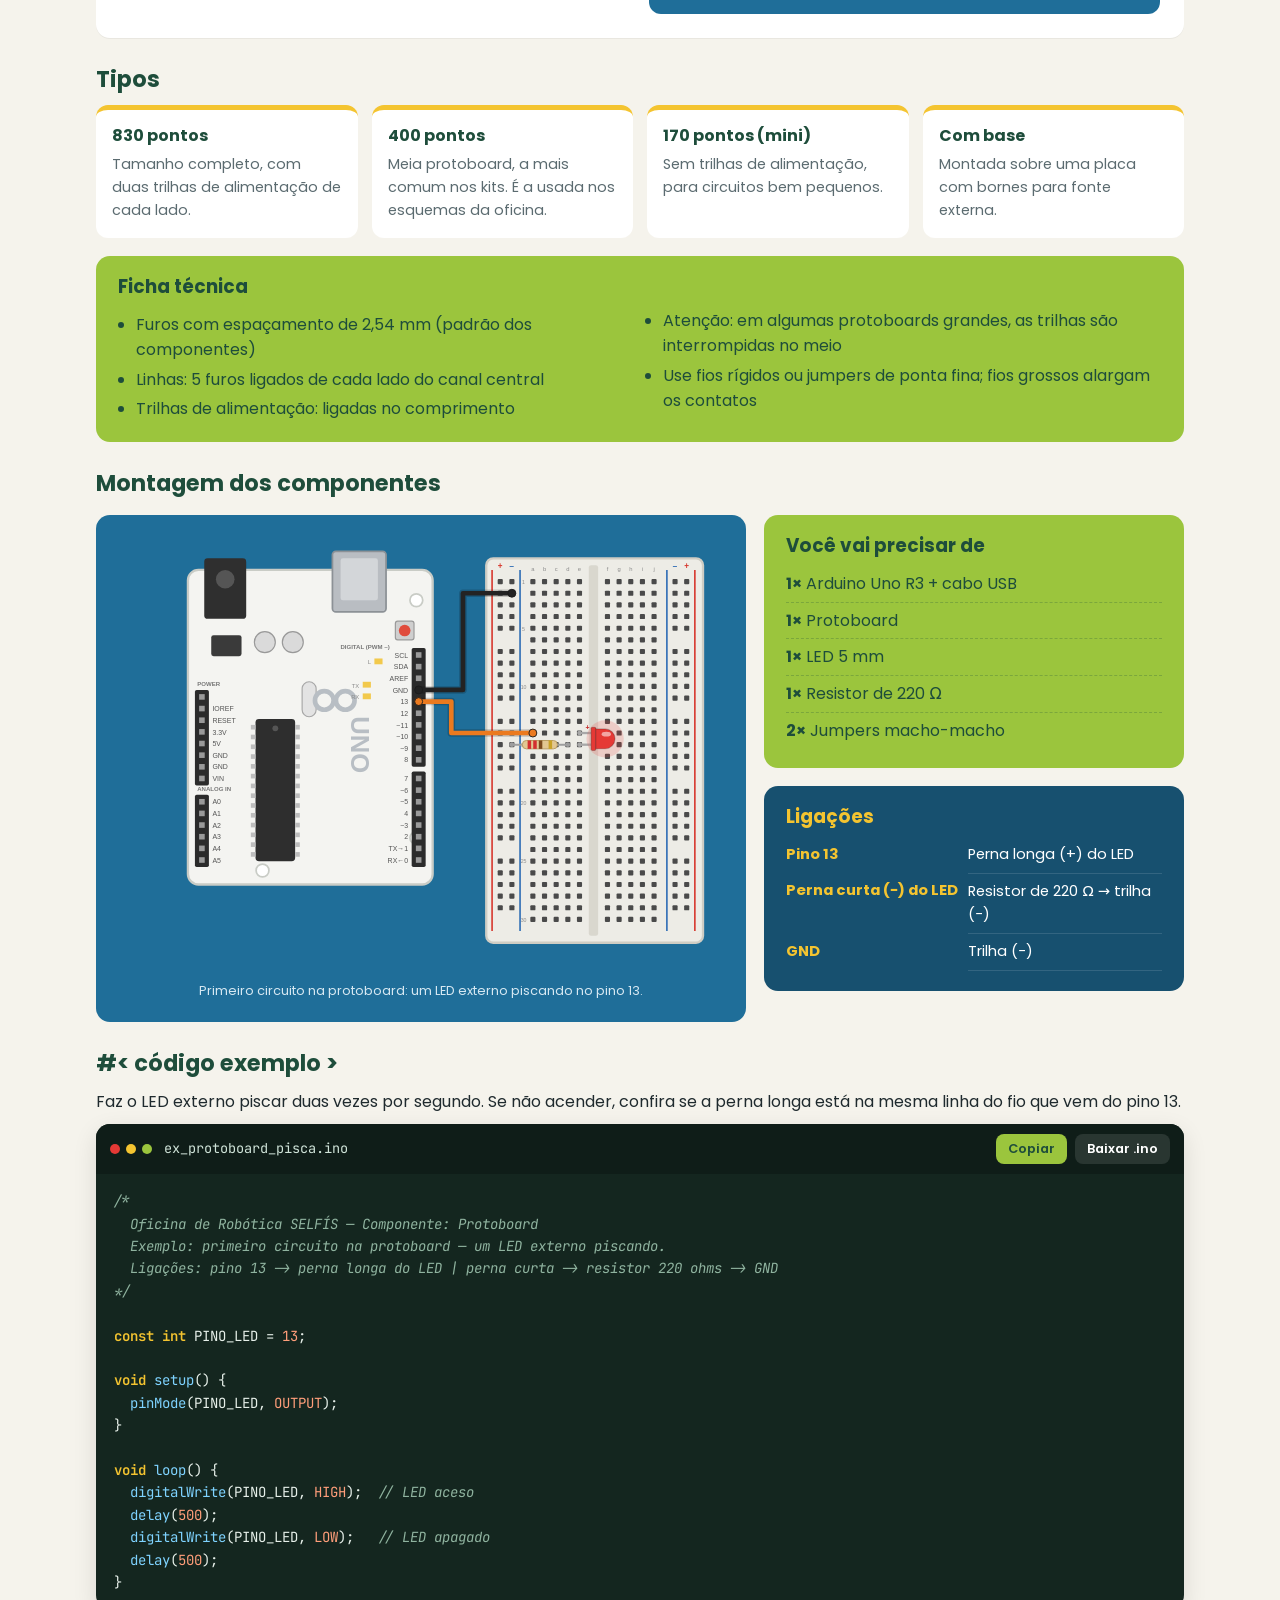
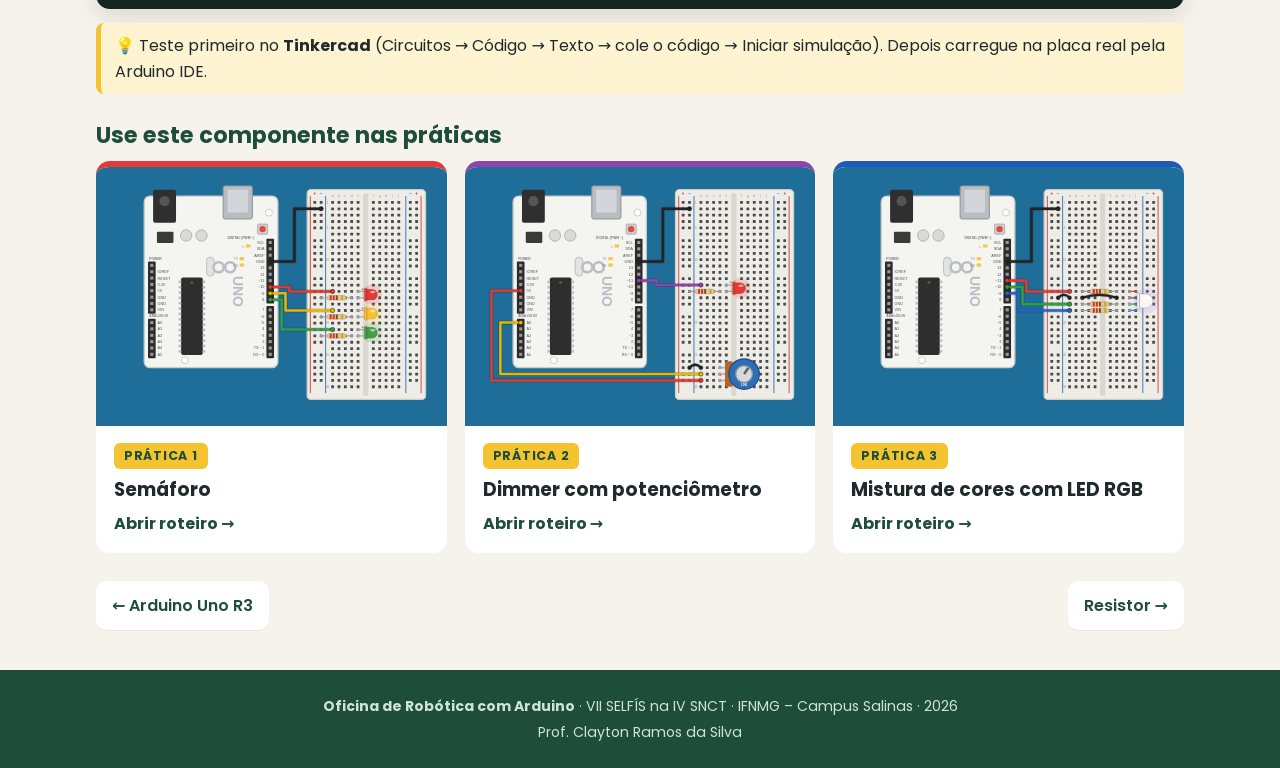
<file: componentes/protoboard/index.html>
<!doctype html>
<html lang="pt-BR"><head><meta charset="utf-8"><meta name="viewport" content="width=device-width, initial-scale=1">
<title>Protoboard · Componentes · Oficina de Robótica SELFÍS</title><meta name="description" content="A protoboard (ou breadboard) é uma placa cheia de furos com contatos metálicos por dentro, usada para montar circuitos temporários sem solda. Componentes e jumpers são apenas encaixados nos furos, o que permite testar, corrigir e alterar o projeto rapidamente antes de montá-lo em uma placa definitiva.">
<link rel="preconnect" href="https://fonts.googleapis.com"><link rel="preconnect" href="https://fonts.gstatic.com" crossorigin>
<link href="https://fonts.googleapis.com/css2?family=Poppins:wght@400;500;600;700;800&family=JetBrains+Mono:wght@400;600&display=swap" rel="stylesheet">
<link rel="stylesheet" href="../../assets/style.css"><link rel="icon" href="../../assets/img/ledBig.svg">
</head><body><header class="top">
  <div class="logos"><span class="logo"><img src="../../assets/logos/logo-snct.png" alt="SNCT" onerror="this.parentNode.classList.add('vazio')"><b>SNCT</b></span><span class="sep"></span><span class="logo"><img src="../../assets/logos/logo-selfis.png" alt="SELFÍS" onerror="this.parentNode.classList.add('vazio')"><b>SELFÍS</b></span><span class="sep"></span><span class="logo"><img src="../../assets/logos/logo-if.png" alt="IFNMG · Campus Salinas" onerror="this.parentNode.classList.add('vazio')"><b>IFNMG · Campus Salinas</b></span></div>
  <nav><a href="../../index.html">Início</a><a href="../../componentes/index.html">Componentes</a><a href="../../pratica-1/index.html">Prática 1</a><a href="../../pratica-2/index.html">Prática 2</a><a href="../../pratica-3/index.html">Prática 3</a></nav>
</header><main>
  <section class="hero comp-hero">
    <div class="hero-txt">
      <span class="tag">Componente</span>
      <h1><span class="br">[</span> Protoboard <span class="br">]</span></h1>
      <div class="jump"><a href="#oque" class="cta ghost">O que é</a><a href="#tipos" class="cta ghost">Tipos</a><a href="#montagem" class="cta ghost">Montagem</a><a href="#codigo" class="cta">Código exemplo ↓</a></div>
    </div>
    <div class="comp-img"><img src="../../assets/img/breadboardSmall.svg" alt="Protoboard"></div>
  </section>

  <section id="oque" class="grid2 eq">
    <div class="panel dark"><h2>O que é uma protoboard?</h2><p class="txt">A protoboard (ou breadboard) é uma placa cheia de furos com contatos metálicos por dentro, usada para montar circuitos temporários sem solda. Componentes e jumpers são apenas encaixados nos furos, o que permite testar, corrigir e alterar o projeto rapidamente antes de montá-lo em uma placa definitiva.</p></div>
    <div class="panel yellow center"><a href="../../assets/img/breadboardHighlight.svg" target="_blank" rel="noopener"><img class="esquema" src="../../assets/img/breadboardHighlight.svg" alt="Em destaque, os furos que estão ligados entre si por dentro da placa."></a><p class="cap">Em destaque, os furos que estão ligados entre si por dentro da placa.</p></div>
  </section>

  <section class="steps"><div class="step-head"><span class="num">?</span><div><h2>Como funciona</h2></div></div>
    <div class="grid2 eq flat">
      <div><p>Por baixo dos furos existem <b>tiras de metal</b> que ligam alguns furos entre si. Quando encaixamos duas pernas de componentes em furos da mesma tira, elas ficam eletricamente conectadas, sem solda.</p><p>As <b>linhas numeradas</b> são formadas por 5 furos ligados (a–e) e outros 5 furos ligados (f–j). O <b>canal central</b> separa os dois lados, e por isso os circuitos integrados são encaixados “a cavalo” sobre ele.</p><p>Nas laterais ficam as <b>trilhas de alimentação</b>: a vermelha (+) e a azul (−) percorrem a placa no comprimento. Ligamos o 5V e o GND do Arduino nelas e distribuímos para o circuito.</p></div>
      <figure class="fig"><a href="../../assets/img/jumpers.svg" target="_blank" rel="noopener"><img class="esquema" src="../../assets/img/jumpers.svg" alt="Jumpers macho-macho: os fios que ligam um furo a outro."></a><figcaption>Jumpers macho-macho: os fios que ligam um furo a outro.</figcaption></figure>
    </div>
    
  </section>

  <section id="tipos"><h2 class="sec">Tipos</h2><div class="tipos"><div class="tipo"><h3>830 pontos</h3><p>Tamanho completo, com duas trilhas de alimentação de cada lado.</p></div><div class="tipo"><h3>400 pontos</h3><p>Meia protoboard, a mais comum nos kits. É a usada nos esquemas da oficina.</p></div><div class="tipo"><h3>170 pontos (mini)</h3><p>Sem trilhas de alimentação, para circuitos bem pequenos.</p></div><div class="tipo"><h3>Com base</h3><p>Montada sobre uma placa com bornes para fonte externa.</p></div></div></section>

  <section class="panel lime ficha"><h2>Ficha técnica</h2><ul><li>Furos com espaçamento de 2,54 mm (padrão dos componentes)</li><li>Linhas: 5 furos ligados de cada lado do canal central</li><li>Trilhas de alimentação: ligadas no comprimento</li><li>Atenção: em algumas protoboards grandes, as trilhas são interrompidas no meio</li><li>Use fios rígidos ou jumpers de ponta fina; fios grossos alargam os contatos</li></ul></section>

  <section id="montagem"><h2 class="sec">Montagem dos componentes</h2>
    <div class="grid2">
      <div class="panel blue"><a href="../../assets/img/exBlink.svg" target="_blank" rel="noopener"><img class="esquema" src="../../assets/img/exBlink.svg" alt="Primeiro circuito na protoboard: um LED externo piscando no pino 13."></a><p class="zoom">Primeiro circuito na protoboard: um LED externo piscando no pino 13.</p></div>
      <div class="side">
        <div class="panel lime"><h2>Você vai precisar de</h2><ul class="comp"><li><b>1×</b> Arduino Uno R3 + cabo USB</li><li><b>1×</b> Protoboard</li><li><b>1×</b> LED 5 mm</li><li><b>1×</b> Resistor de 220 Ω</li><li><b>2×</b> Jumpers macho-macho</li></ul></div>
        <div class="panel dark"><h2>Ligações</h2><table class="lig"><tr><th>Pino 13</th><td>Perna longa (+) do LED</td></tr><tr><th>Perna curta (−) do LED</th><td>Resistor de 220 Ω → trilha (−)</td></tr><tr><th>GND</th><td>Trilha (−)</td></tr></table></div>
      </div>
    </div>
  </section>

  <section id="codigo"><h2 class="sec">#&lt; código exemplo &gt;</h2><p class="intro">Faz o LED externo piscar duas vezes por segundo. Se não acender, confira se a perna longa está na mesma linha do fio que vem do pino 13.</p><div class="code">
    <div class="code-bar"><span class="dots"><i></i><i></i><i></i></span><span class="fname">ex_protoboard_pisca.ino</span>
      <span class="actions"><button class="btn-copy" data-target="ex_protoboard_pisca.ino">Copiar</button><a class="btn-dl" href="../../assets/codigos/ex_protoboard_pisca.ino" download>Baixar .ino</a></span></div>
    <pre id="ex_protoboard_pisca.ino"><code><span class="c">/*
  Oficina de Robótica SELFÍS — Componente: Protoboard
  Exemplo: primeiro circuito na protoboard — um LED externo piscando.
  Ligações: pino 13 -&gt; perna longa do LED | perna curta -&gt; resistor 220 ohms -&gt; GND
*/</span>

<span class="k">const</span> <span class="k">int</span> PINO_LED = <span class="n">13</span>;

<span class="k">void</span> <span class="f">setup</span>() {
  <span class="f">pinMode</span>(PINO_LED, <span class="n">OUTPUT</span>);
}

<span class="k">void</span> <span class="f">loop</span>() {
  <span class="f">digitalWrite</span>(PINO_LED, <span class="n">HIGH</span>);  <span class="c">// LED aceso</span>
  <span class="f">delay</span>(<span class="n">500</span>);
  <span class="f">digitalWrite</span>(PINO_LED, <span class="n">LOW</span>);   <span class="c">// LED apagado</span>
  <span class="f">delay</span>(<span class="n">500</span>);
}
</code></pre>
  </div>
    <p class="alerta">💡 Teste primeiro no <b>Tinkercad</b> (Circuitos → Código → Texto → cole o código → Iniciar simulação). Depois carregue na placa real pela Arduino IDE.</p></section>

  <section><h2 class="sec">Use este componente nas práticas</h2><div class="cards mini">
    <a class="card" href="../../pratica-1/index.html" style="--c:#E53935"><img src="../../assets/img/pratica1.svg" alt=""><div><span class="tag">Prática 1</span><h3>Semáforo</h3><span class="go">Abrir roteiro →</span></div></a><a class="card" href="../../pratica-2/index.html" style="--c:#8E44AD"><img src="../../assets/img/pratica2.svg" alt=""><div><span class="tag">Prática 2</span><h3>Dimmer com potenciômetro</h3><span class="go">Abrir roteiro →</span></div></a><a class="card" href="../../pratica-3/index.html" style="--c:#1E5BB8"><img src="../../assets/img/pratica3.svg" alt=""><div><span class="tag">Prática 3</span><h3>Mistura de cores com LED RGB</h3><span class="go">Abrir roteiro →</span></div></a>
  </div></section>

  <nav class="pager"><a href="../../componentes/arduino/index.html">← Arduino Uno R3</a><a href="../../componentes/resistor/index.html">Resistor →</a></nav></main><footer><p><b>Oficina de Robótica com Arduino</b> · VII SELFÍS na IV SNCT · IFNMG – Campus Salinas · 2026</p><p>Prof. Clayton Ramos da Silva</p></footer><script src="../../assets/app.js"></script></body></html>
</file>
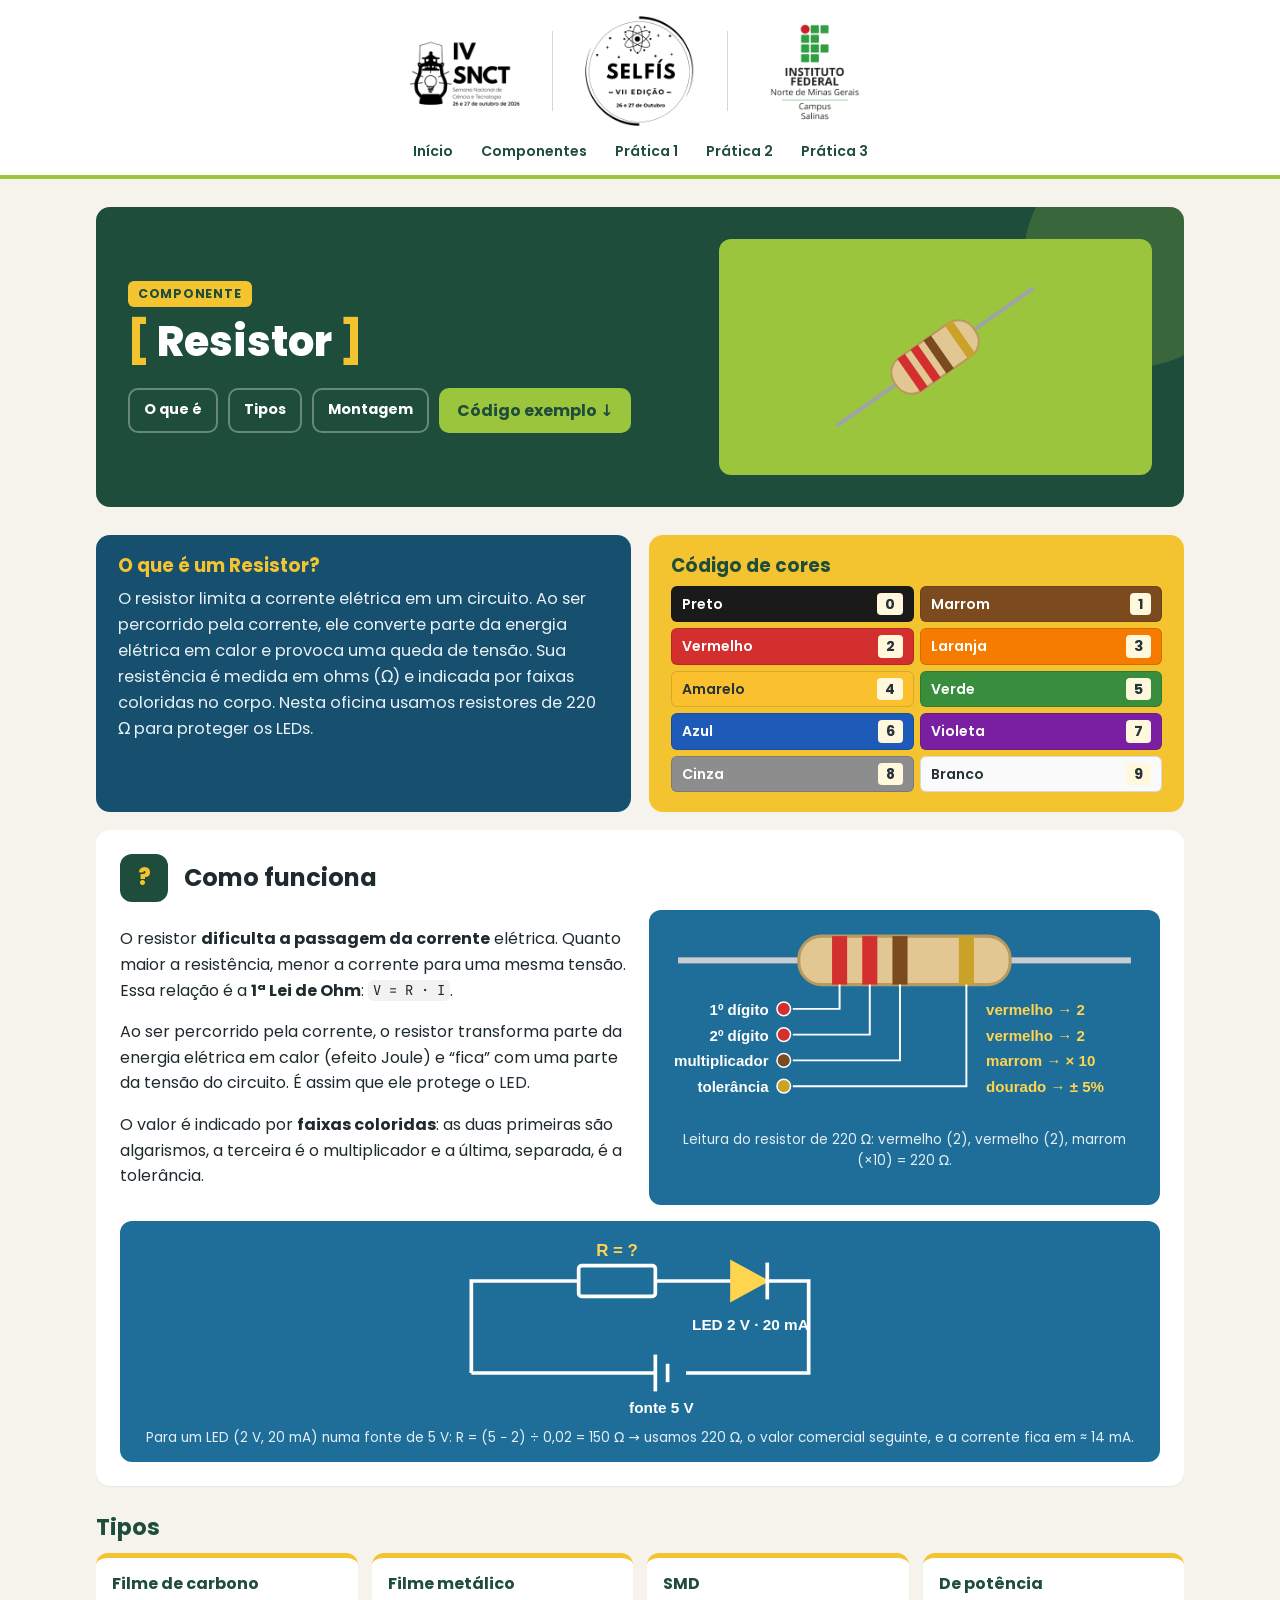
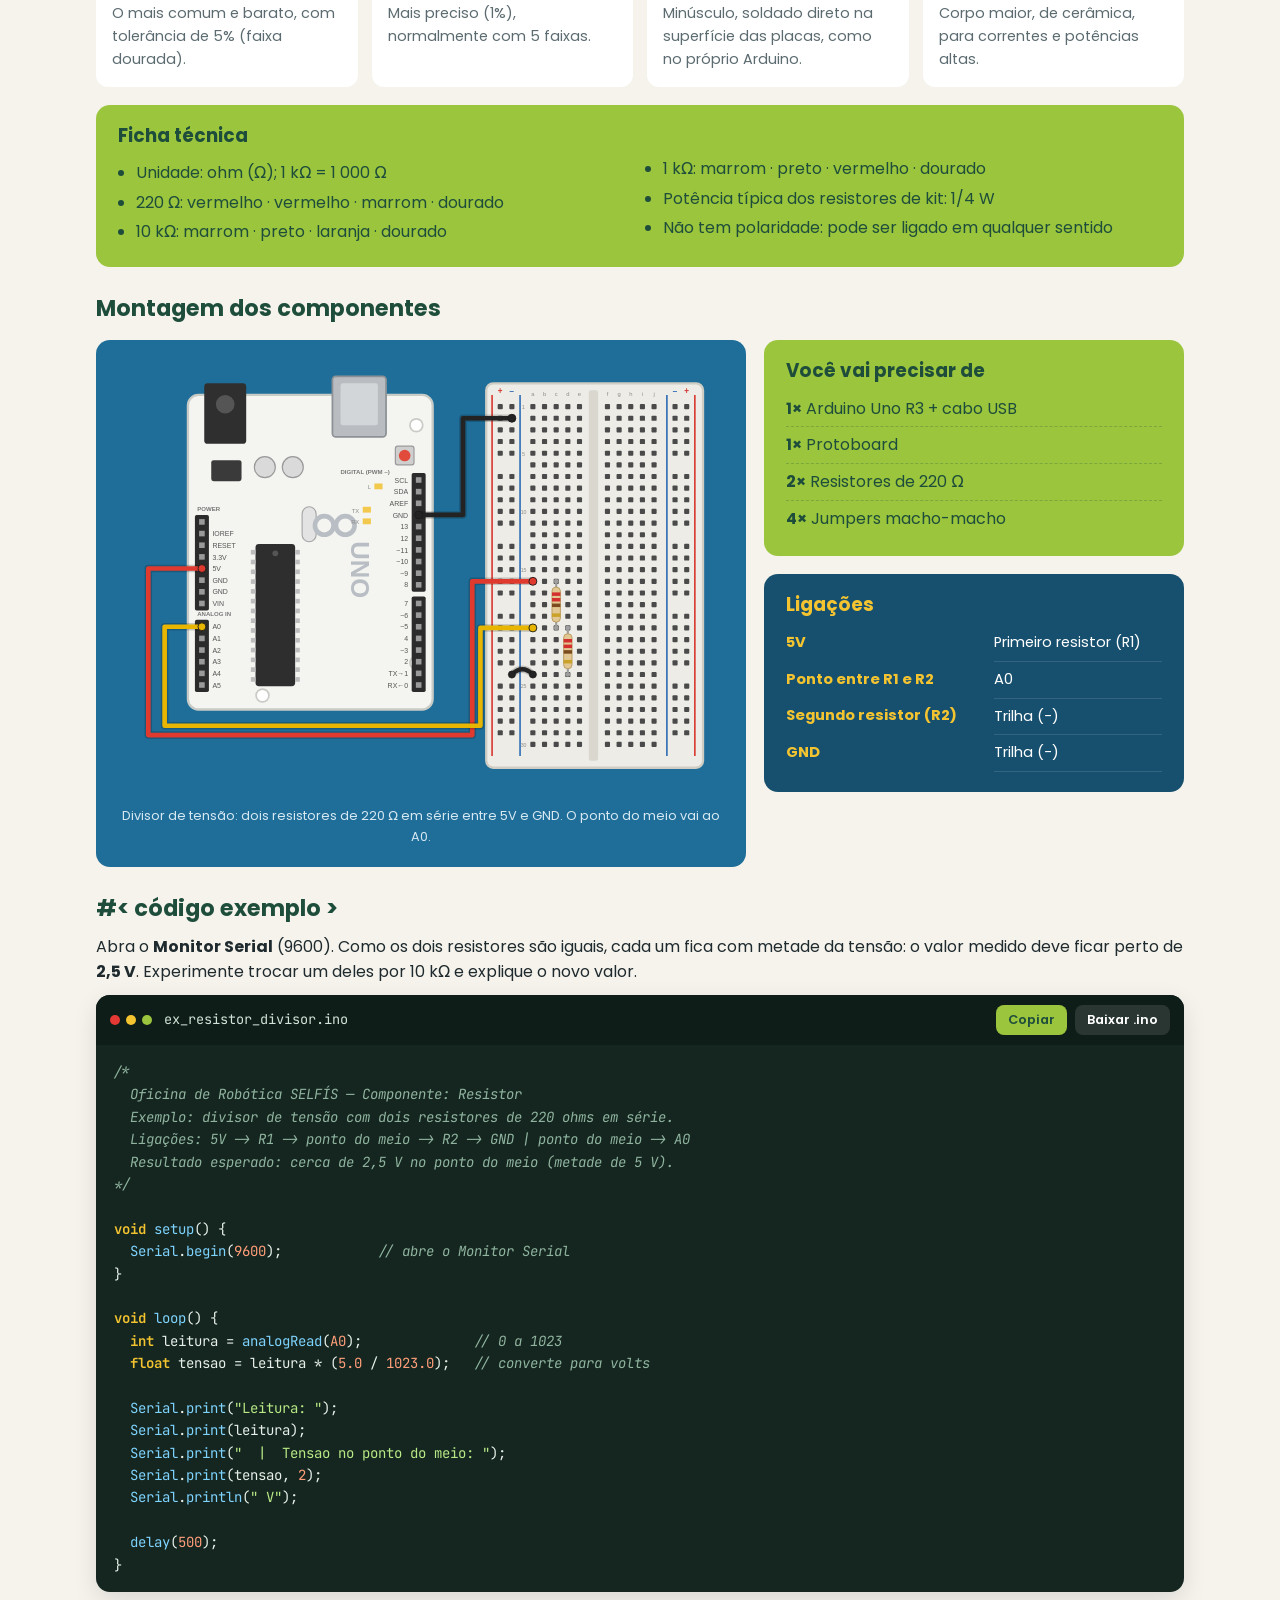
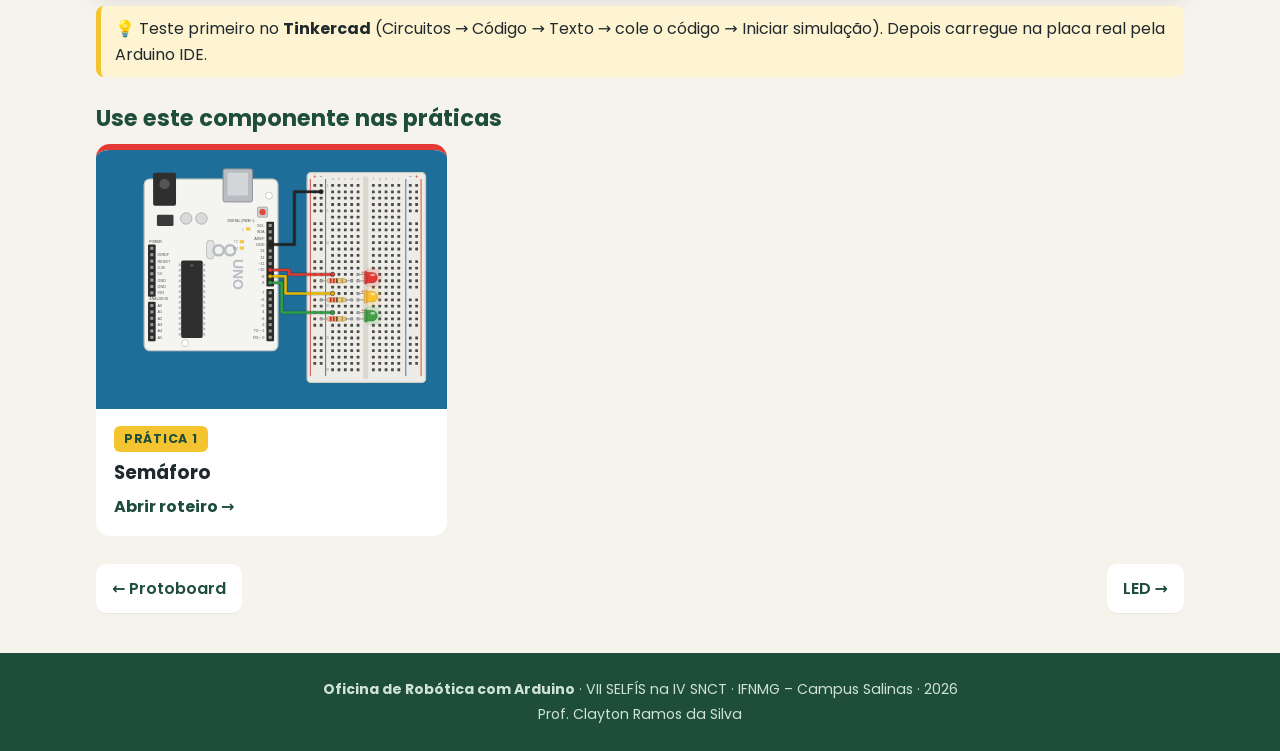
<file: componentes/resistor/index.html>
<!doctype html>
<html lang="pt-BR"><head><meta charset="utf-8"><meta name="viewport" content="width=device-width, initial-scale=1">
<title>Resistor · Componentes · Oficina de Robótica SELFÍS</title><meta name="description" content="O resistor limita a corrente elétrica em um circuito. Ao ser percorrido pela corrente, ele converte parte da energia elétrica em calor e provoca uma queda de tensão. Sua resistência é medida em ohms (Ω) e indicada por faixas coloridas no corpo. Nesta oficina usamos resistores de 220 Ω para proteger os LEDs.">
<link rel="preconnect" href="https://fonts.googleapis.com"><link rel="preconnect" href="https://fonts.gstatic.com" crossorigin>
<link href="https://fonts.googleapis.com/css2?family=Poppins:wght@400;500;600;700;800&family=JetBrains+Mono:wght@400;600&display=swap" rel="stylesheet">
<link rel="stylesheet" href="../../assets/style.css"><link rel="icon" href="../../assets/img/ledBig.svg">
</head><body><header class="top">
  <div class="logos"><span class="logo"><img src="../../assets/logos/logo-snct.png" alt="SNCT" onerror="this.parentNode.classList.add('vazio')"><b>SNCT</b></span><span class="sep"></span><span class="logo"><img src="../../assets/logos/logo-selfis.png" alt="SELFÍS" onerror="this.parentNode.classList.add('vazio')"><b>SELFÍS</b></span><span class="sep"></span><span class="logo"><img src="../../assets/logos/logo-if.png" alt="IFNMG · Campus Salinas" onerror="this.parentNode.classList.add('vazio')"><b>IFNMG · Campus Salinas</b></span></div>
  <nav><a href="../../index.html">Início</a><a href="../../componentes/index.html">Componentes</a><a href="../../pratica-1/index.html">Prática 1</a><a href="../../pratica-2/index.html">Prática 2</a><a href="../../pratica-3/index.html">Prática 3</a></nav>
</header><main>
  <section class="hero comp-hero">
    <div class="hero-txt">
      <span class="tag">Componente</span>
      <h1><span class="br">[</span> Resistor <span class="br">]</span></h1>
      <div class="jump"><a href="#oque" class="cta ghost">O que é</a><a href="#tipos" class="cta ghost">Tipos</a><a href="#montagem" class="cta ghost">Montagem</a><a href="#codigo" class="cta">Código exemplo ↓</a></div>
    </div>
    <div class="comp-img"><img src="../../assets/img/resistorBig.svg" alt="Resistor"></div>
  </section>

  <section id="oque" class="grid2 eq">
    <div class="panel dark"><h2>O que é um Resistor?</h2><p class="txt">O resistor limita a corrente elétrica em um circuito. Ao ser percorrido pela corrente, ele converte parte da energia elétrica em calor e provoca uma queda de tensão. Sua resistência é medida em ohms (Ω) e indicada por faixas coloridas no corpo. Nesta oficina usamos resistores de 220 Ω para proteger os LEDs.</p></div>
    <div class="panel yellow center"><h2>Código de cores</h2><div class="cores"><span style="background:#1A1A1A;color:#fff">Preto<b>0</b></span><span style="background:#7B4A1E;color:#fff">Marrom<b>1</b></span><span style="background:#D32F2F;color:#fff">Vermelho<b>2</b></span><span style="background:#F57C00;color:#fff">Laranja<b>3</b></span><span style="background:#FBC02D;color:#263238">Amarelo<b>4</b></span><span style="background:#388E3C;color:#fff">Verde<b>5</b></span><span style="background:#1E5BB8;color:#fff">Azul<b>6</b></span><span style="background:#7B1FA2;color:#fff">Violeta<b>7</b></span><span style="background:#8D8D8D;color:#fff">Cinza<b>8</b></span><span style="background:#FAFAFA;color:#263238">Branco<b>9</b></span></div></div>
  </section>

  <section class="steps"><div class="step-head"><span class="num">?</span><div><h2>Como funciona</h2></div></div>
    <div class="grid2 eq flat">
      <div><p>O resistor <b>dificulta a passagem da corrente</b> elétrica. Quanto maior a resistência, menor a corrente para uma mesma tensão. Essa relação é a <b>1ª Lei de Ohm</b>: <code>V = R · I</code>.</p><p>Ao ser percorrido pela corrente, o resistor transforma parte da energia elétrica em calor (efeito Joule) e “fica” com uma parte da tensão do circuito. É assim que ele protege o LED.</p><p>O valor é indicado por <b>faixas coloridas</b>: as duas primeiras são algarismos, a terceira é o multiplicador e a última, separada, é a tolerância.</p></div>
      <figure class="fig"><a href="../../assets/img/resistorBands.svg" target="_blank" rel="noopener"><img class="esquema" src="../../assets/img/resistorBands.svg" alt="Para um LED (2 V, 20 mA) numa fonte de 5 V: R = (5 − 2) ÷ 0,02 = 150 Ω → usamos 220 Ω, o valor comercial seguinte, e a corrente fica em ≈ 14 mA."></a><figcaption>Leitura do resistor de 220 Ω: vermelho (2), vermelho (2), marrom (×10) = 220 Ω.</figcaption></figure>
    </div>
    <figure class="fig wide"><a href="../../assets/img/ledCircuit.svg" target="_blank" rel="noopener"><img class="esquema" src="../../assets/img/ledCircuit.svg" alt="Para um LED (2 V, 20 mA) numa fonte de 5 V: R = (5 − 2) ÷ 0,02 = 150 Ω → usamos 220 Ω, o valor comercial seguinte, e a corrente fica em ≈ 14 mA."></a><figcaption>Para um LED (2 V, 20 mA) numa fonte de 5 V: R = (5 − 2) ÷ 0,02 = 150 Ω → usamos 220 Ω, o valor comercial seguinte, e a corrente fica em ≈ 14 mA.</figcaption></figure>
  </section>

  <section id="tipos"><h2 class="sec">Tipos</h2><div class="tipos"><div class="tipo"><h3>Filme de carbono</h3><p>O mais comum e barato, com tolerância de 5% (faixa dourada).</p></div><div class="tipo"><h3>Filme metálico</h3><p>Mais preciso (1%), normalmente com 5 faixas.</p></div><div class="tipo"><h3>SMD</h3><p>Minúsculo, soldado direto na superfície das placas, como no próprio Arduino.</p></div><div class="tipo"><h3>De potência</h3><p>Corpo maior, de cerâmica, para correntes e potências altas.</p></div></div></section>

  <section class="panel lime ficha"><h2>Ficha técnica</h2><ul><li>Unidade: ohm (Ω); 1 kΩ = 1 000 Ω</li><li>220 Ω: vermelho · vermelho · marrom · dourado</li><li>10 kΩ: marrom · preto · laranja · dourado</li><li>1 kΩ: marrom · preto · vermelho · dourado</li><li>Potência típica dos resistores de kit: 1/4 W</li><li>Não tem polaridade: pode ser ligado em qualquer sentido</li></ul></section>

  <section id="montagem"><h2 class="sec">Montagem dos componentes</h2>
    <div class="grid2">
      <div class="panel blue"><a href="../../assets/img/exDivisor.svg" target="_blank" rel="noopener"><img class="esquema" src="../../assets/img/exDivisor.svg" alt="Divisor de tensão: dois resistores de 220 Ω em série entre 5V e GND. O ponto do meio vai ao A0."></a><p class="zoom">Divisor de tensão: dois resistores de 220 Ω em série entre 5V e GND. O ponto do meio vai ao A0.</p></div>
      <div class="side">
        <div class="panel lime"><h2>Você vai precisar de</h2><ul class="comp"><li><b>1×</b> Arduino Uno R3 + cabo USB</li><li><b>1×</b> Protoboard</li><li><b>2×</b> Resistores de 220 Ω</li><li><b>4×</b> Jumpers macho-macho</li></ul></div>
        <div class="panel dark"><h2>Ligações</h2><table class="lig"><tr><th>5V</th><td>Primeiro resistor (R1)</td></tr><tr><th>Ponto entre R1 e R2</th><td>A0</td></tr><tr><th>Segundo resistor (R2)</th><td>Trilha (−)</td></tr><tr><th>GND</th><td>Trilha (−)</td></tr></table></div>
      </div>
    </div>
  </section>

  <section id="codigo"><h2 class="sec">#&lt; código exemplo &gt;</h2><p class="intro">Abra o <b>Monitor Serial</b> (9600). Como os dois resistores são iguais, cada um fica com metade da tensão: o valor medido deve ficar perto de <b>2,5 V</b>. Experimente trocar um deles por 10 kΩ e explique o novo valor.</p><div class="code">
    <div class="code-bar"><span class="dots"><i></i><i></i><i></i></span><span class="fname">ex_resistor_divisor.ino</span>
      <span class="actions"><button class="btn-copy" data-target="ex_resistor_divisor.ino">Copiar</button><a class="btn-dl" href="../../assets/codigos/ex_resistor_divisor.ino" download>Baixar .ino</a></span></div>
    <pre id="ex_resistor_divisor.ino"><code><span class="c">/*
  Oficina de Robótica SELFÍS — Componente: Resistor
  Exemplo: divisor de tensão com dois resistores de 220 ohms em série.
  Ligações: 5V -&gt; R1 -&gt; ponto do meio -&gt; R2 -&gt; GND | ponto do meio -&gt; A0
  Resultado esperado: cerca de 2,5 V no ponto do meio (metade de 5 V).
*/</span>

<span class="k">void</span> <span class="f">setup</span>() {
  <span class="f">Serial</span>.<span class="f">begin</span>(<span class="n">9600</span>);            <span class="c">// abre o Monitor Serial</span>
}

<span class="k">void</span> <span class="f">loop</span>() {
  <span class="k">int</span> leitura = <span class="f">analogRead</span>(<span class="n">A0</span>);              <span class="c">// 0 a 1023</span>
  <span class="k">float</span> tensao = leitura * (<span class="n">5.0</span> / <span class="n">1023.0</span>);   <span class="c">// converte para volts</span>

  <span class="f">Serial</span>.<span class="f">print</span>(<span class="s">"Leitura: "</span>);
  <span class="f">Serial</span>.<span class="f">print</span>(leitura);
  <span class="f">Serial</span>.<span class="f">print</span>(<span class="s">"  |  Tensao no ponto do meio: "</span>);
  <span class="f">Serial</span>.<span class="f">print</span>(tensao, <span class="n">2</span>);
  <span class="f">Serial</span>.<span class="f">println</span>(<span class="s">" V"</span>);

  <span class="f">delay</span>(<span class="n">500</span>);
}
</code></pre>
  </div>
    <p class="alerta">💡 Teste primeiro no <b>Tinkercad</b> (Circuitos → Código → Texto → cole o código → Iniciar simulação). Depois carregue na placa real pela Arduino IDE.</p></section>

  <section><h2 class="sec">Use este componente nas práticas</h2><div class="cards mini">
    <a class="card" href="../../pratica-1/index.html" style="--c:#E53935"><img src="../../assets/img/pratica1.svg" alt=""><div><span class="tag">Prática 1</span><h3>Semáforo</h3><span class="go">Abrir roteiro →</span></div></a>
  </div></section>

  <nav class="pager"><a href="../../componentes/protoboard/index.html">← Protoboard</a><a href="../../componentes/led/index.html">LED →</a></nav></main><footer><p><b>Oficina de Robótica com Arduino</b> · VII SELFÍS na IV SNCT · IFNMG – Campus Salinas · 2026</p><p>Prof. Clayton Ramos da Silva</p></footer><script src="../../assets/app.js"></script></body></html>
</file>
<file: assets/style.css>
:root{
  --dark:#1E4D3B; --dark2:#163a2c; --lime:#9BC53D; --yellow:#F4C430; --blue:#1F6E99; --blue2:#17506F;
  --bg:#F5F3EC; --ink:#1f2a2e; --muted:#5b6b70; --card:#fff; --r:14px;
}
*{box-sizing:border-box}
html{scroll-behavior:smooth}
body{margin:0;background:var(--bg);color:var(--ink);font:16px/1.6 Poppins,system-ui,sans-serif}
main{max-width:1120px;margin:0 auto;padding:0 16px 40px}
a{color:var(--blue)}
code{font-family:"JetBrains Mono",monospace;font-size:.86em;background:#0000000d;padding:.1em .35em;border-radius:5px}
h1,h2,h3{line-height:1.2;margin:0 0 .5em}
img{max-width:100%;display:block}

/* topo */
.top{background:#fff;border-bottom:4px solid var(--lime);position:relative;z-index:10}
.top .logos{max-width:1120px;margin:0 auto;padding:16px 16px 10px;display:flex;align-items:center;justify-content:center;gap:32px;flex-wrap:wrap}
.logo img{height:110px;width:auto;max-width:280px;object-fit:contain}
.logo b{display:none}
.logo.vazio img{display:none}
.logo.vazio b{display:inline-block;font-size:.8rem;font-weight:700;color:var(--dark);border:2px dashed var(--dark);border-radius:8px;padding:6px 10px}
.sep{width:1px;height:80px;background:#d5d9d2}
.top nav{max-width:1120px;margin:0 auto;padding:0 16px 8px;display:flex;justify-content:center;gap:4px;flex-wrap:wrap}
.top nav a{text-decoration:none;color:var(--dark);font-weight:600;font-size:.88rem;padding:4px 12px;border-radius:999px}
.top nav a:hover{background:#9BC53D33}

/* hero */
.hero{margin:28px 0;background:var(--dark);color:#fff;border-radius:var(--r);padding:32px;display:grid;grid-template-columns:1.4fr 1fr;gap:28px;align-items:center;position:relative;overflow:hidden}
.hero::after{content:"";position:absolute;right:-60px;top:-60px;width:220px;height:220px;border-radius:50%;background:var(--c,var(--lime));opacity:.22}
.hero h1{font-size:clamp(1.7rem,4vw,2.6rem);font-weight:800}
.br{color:var(--yellow)}
.tag{display:inline-block;background:var(--yellow);color:var(--dark);font-weight:700;font-size:.78rem;letter-spacing:.06em;text-transform:uppercase;border-radius:6px;padding:3px 10px;margin-bottom:10px}
.lead{font-size:1.06rem;color:#e3efe8;margin:0 0 14px}
.meta{list-style:none;padding:0;margin:0 0 18px;display:flex;flex-wrap:wrap;gap:8px}
.meta li{background:#ffffff14;border:1px solid #ffffff2a;border-radius:999px;padding:3px 12px;font-size:.85rem}
.jump{display:flex;gap:10px;flex-wrap:wrap}
.cta{background:var(--lime);color:var(--dark);font-weight:700;text-decoration:none;padding:10px 18px;border-radius:10px}
.cta.ghost{background:transparent;color:#fff;border:2px solid #ffffff55}
.hero-learn{background:#ffffff10;border-radius:12px;padding:18px 20px;position:relative;z-index:1}
.hero-learn h3{color:var(--lime);font-size:1rem}
.hero-learn ul{margin:0;padding-left:18px}
.hero-learn li{margin:.3em 0}
.hero-learn code{background:#ffffff1f;color:#fff}
.hero-img{background:var(--blue);border-radius:12px;padding:12px;position:relative;z-index:1}

/* painéis */
.grid2{display:grid;grid-template-columns:1.55fr 1fr;gap:18px;margin:18px 0}
.grid2.eq{grid-template-columns:1fr 1fr}
.side{display:grid;gap:18px;align-content:start}
.panel{border-radius:var(--r);padding:20px 22px}
.panel h2{font-size:1.15rem}
.panel.blue{background:var(--blue);color:#fff}
.panel.lime{background:var(--lime);color:var(--dark)}
.panel.dark{background:var(--blue2);color:#fff}
.panel.dark h2{color:var(--yellow)}
.panel.yellow{background:var(--yellow);color:var(--dark)}
.panel.blue h2{color:#fff}
.esquema{width:100%;height:auto}
.comp{list-style:none;padding:0;margin:0}
.comp li{padding:5px 0;border-bottom:1px dashed #1e4d3b40}
.comp li:last-child{border:0}
.lig{width:100%;border-collapse:collapse;font-size:.92rem}
.lig th{color:var(--yellow);text-align:left;white-space:nowrap;padding:6px 10px 6px 0;vertical-align:top}
.lig td{padding:6px 0;border-bottom:1px solid #ffffff1f}
.explica p{color:#e8f1f5}
.explica code{background:#ffffff1f;color:#fff}

/* passos */
.steps{background:#fff;border-radius:var(--r);padding:24px;margin:18px 0;box-shadow:0 1px 0 #0000000d}
.step-head{display:flex;gap:16px;align-items:center;margin-bottom:8px}
.step-head p{margin:0;color:var(--muted)}
.step-head h2{margin:0}
.num{flex:0 0 auto;width:48px;height:48px;border-radius:12px;background:var(--dark);color:var(--yellow);font-weight:800;font-size:1.4rem;display:grid;place-items:center}
.steps ol{counter-reset:s;list-style:none;padding:0;margin:14px 0 0}
.steps ol li{counter-increment:s;position:relative;padding:10px 0 10px 46px;border-top:1px solid #eef0ea}
.steps ol li::before{content:counter(s);position:absolute;left:4px;top:10px;width:28px;height:28px;border-radius:50%;background:var(--lime);color:var(--dark);font-weight:700;font-size:.85rem;display:grid;place-items:center}
.alerta{background:#FFF4D1;border-left:5px solid var(--yellow);padding:10px 14px;border-radius:8px;margin:14px 0 0}

/* código */
.sec{font-size:1.4rem;color:var(--dark);margin:28px 0 12px}
.code{background:#14261f;border-radius:var(--r);overflow:hidden;margin:10px 0;box-shadow:0 8px 24px #0000001c}
.code-bar{display:flex;align-items:center;gap:12px;background:#0f1d18;padding:10px 14px;color:#cfe3d8;font-size:.85rem}
.dots{display:flex;gap:6px}.dots i{width:10px;height:10px;border-radius:50%;background:#E53935}.dots i:nth-child(2){background:var(--yellow)}.dots i:nth-child(3){background:var(--lime)}
.fname{font-family:"JetBrains Mono",monospace;flex:1;overflow:hidden;text-overflow:ellipsis;white-space:nowrap}
.actions{display:flex;gap:8px}
.actions button,.actions a{font:600 .8rem Poppins,sans-serif;border:0;border-radius:8px;padding:6px 12px;cursor:pointer;text-decoration:none;background:var(--lime);color:var(--dark)}
.actions a{background:#ffffff1c;color:#fff}
.actions .ok{background:var(--yellow)}
.code pre{margin:0;padding:16px 18px;overflow:auto;font:14px/1.6 "JetBrains Mono",monospace;color:#e6efe9;max-height:640px}
.code pre code{background:none;padding:0;font-size:inherit}
.code .c{color:#8fb39f;font-style:italic}.code .k{color:#F4C430;font-weight:600}.code .f{color:#7fd3ff}.code .n{color:#ff9e7a}.code .s{color:#b8e986}
.code-note{color:#cfe3d8;padding:0 18px 12px;margin:0;font-size:.85rem}
details{margin-top:12px}
summary{cursor:pointer;font-weight:700;background:var(--dark);color:#fff;padding:8px 14px;border-radius:8px;display:inline-block}
dl{margin:0}dt{font-weight:700;margin-top:10px}dd{margin:2px 0 0}

/* navegação */
.pager{display:flex;justify-content:space-between;gap:12px;margin:28px 0 0;flex-wrap:wrap}
.pager a{background:#fff;border-radius:10px;padding:12px 16px;text-decoration:none;font-weight:600;color:var(--dark);box-shadow:0 1px 0 #0000000d}

/* início */
.cards{display:grid;grid-template-columns:repeat(3,1fr);gap:18px}
.card{background:#fff;border-radius:var(--r);overflow:hidden;text-decoration:none;color:var(--ink);display:flex;flex-direction:column;border-top:6px solid var(--c);transition:transform .15s}
.card:hover{transform:translateY(-3px)}
.card img{background:var(--blue);padding:10px}
.card div{padding:16px 18px}
.card p{color:var(--muted);font-size:.92rem;margin:.3em 0 .8em}
.go{font-weight:700;color:var(--dark)}
.comps{display:grid;grid-template-columns:repeat(3,1fr);gap:18px}
.comp-card{background:#fff;border-radius:var(--r);padding:0 0 16px;overflow:hidden;scroll-margin-top:120px}
.comp-card .ci{background:var(--lime);padding:14px;height:150px;display:grid;place-items:center}
.comp-card .ci img{max-height:122px;width:auto}
.comp-card h3{padding:14px 18px 0;color:var(--dark)}
.comp-card p{padding:0 18px;margin:0;font-size:.9rem;color:var(--muted)}
footer{background:var(--dark);color:#cfe3d8;text-align:center;padding:22px 16px;font-size:.88rem}
footer p{margin:.2em 0}

@media (max-width:860px){
  .hero,.grid2,.grid2.eq{grid-template-columns:1fr}
  .cards,.comps{grid-template-columns:1fr}
  .hero{padding:22px}
  .logo img{height:64px;max-width:120px}
  .top .logos{gap:14px}
  .sep{height:48px}
  .top{position:static}
}
@media print{
  .top nav,.jump,.actions,.pager,footer{display:none}
  .top{position:static;border:0}
  body{background:#fff}
  .hero,.panel,.steps,.code{break-inside:avoid;box-shadow:none}
  .code pre{max-height:none}
  details{display:block}details>*{display:block}
}

.zoom{margin:8px 0 0;font-size:.8rem;color:#d6e8f2;text-align:center}

/* páginas de componentes */
.comp-hero{grid-template-columns:1.3fr 1fr}
.comp-img{background:var(--lime);border-radius:12px;padding:18px;position:relative;z-index:1;display:grid;place-items:center;min-height:200px}
.comp-img img{max-height:230px;width:auto}
.comp-hero .jump .cta.ghost{padding:8px 14px;font-size:.9rem}
.panel .txt{font-size:1.02rem;color:#e8f1f5;margin:0}
.panel.center{display:flex;flex-direction:column;justify-content:center}
.cap{margin:8px 0 0;font-size:.85rem;text-align:center}
.flat{margin:0}
.fig{margin:0;background:var(--blue);border-radius:12px;padding:14px}
.fig figcaption{color:#e3eef5;font-size:.85rem;margin-top:8px;text-align:center}
.fig.wide{margin-top:16px}
.tipos{display:grid;grid-template-columns:repeat(4,1fr);gap:14px}
.tipo{background:#fff;border-radius:12px;padding:16px;border-top:5px solid var(--yellow)}
.tipo h3{font-size:1rem;color:var(--dark)}
.tipo p{margin:0;font-size:.9rem;color:var(--muted)}
.ficha{margin:18px 0}
.ficha ul{columns:2;column-gap:28px;margin:0;padding-left:18px}
.ficha li{break-inside:avoid;margin:.25em 0}
.intro{margin:0 0 10px}
.cores{display:grid;grid-template-columns:1fr 1fr;gap:6px}
.cores span{display:flex;justify-content:space-between;align-items:center;border-radius:6px;padding:6px 10px;font-weight:600;font-size:.88rem;border:1px solid #0002}
.cores b{background:#fff8dc;color:#263238;border-radius:4px;padding:0 8px}
.chips{display:flex;flex-wrap:wrap;gap:10px}
.chip{display:flex;align-items:center;gap:10px;background:#fff;border-radius:999px;padding:6px 16px 6px 6px;text-decoration:none;color:var(--dark);font-weight:600}
.chip img{width:42px;height:42px;object-fit:contain;background:var(--lime);border-radius:50%;padding:4px}
.cards.mini{grid-template-columns:repeat(3,1fr)}
a.comp-card{text-decoration:none;color:var(--ink);display:flex;flex-direction:column}
a.comp-card .go{padding:10px 18px 0}
a.comp-card:hover{transform:translateY(-3px)}
.comp-card{transition:transform .15s}
@media (max-width:860px){
  .comp-hero,.tipos,.cards.mini{grid-template-columns:1fr}
  .ficha ul{columns:1}
}
.fig.wide img{max-width:460px;margin:0 auto}
</file>
